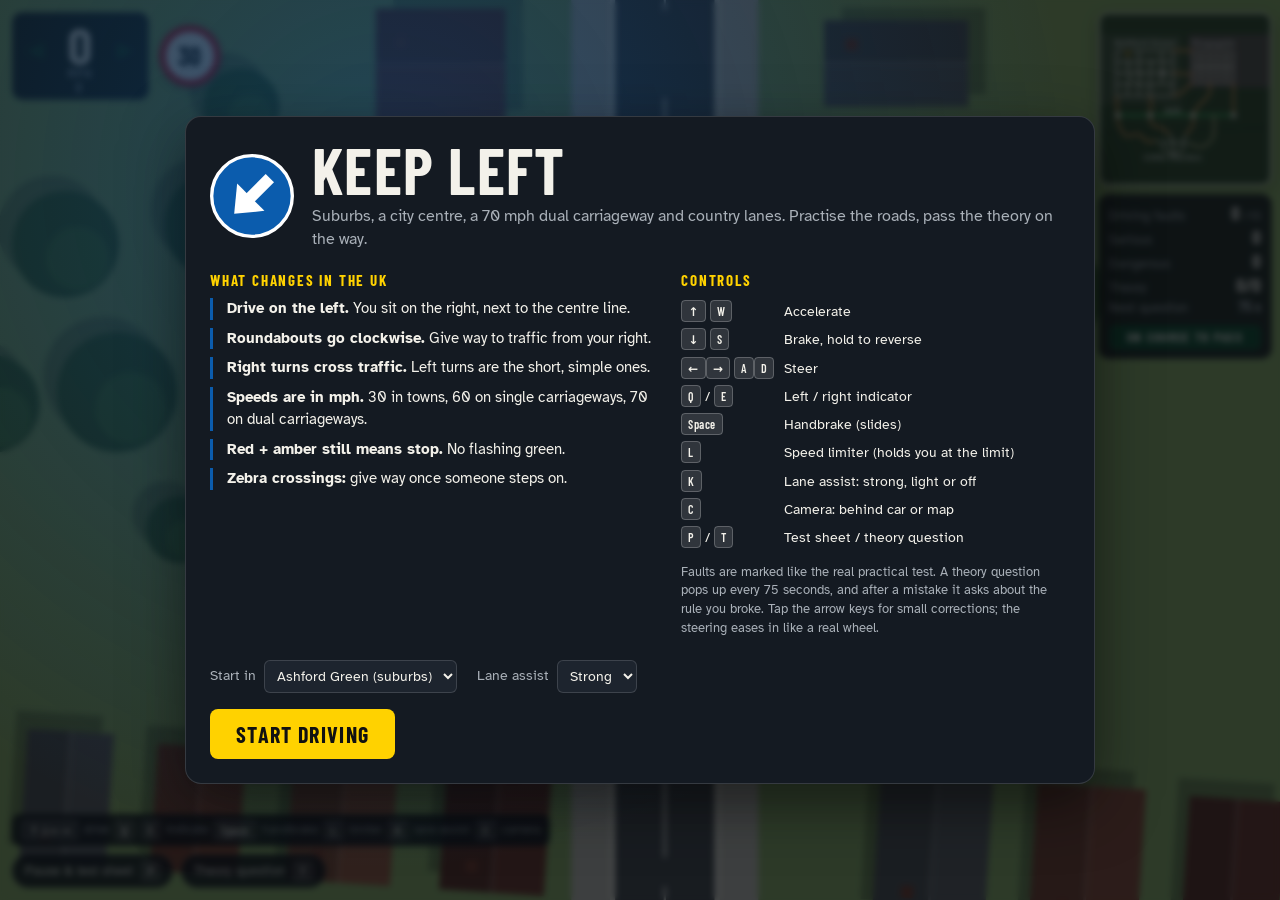
<file: index.html>
<!doctype html>
<html lang="en">
<head>
<meta charset="utf-8">
<meta name="viewport" content="width=device-width, initial-scale=1, viewport-fit=cover">
<title>Keep Left UK</title>
<meta name="claude:viewport-fit-sides" content="cover">
<link rel="preconnect" href="https://fonts.googleapis.com">
<link rel="preconnect" href="https://fonts.gstatic.com" crossorigin>
<link rel="stylesheet" href="https://fonts.googleapis.com/css2?family=Atkinson+Hyperlegible:wght@400;700&family=Barlow+Condensed:wght@500;600;700&display=swap">
<style>/* Layout: full-screen canvas, HUD pinned to the corners. Visual language borrowed from UK road signs:
   blue = information (tips), red-edged white = warnings (faults), green with yellow = theory (primary-route signs). */
:root {
  --ink: #0e1218; --panel: rgba(14, 18, 24, .86); --panel-solid: #141a22; --line: rgba(255, 255, 255, .14);
  --text: #f3f1ea; --muted: #a9b0b8;
  --sign-blue: #0b5cad; --route-green: #00703c; --route-yellow: #ffd200; --sign-red: #d4202a; --amber: #ffb000; --go: #2ee06a;
  --display: 'Barlow Condensed', 'Arial Narrow', 'Roboto Condensed', system-ui, sans-serif;
  --body: 'Atkinson Hyperlegible', system-ui, -apple-system, 'Segoe UI', sans-serif;
  color-scheme: dark;
}
html, body { height: 100%; overflow: hidden; }
body { margin: 0; background: #7da35a; color: var(--text); font: 15px/1.45 var(--body); user-select: none; -webkit-user-select: none; }
canvas#game { position: fixed; inset: 0; display: block; touch-action: none; }
button { font: inherit; color: inherit; cursor: pointer; }
button:focus-visible, select:focus-visible, input:focus-visible { outline: 3px solid var(--route-yellow); outline-offset: 2px; }
kbd { font: 600 12px/1 var(--display); letter-spacing: .04em; padding: 3px 6px; border-radius: 4px; background: rgba(255,255,255,.12); border: 1px solid rgba(255,255,255,.22); color: var(--text); }
[hidden] { display: none !important; }

.hud { position: fixed; z-index: 5; pointer-events: none; }
.hud-tl { top: calc(12px + env(safe-area-inset-top, 0px)); left: max(12px, env(safe-area-inset-left, 0px)); display: flex; gap: 10px; align-items: center; }
.speed-box { display: grid; grid-template-columns: auto auto auto; grid-template-rows: auto auto; align-items: center; gap: 0 10px;
  background: var(--panel); border: 1px solid var(--line); border-radius: 10px; padding: 8px 14px 6px; }
.speed { font-family: var(--display); font-weight: 700; font-size: 52px; line-height: .9; font-variant-numeric: tabular-nums; min-width: 2.2ch; text-align: center; }
.speed small { display: block; font-size: 13px; font-weight: 600; letter-spacing: .14em; color: var(--muted); text-transform: uppercase; }
.speed-box.over .speed { color: #ff6b5e; }
.ind { font-size: 22px; color: rgba(46,224,106,.18); transition: color .05s; }
.ind.on { color: var(--go); text-shadow: 0 0 10px rgba(46,224,106,.8); }
.gear { grid-column: 1 / -1; text-align: center; font: 600 12px/1 var(--display); letter-spacing: .2em; color: var(--muted); margin-top: 2px; }
.limit-sign { width: 62px; height: 62px; border-radius: 50%; background: #fff; box-shadow: inset 0 0 0 7px var(--sign-red), 0 2px 8px rgba(0,0,0,.35);
  display: grid; place-items: center; color: #111; font: 700 26px/1 var(--display); position: relative; overflow: hidden; }
.limit-sign[data-limit="nsl"] { box-shadow: inset 0 0 0 2px #111, 0 2px 8px rgba(0,0,0,.35); }
.limit-sign[data-limit="nsl"]::after { content: ''; position: absolute; width: 140%; height: 10px; background: #111; transform: rotate(-45deg); }

.road-label { position: fixed; z-index: 5; top: calc(118px + env(safe-area-inset-top, 0px)); left: max(12px, env(safe-area-inset-left, 0px)); pointer-events: none;
  display: grid; gap: 2px; text-shadow: 0 1px 3px rgba(0,0,0,.6); }
.road-label b { font: 700 22px/1 var(--display); letter-spacing: .02em; }
.road-label span { font: 600 12px/1 var(--display); letter-spacing: .14em; text-transform: uppercase; color: var(--route-yellow); }
.limiter { align-self: center; background: var(--sign-blue); border: 2px solid #fff; border-radius: 6px; padding: 4px 8px; font: 700 13px/1 var(--display); letter-spacing: .08em; text-transform: uppercase; }
.title-opts { display: flex; flex-wrap: wrap; gap: 12px 20px; align-items: center; margin-bottom: 16px; }
.title-opts label { display: inline-flex; gap: 8px; align-items: center; font-size: 14px; color: var(--muted); }
.title-opts select { font: inherit; padding: 6px 8px; border-radius: 6px; border: 1px solid var(--line); background: #1d242e; color: var(--text); }
.hud-tr { top: calc(12px + env(safe-area-inset-top, 0px)); right: max(12px, env(safe-area-inset-right, 0px)); width: 170px; display: grid; gap: 8px; }
#minimap { width: 170px; height: 170px; border-radius: 10px; border: 2px solid rgba(255,255,255,.7); box-shadow: 0 4px 14px rgba(0,0,0,.35); }
.tally { background: var(--panel); border: 1px solid var(--line); border-radius: 10px; padding: 8px 10px; font-size: 13px; }
.tally .row { display: flex; align-items: baseline; gap: 4px; padding: 1px 0; }
.tally .row span { flex: 1; color: var(--muted); }
.tally .row b { font: 700 18px/1.1 var(--display); font-variant-numeric: tabular-nums; }
.tally .row i { font-style: normal; color: var(--muted); font-size: 12px; }
.tally .row.small b { font-size: 14px; color: var(--muted); }
.verdict { margin-top: 6px; text-align: center; font: 700 13px/1 var(--display); letter-spacing: .1em; text-transform: uppercase; padding: 6px; border-radius: 6px; }
.verdict.pass { background: rgba(0,112,60,.55); }
.verdict.fail { background: rgba(212,32,42,.6); }

.hud-bl { bottom: calc(12px + env(safe-area-inset-bottom, 0px)); left: max(12px, env(safe-area-inset-left, 0px)); display: grid; gap: 8px; pointer-events: auto; }
.keys { background: var(--panel); border-radius: 8px; padding: 6px 10px; font-size: 12px; color: var(--muted); display: flex; flex-wrap: wrap; gap: 4px 6px; align-items: center; max-width: 60vw; }
.btns { display: flex; gap: 8px; flex-wrap: wrap; }
.chip { background: var(--panel); border: 1px solid var(--line); border-radius: 999px; padding: 6px 12px; font-size: 13px; display: inline-flex; gap: 8px; align-items: center; }
.chip:hover { border-color: rgba(255,255,255,.4); }

.faults { position: fixed; z-index: 6; top: calc(12px + env(safe-area-inset-top, 0px)); left: 50%; transform: translateX(-50%); width: min(440px, calc(100vw - 420px)); display: grid; gap: 8px; pointer-events: none; }
.fault { background: #fff; color: #111; border-radius: 8px; padding: 9px 12px 10px; box-shadow: 0 6px 20px rgba(0,0,0,.35); border-left: 8px solid var(--amber); animation: drop .25s ease-out; transition: opacity .4s, transform .4s; }
.fault.serious { border-left-color: var(--sign-red); }
.fault.dangerous { border-left-color: #111; background: #ffe9e7; }
.fault.out { opacity: 0; transform: translateY(-8px); }
.fault-sev { font: 700 12px/1 var(--display); letter-spacing: .12em; text-transform: uppercase; color: #6b6b6b; }
.fault.serious .fault-sev, .fault.dangerous .fault-sev { color: var(--sign-red); }
.fault-msg { font-weight: 700; font-size: 16px; margin: 3px 0 2px; }
.fault-tip { font-size: 13px; color: #333; }
@keyframes drop { from { opacity: 0; transform: translateY(-10px); } }

.toast { position: fixed; z-index: 7; top: 40%; left: 50%; transform: translate(-50%, -50%); background: var(--panel); padding: 8px 16px; border-radius: 8px; font-weight: 700; }
.keep-left { position: fixed; z-index: 6; left: 50%; top: 30%; transform: translate(-50%, -50%); display: grid; justify-items: center; gap: 6px; pointer-events: none; animation: pulse .6s ease-in-out infinite alternate; }
.keep-left svg { width: 96px; height: 96px; filter: drop-shadow(0 4px 12px rgba(0,0,0,.5)); }
.keep-left div { font: 700 22px/1 var(--display); letter-spacing: .14em; background: var(--sign-blue); padding: 6px 12px; border-radius: 6px; border: 2px solid #fff; }
@keyframes pulse { to { transform: translate(-50%, -50%) scale(1.07); } }

.tip { position: fixed; z-index: 6; bottom: calc(18px + env(safe-area-inset-bottom, 0px)); left: 50%; transform: translateX(-50%); width: min(560px, calc(100vw - 32px));
  background: var(--sign-blue); border: 2px solid #fff; border-radius: 8px; padding: 10px 14px; display: flex; gap: 12px; align-items: flex-start; box-shadow: 0 6px 20px rgba(0,0,0,.35); pointer-events: none; }
.tip b { flex: none; width: 24px; height: 24px; border-radius: 50%; background: #fff; color: var(--sign-blue); display: grid; place-items: center; font: 700 16px/1 Georgia, serif; font-style: italic; }
.tip.in { animation: rise .3s ease-out; }
@keyframes rise { from { opacity: 0; transform: translate(-50%, 10px); } }

.overlay { position: fixed; z-index: 20; inset: 0; display: grid; place-items: center; background: rgba(8, 12, 16, .55); backdrop-filter: blur(3px);
  padding: calc(16px + env(safe-area-inset-top, 0px)) max(16px, env(safe-area-inset-right, 0px)) calc(16px + env(safe-area-inset-bottom, 0px)) max(16px, env(safe-area-inset-left, 0px)); overflow: auto; }
.go { background: var(--route-yellow); color: #111; border: 0; border-radius: 8px; padding: 10px 18px; font: 700 17px/1 var(--display); letter-spacing: .06em; text-transform: uppercase; display: inline-flex; gap: 10px; align-items: center; }
.go kbd { background: rgba(0,0,0,.1); border-color: rgba(0,0,0,.25); color: #111; }
.go:hover { filter: brightness(1.06); }
.ghost { background: transparent; border: 1px solid var(--line); border-radius: 8px; padding: 10px 16px; }

/* Theory card: a primary-route sign. */
.q-card { width: min(640px, 100%); background: var(--route-green); border: 4px solid #fff; border-radius: 14px; padding: 18px 20px 16px; box-shadow: 0 0 0 3px var(--route-green), 0 20px 50px rgba(0,0,0,.5); }
.q-head { display: flex; gap: 10px; align-items: center; font: 600 15px/1 var(--display); letter-spacing: .06em; text-transform: uppercase; }
.route { background: var(--route-yellow); color: #111; padding: 4px 8px; border-radius: 4px; font-weight: 700; }
.q-card h2 { font: 700 24px/1.25 var(--body); margin: 14px 0 14px; text-wrap: balance; }
.answers { display: grid; gap: 8px; }
.ans { display: flex; gap: 12px; align-items: center; text-align: left; background: rgba(0,0,0,.18); border: 2px solid rgba(255,255,255,.55); border-radius: 8px; padding: 10px 12px; font-size: 16px; }
.ans b { flex: none; width: 28px; height: 28px; border-radius: 4px; background: var(--route-yellow); color: #111; display: grid; place-items: center; font: 700 17px/1 var(--display); }
.ans:hover:not(:disabled) { background: rgba(0,0,0,.3); border-color: #fff; }
.ans:disabled { cursor: default; opacity: .7; }
.ans.correct { opacity: 1; background: #fff; color: #0a3d22; border-color: #fff; }
.ans.correct b { background: var(--route-green); color: #fff; }
.ans.wrong { opacity: 1; background: var(--sign-red); border-color: #fff; }
.q-feedback { margin-top: 12px; padding: 10px 12px; border-radius: 8px; background: rgba(0,0,0,.25); font-size: 15px; }
.q-feedback.right strong { color: var(--route-yellow); }
.q-feedback.wrong strong { color: #ffb3ad; }
.q-foot { display: flex; justify-content: space-between; align-items: center; gap: 12px; margin-top: 12px; font-size: 13px; color: rgba(255,255,255,.75); flex-wrap: wrap; }

/* Test sheet. */
.sheet { width: min(760px, 100%); max-height: 100%; overflow: auto; background: #f6f4ee; color: #16191d; border-radius: 12px; padding: 18px 20px; box-shadow: 0 20px 50px rgba(0,0,0,.5); }
.sheet-head h2 { font: 700 28px/1 var(--display); letter-spacing: .04em; text-transform: uppercase; margin: 0 0 4px; }
.sheet-head span { color: #555; font-size: 14px; }
#sheetSummary { display: flex; gap: 16px; align-items: center; margin: 14px 0; flex-wrap: wrap; }
.result { font: 700 34px/1 var(--display); letter-spacing: .1em; padding: 10px 16px; border-radius: 8px; color: #fff; }
.result.pass { background: var(--route-green); } .result.fail { background: var(--sign-red); }
.sum-grid { display: flex; gap: 18px; flex-wrap: wrap; }
.sum-grid div { display: grid; }
.sum-grid b { font: 700 26px/1 var(--display); font-variant-numeric: tabular-nums; }
.sum-grid span { font-size: 12px; color: #555; }
.table-wrap { overflow-x: auto; }
.dl25 { width: 100%; border-collapse: collapse; font-size: 14px; }
.dl25 th, .dl25 td { border: 1px solid #c9c4b6; padding: 6px 8px; text-align: left; vertical-align: middle; }
.dl25 thead th { background: #e6e1d3; font: 700 13px/1 var(--display); letter-spacing: .08em; text-transform: uppercase; }
.dl25 tbody th { font-weight: 700; white-space: nowrap; }
.dl25 .tally { font: 700 18px/1 var(--display); letter-spacing: 2px; color: #1d4e89; background: none; border-radius: 0; padding: 6px 8px; }
.dl25 .box { width: 34px; text-align: center; font: 700 18px/1 var(--display); }
.dl25 .box.marked { background: #ffd9d6; color: var(--sign-red); } .dl25 .box.marked.d { background: #16191d; color: #fff; }
.dl25 .last { color: #444; font-size: 13px; }
.dl25 .empty { text-align: center; color: #555; padding: 14px; }
.review { margin-top: 12px; font-size: 14px; }
.review h3 { font: 700 16px/1 var(--display); letter-spacing: .06em; text-transform: uppercase; margin: 8px 0; }
.review p { margin: 6px 0; padding-left: 10px; border-left: 3px solid var(--route-green); }
.settings { display: flex; flex-wrap: wrap; gap: 10px 18px; margin-top: 14px; padding-top: 12px; border-top: 1px solid #d8d3c5; font-size: 14px; align-items: center; }
.settings label { display: inline-flex; gap: 8px; align-items: center; }
.settings select { font: inherit; padding: 4px 6px; border-radius: 6px; border: 1px solid #b9b3a3; background: #fff; color: #111; color-scheme: light; }
.sheet-foot { display: flex; justify-content: flex-end; gap: 10px; margin-top: 16px; }
.sheet .ghost { border-color: #b9b3a3; color: #16191d; }

/* Title. */
.title { background: radial-gradient(circle at 30% 20%, rgba(11,92,173,.35), transparent 60%), rgba(8, 12, 16, .72); }
.title-card { width: min(860px, 100%); background: var(--panel-solid); border: 1px solid var(--line); border-radius: 16px; padding: 24px; box-shadow: 0 20px 60px rgba(0,0,0,.5); }
.brand { display: flex; gap: 18px; align-items: center; }
.brand svg { width: 84px; height: 84px; flex: none; }
.brand h1 { font: 700 64px/0.9 var(--display); letter-spacing: .02em; text-transform: uppercase; margin: 0; }
.brand p { margin: 6px 0 0; color: var(--muted); font-size: 16px; }
.cols { display: grid; grid-template-columns: 1.15fr 1fr; gap: 24px; margin: 22px 0; }
.cols section { min-width: 0; }
.cols h3 { font: 700 15px/1 var(--display); letter-spacing: .12em; text-transform: uppercase; color: var(--route-yellow); margin: 0 0 10px; }
.diff { list-style: none; padding: 0; margin: 0; display: grid; gap: 8px; }
.diff li { padding-left: 14px; border-left: 3px solid var(--sign-blue); }
.ctrl { border-collapse: collapse; font-size: 14px; }
.ctrl td { padding: 4px 10px 4px 0; }
.ctrl td:first-child { white-space: nowrap; }
.note { color: var(--muted); font-size: 13px; margin: 10px 0 0; }
.go.big { font-size: 22px; padding: 14px 26px; }

/* Touch controls. */
.touch { position: fixed; z-index: 8; left: 0; right: 0; bottom: 0; display: flex; justify-content: space-between; align-items: flex-end;
  padding: 0 max(12px, env(safe-area-inset-right, 0px)) calc(12px + env(safe-area-inset-bottom, 0px)) max(12px, env(safe-area-inset-left, 0px)); pointer-events: none; }
.touch .pad { display: flex; gap: 10px; pointer-events: auto; }
.touch button { width: 70px; height: 70px; border-radius: 50%; border: 2px solid rgba(255,255,255,.6); background: rgba(14,18,24,.55); font-size: 24px; touch-action: none; }
.touch button.small { width: 50px; height: 50px; font-size: 16px; }
.touch button.down { background: rgba(255,210,0,.6); color: #111; }
.touch:not([hidden]) ~ .hud-bl .keys { display: none; }

@media (max-width: 760px) {
  .cols { grid-template-columns: 1fr; }
  .brand h1 { font-size: 44px; }
  .hud-tr { width: 120px; } #minimap { width: 120px; height: 120px; }
  .tally { font-size: 11px; } .tally .row b { font-size: 15px; }
  .faults { width: calc(100vw - 164px); left: max(12px, env(safe-area-inset-left, 0px)); transform: none; top: calc(110px + env(safe-area-inset-top, 0px)); }
  .fault-msg { font-size: 14px; } .fault-tip { font-size: 12px; }
  .speed { font-size: 38px; } .limit-sign { width: 48px; height: 48px; font-size: 20px; }
  .road-label { top: calc(96px + env(safe-area-inset-top, 0px)); } .road-label b { font-size: 17px; }
  .keys { display: none; }
  .hud-bl { bottom: calc(152px + env(safe-area-inset-bottom, 0px)); }
  .tip { bottom: calc(196px + env(safe-area-inset-bottom, 0px)); font-size: 13px; padding: 8px 10px; }
  .touch button { width: 58px; height: 58px; font-size: 20px; }
  .touch button.small { width: 40px; height: 40px; font-size: 14px; }
  .touch .pad { gap: 8px; }
  .touch .pad.mid { flex-direction: column; gap: 6px; }
  .chip { font-size: 12px; padding: 5px 10px; }
  .chip kbd { display: none; }
}
@media (prefers-reduced-motion: reduce) { .keep-left, .fault, .tip.in { animation: none; } }
</style>
</head>
<body>

<canvas id="game" aria-label="Top-down view of the town and your car"></canvas>

<div class="hud hud-tl">
  <div class="speed-box" id="speedBox">
    <div class="ind" id="indL" aria-label="Left indicator">◀</div>
    <div class="speed"><span id="speed">0</span><small>mph</small></div>
    <div class="ind" id="indR" aria-label="Right indicator">▶</div>
    <div class="gear" id="gear">D</div>
  </div>
  <div class="limit-sign" id="limitSign" data-limit="30" title="Current speed limit"><span>30</span></div>
  <div class="limiter" id="limiter" hidden>Limiter</div>
</div>
<div class="road-label" aria-live="polite"><b id="roadName"></b><span id="district"></span></div>

<div class="hud hud-tr">
  <canvas id="minimap" width="200" height="200" aria-label="Map"></canvas>
  <div class="tally">
    <div class="row"><span>Driving faults</span><b id="tMinor">0</b><i>/15</i></div>
    <div class="row"><span>Serious</span><b id="tSerious">0</b></div>
    <div class="row"><span>Dangerous</span><b id="tDanger">0</b></div>
    <div class="row"><span>Theory</span><b id="tTheory">0/0</b></div>
    <div class="row small"><span>Next question</span><b id="qNext">–</b></div>
    <div class="verdict pass" id="verdict">On course to pass</div>
  </div>
</div>

<div id="faults" class="faults" aria-live="polite"></div>
<div id="toast" class="toast" hidden></div>
<div id="keepLeft" class="keep-left" hidden>
  <svg viewBox="0 0 100 100" aria-hidden="true"><circle cx="50" cy="50" r="48" fill="#0b5cad" stroke="#fff" stroke-width="4"/><g transform="rotate(45 50 50)" fill="#fff"><rect x="43" y="20" width="14" height="36"/><path d="M27 52 H73 L50 80 Z"/></g></svg>
  <div>KEEP LEFT</div>
</div>
<div id="tip" class="tip" hidden><b>i</b><span id="tipText"></span></div>

<div class="hud hud-bl">
  <div class="keys"><kbd>↑↓←→</kbd> drive <kbd>Q</kbd><kbd>E</kbd> indicate <kbd>Space</kbd> handbrake <kbd>L</kbd> limiter <kbd>K</kbd> lane assist <kbd>C</kbd> camera</div>
  <div class="btns"><button id="pauseBtn" class="chip">Pause &amp; test sheet <kbd>P</kbd></button><button id="quizBtn" class="chip">Theory question <kbd>T</kbd></button></div>
</div>

<div id="touch" class="touch" hidden>
  <div class="pad left"><button id="tLeft" aria-label="Steer left">◀</button><button id="tRight" aria-label="Steer right">▶</button></div>
  <div class="pad mid"><button id="tIndL" class="small" aria-label="Left indicator">⇦</button><button id="tHand" class="small" aria-label="Handbrake">HB</button><button id="tIndR" class="small" aria-label="Right indicator">⇨</button></div>
  <div class="pad right"><button id="tBrake" aria-label="Brake">▼</button><button id="tGas" aria-label="Accelerate">▲</button></div>
</div>

<div id="question" class="overlay" hidden>
  <div class="q-card" role="dialog" aria-modal="true" aria-labelledby="qText">
    <div class="q-head"><span class="route">THEORY</span><span id="qTopic">Roundabouts</span></div>
    <h2 id="qText">Question</h2>
    <div id="qAnswers" class="answers"></div>
    <div id="qFeedback" class="q-feedback" hidden></div>
    <div class="q-foot"><span>Press 1–4 to answer</span><button id="qContinue" class="go" hidden>Back to driving <kbd>Enter</kbd></button></div>
  </div>
</div>

<div id="pause" class="overlay" hidden>
  <div class="sheet" role="dialog" aria-modal="true" aria-labelledby="sheetTitle">
    <div class="sheet-head"><h2 id="sheetTitle">Test sheet</h2><span>Marked the way a UK examiner would: 15 or fewer driving faults and no serious or dangerous faults is a pass.</span></div>
    <div id="sheetSummary"></div>
    <div class="table-wrap"><table class="dl25"><thead><tr><th>Category</th><th>Driving faults</th><th>S</th><th>D</th><th>Latest</th></tr></thead><tbody id="sheetRows"></tbody></table></div>
    <div id="sheetReview" class="review"></div>
    <div class="settings">
      <label for="qInterval">Theory questions
        <select id="qInterval"><option value="45">Every 45 s</option><option value="75">Every 75 s</option><option value="120">Every 2 min</option><option value="240">Every 4 min</option><option value="0">Off (press T)</option></select></label>
      <label for="assistMode">Lane assist
        <select id="assistMode"><option value="strong">Strong: keeps you centred</option><option value="light">Light: lines you up</option><option value="off">Off</option></select></label>
      <label for="camMode">Camera
        <select id="camMode"><option value="chase">Behind the car</option><option value="north">North up (map)</option></select></label>
      <label class="check" for="tipsOn"><input type="checkbox" id="tipsOn"> Coaching tips</label>
      <label class="check" for="soundOn"><input type="checkbox" id="soundOn"> Sound</label>
    </div>
    <div class="sheet-foot"><button id="restartBtn" class="ghost">New session</button><button id="resumeBtn" class="go">Resume driving <kbd>P</kbd></button></div>
  </div>
</div>

<div id="title" class="overlay title">
  <div class="title-card">
    <div class="brand">
      <svg viewBox="0 0 100 100" aria-hidden="true"><circle cx="50" cy="50" r="48" fill="#0b5cad" stroke="#fff" stroke-width="4"/><g transform="rotate(45 50 50)" fill="#fff"><rect x="43" y="20" width="14" height="36"/><path d="M27 52 H73 L50 80 Z"/></g></svg>
      <div><h1>Keep Left</h1><p>Suburbs, a city centre, a 70 mph dual carriageway and country lanes. Practise the roads, pass the theory on the way.</p></div>
    </div>
    <div class="cols">
      <section>
        <h3>What changes in the UK</h3>
        <ul class="diff">
          <li><b>Drive on the left.</b> You sit on the right, next to the centre line.</li>
          <li><b>Roundabouts go clockwise.</b> Give way to traffic from your right.</li>
          <li><b>Right turns cross traffic.</b> Left turns are the short, simple ones.</li>
          <li><b>Speeds are in mph.</b> 30 in towns, 60 on single carriageways, 70 on dual carriageways.</li>
          <li><b>Red + amber still means stop.</b> No flashing green.</li>
          <li><b>Zebra crossings:</b> give way once someone steps on.</li>
        </ul>
      </section>
      <section>
        <h3>Controls</h3>
        <table class="ctrl">
          <tr><td><kbd>↑</kbd> <kbd>W</kbd></td><td>Accelerate</td></tr>
          <tr><td><kbd>↓</kbd> <kbd>S</kbd></td><td>Brake, hold to reverse</td></tr>
          <tr><td><kbd>←</kbd><kbd>→</kbd> <kbd>A</kbd><kbd>D</kbd></td><td>Steer</td></tr>
          <tr><td><kbd>Q</kbd> / <kbd>E</kbd></td><td>Left / right indicator</td></tr>
          <tr><td><kbd>Space</kbd></td><td>Handbrake (slides)</td></tr>
          <tr><td><kbd>L</kbd></td><td>Speed limiter (holds you at the limit)</td></tr>
          <tr><td><kbd>K</kbd></td><td>Lane assist: strong, light or off</td></tr>
          <tr><td><kbd>C</kbd></td><td>Camera: behind car or map</td></tr>
          <tr><td><kbd>P</kbd> / <kbd>T</kbd></td><td>Test sheet / theory question</td></tr>
        </table>
        <p class="note">Faults are marked like the real practical test. A theory question pops up every 75 seconds, and after a mistake it asks about the rule you broke. Tap the arrow keys for small corrections; the steering eases in like a real wheel.</p>
      </section>
    </div>
    <div class="title-opts">
      <label for="startAt">Start in
        <select id="startAt"><option value="suburb">Ashford Green (suburbs)</option><option value="city">Kingsgate (city centre)</option><option value="bypass">Near the A40 bypass</option><option value="village">Little Mardon (village)</option></select></label>
      <label for="assistTitle">Lane assist
        <select id="assistTitle"><option value="strong">Strong</option><option value="light">Light</option><option value="off">Off</option></select></label>
    </div>
    <button id="startBtn" class="go big">Start driving</button>
  </div>
</div>
<script>// UK theory-test style questions. Each: t = topic, q = question, a = answers, c = index of the correct answer,
// e = explanation shown after answering (with the Highway Code rule where one applies).
// Topics match the fault categories so a question can follow a related mistake.
const QUESTIONS = [
  // ---- Speed limits & stopping distances
  { t: 'speed', q: 'What is the national speed limit for a car on a single carriageway road?',
    a: ['60 mph', '50 mph', '70 mph', '40 mph'], c: 0,
    e: 'Cars: 30 mph in built-up areas, 60 mph on single carriageways, 70 mph on dual carriageways and motorways (Rule 124).' },
  { t: 'speed', q: 'What is the national speed limit for a car on a dual carriageway?',
    a: ['70 mph', '60 mph', '50 mph', '80 mph'], c: 0,
    e: 'Dual carriageways and motorways are 70 mph for cars unless signs show a lower limit (Rule 124).' },
  { t: 'speed', q: 'You are in a built-up area with street lights and see no speed limit signs. What is the limit?',
    a: ['30 mph', '20 mph', '40 mph', '60 mph'], c: 0,
    e: 'Street lights usually mean a 30 mph limit unless signs say otherwise (Rule 124).' },
  { t: 'speed', q: 'What is the typical overall stopping distance at 30 mph on a dry road?',
    a: ['23 metres (75 feet)', '12 metres (40 feet)', '36 metres (118 feet)', '53 metres (175 feet)'], c: 0,
    e: '30 mph: 9 m thinking + 14 m braking = 23 m. That is about six car lengths (Rule 126).' },
  { t: 'speed', q: 'What is the typical overall stopping distance at 70 mph on a dry road?',
    a: ['96 metres (315 feet)', '73 metres (240 feet)', '53 metres (175 feet)', '120 metres (394 feet)'], c: 0,
    e: '70 mph: 21 m thinking + 75 m braking = 96 m, about 24 car lengths (Rule 126).' },
  { t: 'speed', q: 'What is the typical overall stopping distance at 60 mph on a dry road?',
    a: ['73 metres (240 feet)', '53 metres (175 feet)', '96 metres (315 feet)', '36 metres (118 feet)'], c: 0,
    e: '60 mph: 18 m thinking + 55 m braking = 73 m (Rule 126).' },
  { t: 'speed', q: 'UK speed limit signs and speedometers use which unit?',
    a: ['Miles per hour', 'Kilometres per hour', 'Either, depending on the road', 'Knots'], c: 0,
    e: 'UK limits are in mph. 30 mph ≈ 48 km/h, 60 mph ≈ 97 km/h, 70 mph ≈ 113 km/h. Distances on signs are in miles and yards.' },
  { t: 'speed', q: 'A sign shows a white circle with a black diagonal stripe. What does it mean?',
    a: ['National speed limit applies', 'End of all restrictions, no limit', 'No overtaking', 'Motorway ends'], c: 0,
    e: 'It means the national limit for that type of road and vehicle: 60 mph single carriageway, 70 mph dual carriageway for cars.' },

  // ---- Following distance & safety
  { t: 'safety', q: 'In good, dry conditions, what gap should you leave to the vehicle in front?',
    a: ['At least a two-second gap', 'At least one second', 'One car length', 'At least five seconds'], c: 0,
    e: 'Leave at least two seconds in dry conditions, at least double in the wet, and up to ten times on icy roads (Rule 126).' },
  { t: 'safety', q: 'How should your following gap change on a wet road?',
    a: ['At least double it', 'Keep it the same', 'Halve it, as tyres grip less', 'Ten times it'], c: 0,
    e: 'On wet roads the gap should be at least doubled (Rule 126). Icy roads can need up to ten times the dry gap.' },
  { t: 'safety', q: 'You are overtaking a cyclist at 30 mph. What is the minimum space you should leave?',
    a: ['At least 1.5 metres', 'At least 0.5 metres', 'One car width is never needed', 'At least 5 metres'], c: 0,
    e: 'Since 2022 the Highway Code says leave at least 1.5 m when overtaking cyclists at up to 30 mph, and more at higher speeds (Rule 163).' },
  { t: 'safety', q: 'How long should you drive before taking a break on a long journey?',
    a: ['A break of at least 15 minutes every two hours', 'Every four hours', 'Only when you feel tired', 'Every 30 minutes'], c: 0,
    e: 'Rule 91 recommends at least a 15-minute break after every two hours of driving.' },
  { t: 'safety', q: 'What is the "Dutch Reach"?',
    a: ['Opening the car door with the hand furthest from it, so you look back for cyclists', 'Reaching for the handbrake with your left hand', 'Checking the left mirror before turning left', 'A Dutch-style roundabout'], c: 0,
    e: 'Using the far hand turns your body so you see cyclists and pedestrians before opening the door (Rule 239).' },
  { t: 'safety', q: 'When may you use front or rear fog lights?',
    a: ['When visibility is seriously reduced, generally under 100 metres', 'Whenever it is dark', 'When it is raining lightly', 'On any motorway at night'], c: 0,
    e: 'Use fog lights when visibility is seriously reduced, generally under 100 m, and switch them off when it improves (Rule 226).' },

  // ---- Roundabouts
  { t: 'roundabout', q: 'Which way do you travel round a roundabout in the UK?',
    a: ['Clockwise (turn left onto it)', 'Anticlockwise (turn right onto it)', 'Either way if it is clear', 'Depends on the size'], c: 0,
    e: 'UK roundabouts go clockwise. You turn left onto them and give way to traffic coming from your right (Rule 185).' },
  { t: 'roundabout', q: 'At a roundabout, who normally has priority?',
    a: ['Traffic already on the roundabout, coming from your right', 'Traffic coming from your left', 'Whoever arrives first', 'The larger vehicle'], c: 0,
    e: 'Give priority to traffic approaching from your right unless signs or road markings say otherwise (Rule 185).' },
  { t: 'roundabout', q: 'You want the first exit (turning left) at a roundabout. What should you normally do?',
    a: ['Signal left, approach in the left lane and keep left', 'Signal right and use the right lane', 'Give no signal and use any lane', 'Signal left only once on the roundabout'], c: 0,
    e: 'For the first exit: signal left, approach in the left lane, keep to the left on the roundabout (Rule 186).' },
  { t: 'roundabout', q: 'You will leave a roundabout by an exit past "12 o\'clock" (turning right). What should you normally do?',
    a: ['Signal right, approach in the right lane, then signal left after the exit before yours', 'Signal left all the way round', 'Use the left lane with no signal', 'Signal right until you leave'], c: 0,
    e: 'Signal right and use the right-hand lane, keep to the right on the roundabout, then change to a left signal after passing the exit before the one you want (Rule 186).' },
  { t: 'roundabout', q: 'Going straight ahead at a roundabout, when should you signal?',
    a: ['Normally no signal on approach; signal left after passing the exit before yours', 'Signal right on approach', 'Signal left on approach', 'Use hazard lights'], c: 0,
    e: 'Going ahead: no signal on approach unless markings say otherwise, then signal left after passing the exit before the one you want (Rule 186).' },
  { t: 'roundabout', q: 'At a mini-roundabout, what should you do with the white central circle?',
    a: ['Pass around it; do not drive over it unless your vehicle is too large', 'Drive straight over it', 'Stop on it to give way', 'Use it to turn right sharply'], c: 0,
    e: 'Treat mini-roundabouts like normal ones: give way to the right and pass around the central marking (Rule 188).' },

  // ---- Traffic lights
  { t: 'lights', q: 'What does a steady amber light mean?',
    a: ['Stop, unless you have crossed the stop line or are so close that stopping may cause a collision', 'Speed up to get through', 'Go if the way is clear', 'Prepare to go'], c: 0,
    e: 'Amber means STOP at the stop line. Only continue if you have crossed it or are so close that pulling up might cause a crash (Rule 175).' },
  { t: 'lights', q: 'The lights show red and amber together. What does this mean?',
    a: ['Stop. Do not go until green shows', 'Go if the way is clear', 'The lights are broken', 'Proceed with caution'], c: 0,
    e: 'Red and amber together still means STOP. Wait for green. UK sequence: red, red + amber, green, amber, red (Rule 175).' },
  { t: 'lights', q: 'What is the order of UK traffic lights after green?',
    a: ['Amber, then red', 'Red, then amber', 'Flashing green, then red', 'Red and amber, then red'], c: 0,
    e: 'Green → amber → red → red + amber → green. Unlike some countries, there is no flashing green.' },
  { t: 'lights', q: 'The light is green. You are turning left and pedestrians are crossing the road you are turning into. What do you do?',
    a: ['Give way to the pedestrians', 'Go, as green gives you priority', 'Sound the horn and go', 'Flash your lights at them'], c: 0,
    e: 'Green means go only if the way is clear. Give way to pedestrians crossing the road you turn into (Rules 170, 176, H2).' },
  { t: 'lights', q: 'Where must you stop at a red light?',
    a: ['Behind the white stop line', 'Level with the traffic light post', 'Anywhere before the junction box', 'In the cyclist advanced stop area'], c: 0,
    e: 'You MUST stop behind the white stop line on your side of the road (Rule 176).' },
  { t: 'lights', q: 'A green filter arrow shows while the main light is red. What does it mean?',
    a: ['You may go in the direction of the arrow if it is clear', 'All traffic may go', 'Only buses may go', 'Stop and wait'], c: 0,
    e: 'A green arrow lets you go in that direction even if other lights are showing (Rule 177).' },

  // ---- Crossings
  { t: 'crossing', q: 'When MUST you give way at a zebra crossing?',
    a: ['When a pedestrian has moved onto the crossing', 'Only when the beacons flash faster', 'Only when a pedestrian waves you on', 'Only at night'], c: 0,
    e: 'You MUST give way once someone has moved onto a zebra crossing, and should be ready to stop for people waiting (Rule 195).' },
  { t: 'crossing', q: 'How do you recognise a zebra crossing?',
    a: ['Black and white stripes with flashing amber beacons on poles', 'Red lights and a push button', 'Yellow stripes with no beacons', 'Green man signal'], c: 0,
    e: 'Zebra crossings have black-and-white stripes, Belisha beacons (flashing amber globes) and zigzag lines.' },
  { t: 'crossing', q: 'What do white zigzag lines either side of a crossing mean?',
    a: ['No parking and no overtaking the moving vehicle nearest the crossing', 'Slow to 10 mph', 'Bus stop', 'You may park for 5 minutes'], c: 0,
    e: 'You MUST NOT park on the zigzags, and must not overtake the moving vehicle nearest the crossing (Rules 191, 240).' },
  { t: 'crossing', q: 'At a pelican crossing the amber light is flashing. What should you do?',
    a: ['Give way to pedestrians still on the crossing, then go if clear', 'Stop and wait for green', 'Go immediately', 'Sound the horn'], c: 0,
    e: 'Flashing amber at a pelican crossing: give way to anyone still crossing, then continue if clear (Rule 196).' },
  { t: 'crossing', q: 'Who can use a toucan crossing?',
    a: ['Pedestrians and cyclists', 'Only pedestrians', 'Horse riders only', 'Buses and taxis'], c: 0,
    e: '"Two can" cross: pedestrians and cyclists. Equestrian (Pegasus) crossings are for horse riders (Rules 199, 25).' },
  { t: 'crossing', q: 'A school crossing patrol shows a "STOP – children" sign. What must you do?',
    a: ['Stop', 'Slow down and go if clear', 'Sound your horn', 'Go round them'], c: 0,
    e: 'You MUST stop when a school crossing patrol shows the stop sign (Rule 210).' },
];

QUESTIONS.push(
  // ---- Junctions
  { t: 'junction', q: 'Under the 2022 Highway Code, you are turning left into a side road and a pedestrian is waiting to cross it. What should you do?',
    a: ['Give way to the pedestrian', 'Carry on, you have priority', 'Sound the horn to warn them', 'Wave them across from the car'], c: 0,
    e: 'At a junction, give way to pedestrians crossing or waiting to cross a road you are turning into or out of (Rule H2).' },
  { t: 'junction', q: 'You are turning right from a main road into a side road. Where should you position your car?',
    a: ['Just left of the centre line', 'Close to the left kerb', 'On the right side of the road', 'In the middle of the junction'], c: 0,
    e: 'Position just left of the centre line and wait for a safe gap in oncoming traffic (Rule 179). In the UK the right turn is the "big" turn across traffic.' },
  { t: 'junction', q: 'After turning right into a new road, which side of that road should you be on?',
    a: ['The left side', 'The right side', 'The middle until you pass the junction', 'Whichever is clearer'], c: 0,
    e: 'Always finish your turn in the left lane of the new road. This is the most common mistake for drivers from right-hand traffic countries (Rule 160).' },
  { t: 'junction', q: 'Two cars facing each other at a crossroads both want to turn right. What is generally the safest method?',
    a: ['Pass offside to offside (behind each other)', 'Pass nearside to nearside (in front of each other)', 'The first to flash headlights goes', 'Both wait for a gap'], c: 0,
    e: 'Turning offside to offside (driver side to driver side, passing behind each other) is generally safest because you can see oncoming traffic (Rule 181).' },
  { t: 'junction', q: 'When may you enter a yellow box junction?',
    a: ['When your exit is clear, or when turning right and only blocked by oncoming traffic', 'Whenever the light is green', 'Never', 'When the traffic ahead is moving'], c: 0,
    e: 'You MUST NOT enter the box unless your exit is clear, except when turning right and held only by oncoming traffic (Rule 174).' },
  { t: 'junction', q: 'What must you do at a red octagonal STOP sign?',
    a: ['Stop completely at the line, even if the road is clear', 'Slow down and go if clear', 'Stop only if traffic is coming', 'Give way to the left'], c: 0,
    e: 'At a STOP sign you MUST stop at the solid white line, then go when safe (Rule 171).' },
  { t: 'junction', q: 'What does a double broken white line across your lane at a junction mean?',
    a: ['Give way to traffic on the major road', 'Stop and wait 3 seconds', 'You have priority', 'No entry'], c: 0,
    e: 'Double broken lines (often with an inverted triangle sign) mean give way to traffic on the major road (Rule 172).' },
  { t: 'junction', q: 'Who has priority at an unmarked crossroads?',
    a: ['Nobody. Treat it with great care', 'Traffic from the right', 'Traffic from the left', 'The wider road'], c: 0,
    e: 'At an unmarked crossroads no one has priority. Look carefully and be ready to stop (Rule 146).' },

  // ---- Keeping left & lane discipline
  { t: 'keepleft', q: 'Where should you normally drive on a two-way road?',
    a: ['Keep to the left, unless signs or markings say otherwise', 'In the centre of the road', 'Keep to the right', 'In whichever lane is smoothest'], c: 0,
    e: 'Keep to the left unless road signs or markings indicate otherwise (Rule 160). The driver sits on the right, near the centre line.' },
  { t: 'keepleft', q: 'On which side should you normally overtake?',
    a: ['On the right', 'On the left', 'Either side', 'On the left on dual carriageways'], c: 0,
    e: 'Overtake on the right. Only pass on the left in limited cases, such as when the vehicle ahead is turning right (Rules 163, 167).' },
  { t: 'keepleft', q: 'On a three-lane motorway with light traffic, which lane should you use?',
    a: ['The left lane, using others only to overtake', 'The middle lane', 'The right lane', 'Any lane'], c: 0,
    e: 'Drive in the left lane and return to it after overtaking. Hogging the middle lane can bring a careless driving fine (Rule 264).' },
  { t: 'keepleft', q: 'When may you pass on the left (undertake) on a motorway?',
    a: ['In slow queues of traffic, when the lane on your right is moving more slowly', 'Whenever the left lane is free', 'Never', 'When a driver is hogging the middle lane'], c: 0,
    e: 'Do not overtake on the left except in congested, queuing traffic where the lane to your right is moving more slowly (Rule 268).' },
  { t: 'keepleft', q: 'You come out of a car park onto an empty road at night. What is the main risk for a driver used to right-hand traffic?',
    a: ['Instinctively driving on the right side', 'Driving too slowly', 'Forgetting headlights are needed', 'Missing a speed camera'], c: 0,
    e: 'Empty roads with no other traffic to follow are where people drift to the right. Say "keep left" out loud after every turn and stop.' },

  // ---- Signals
  { t: 'signals', q: 'What is the routine to use before changing speed or direction?',
    a: ['Mirrors – Signal – Manoeuvre', 'Signal – Manoeuvre – Mirrors', 'Brake – Signal – Turn', 'Manoeuvre – Mirrors – Signal'], c: 0,
    e: 'Mirrors, Signal, Manoeuvre (MSM). The manoeuvre part is Position, Speed, Look (PSL).' },
  { t: 'signals', q: 'What is the only official meaning of flashing your headlights?',
    a: ['To let other road users know you are there', '"After you, please go"', '"Thank you"', '"Danger ahead, slow down"'], c: 0,
    e: 'Only flash headlights to let others know you are there. Never assume a flash from someone else means it is safe to go (Rule 110).' },
  { t: 'signals', q: 'When must you not use your horn in a built-up area while moving?',
    a: ['Between 11.30 pm and 7.00 am', 'Between 10 pm and 6 am', 'On Sundays', 'Between midnight and 5 am'], c: 0,
    e: 'Do not sound the horn when stationary, or between 11.30 pm and 7.00 am in a built-up area, unless another road user poses a danger (Rule 112).' },
  { t: 'signals', q: 'When may you use hazard warning lights while driving?',
    a: ['On a motorway or unrestricted dual carriageway, briefly, to warn of a hazard ahead', 'When parking on double yellow lines', 'To say thank you', 'When driving slowly in town'], c: 0,
    e: 'Use them when stationary and obstructing, or briefly on motorways/unrestricted dual carriageways to warn traffic behind of a hazard ahead (Rule 116).' },
  { t: 'signals', q: 'You signalled to turn, then changed your mind. What should you do?',
    a: ['Cancel the signal straight away', 'Leave it on until the next junction', 'Turn anyway', 'Switch on hazard lights'], c: 0,
    e: 'Signals must be correct and cancelled after use so they do not mislead others (Rule 103).' },

  // ---- Signs & markings
  { t: 'signs', q: 'What do road signs in a red circle usually do?',
    a: ['Give orders, mostly prohibitions', 'Give warnings', 'Give information', 'Show tourist sites'], c: 0,
    e: 'Circles give orders (red ring = prohibition, blue = mandatory), triangles warn, rectangles inform.' },
  { t: 'signs', q: 'What do blue circular signs usually show?',
    a: ['A positive instruction you must follow', 'A warning', 'A prohibition', 'Motorway information'], c: 0,
    e: 'Blue circles give mandatory instructions, such as "turn left" or "keep left".' },
  { t: 'signs', q: 'Double white lines: the line nearest you is solid. What does this mean?',
    a: ['You must not cross or straddle it, except in limited cases', 'You may overtake if clear', 'Parking allowed', 'Bus lane ahead'], c: 0,
    e: 'You MUST NOT cross a solid line on your side except to enter premises/side roads, pass a stationary vehicle, or overtake a cyclist, horse or works vehicle at 10 mph or less (Rule 129).' },
  { t: 'signs', q: 'What do green direction signs with yellow numbers indicate?',
    a: ['Primary routes (main A-roads)', 'Motorways', 'Local roads', 'Tourist attractions'], c: 0,
    e: 'Green = primary routes, blue = motorways, white = local routes, brown = tourist signs.' },
  { t: 'signs', q: 'What do double yellow lines along the edge of the road mean?',
    a: ['No waiting at any time', 'No waiting during the day only', 'Loading only', 'Bus lane'], c: 0,
    e: 'Double yellow lines: no waiting at any time, unless signs show seasonal restrictions (Rule 238).' },
  { t: 'signs', q: 'On a motorway, what colour are the reflective studs between the hard shoulder and the left lane?',
    a: ['Red', 'Amber', 'Green', 'White'], c: 0,
    e: 'Red on the left edge, amber by the central reservation, white between lanes, green at slip roads and lay-bys (Rule 132).' },

  // ---- Motorways
  { t: 'motorway', q: 'A red X shows above your motorway lane. What must you do?',
    a: ['Do not drive in that lane; move out of it safely', 'Slow to 40 mph and continue', 'Use the hard shoulder', 'Stop immediately'], c: 0,
    e: 'A red X means the lane is closed. You MUST NOT drive in it (Rule 258). Cameras enforce this.' },
  { t: 'motorway', q: 'Can learner drivers drive on motorways in Great Britain?',
    a: ['Yes, with an approved driving instructor in a dual-control car', 'No, never', 'Yes, with any adult over 21', 'Only at night'], c: 0,
    e: 'Since June 2018 learners can drive on motorways with an approved driving instructor in a car with dual controls.' },
  { t: 'motorway', q: 'When may you use the hard shoulder on a motorway?',
    a: ['In an emergency, or when signs tell you to', 'To overtake slow traffic', 'To take a phone call', 'To rest when tired'], c: 0,
    e: 'Only in an emergency or when directed by signs (Rule 270). If tired, leave at the next exit or services.' },

  // ---- Law & licences
  { t: 'law', q: 'What is the drink-drive limit in England, Wales and Northern Ireland?',
    a: ['80 mg alcohol per 100 ml of blood', '50 mg per 100 ml of blood', '20 mg per 100 ml of blood', 'Zero'], c: 0,
    e: '80 mg/100 ml blood (35 µg/100 ml breath). Scotland is lower: 50 mg/100 ml blood. The safest choice is none at all.' },
  { t: 'law', q: 'What is the penalty for using a hand-held mobile phone while driving?',
    a: ['6 penalty points and a £200 fine', '3 points and £100', 'A warning only', '2 points and £60'], c: 0,
    e: 'It is illegal to hold a phone while driving, even stopped in traffic: 6 points and £200. New drivers can lose their licence.' },
  { t: 'law', q: 'Within two years of passing your test, how many penalty points lead to losing your licence?',
    a: ['6', '12', '3', '9'], c: 0,
    e: 'New drivers who get 6 or more points within 2 years of passing have their licence revoked.' },
  { t: 'law', q: 'What is the minimum legal tyre tread depth for a car?',
    a: ['1.6 mm across the central three-quarters', '1 mm across the whole tyre', '2 mm in the centre', '3 mm'], c: 0,
    e: '1.6 mm across the central three-quarters of the tread, around the whole circumference.' },
  { t: 'law', q: 'When does a car first need an MOT test in Great Britain?',
    a: ['When it is 3 years old', 'At 1 year old', 'At 5 years old', 'Every year from new'], c: 0,
    e: 'Cars need an MOT on the third anniversary of registration, then every year. (Northern Ireland: 4 years.)' },
  { t: 'law', q: 'Who is legally responsible for a child under 14 wearing a seat belt?',
    a: ['The driver', 'The child', 'The parent, even if not in the car', 'Nobody'], c: 0,
    e: 'The driver is responsible for passengers under 14 wearing a seat belt or the correct child restraint (Rule 100).' },
  { t: 'law', q: 'The eyesight test: from how far must you be able to read a car number plate?',
    a: ['20 metres', '10 metres', '40 metres', '5 metres'], c: 0,
    e: 'You must read a modern number plate from 20 metres in good daylight, with glasses or lenses if you need them.' },
  { t: 'law', q: 'You move to Great Britain with a full licence from another country. How long can you usually drive on it?',
    a: ['Up to 12 months from becoming resident', 'Forever', '3 months', 'Not at all'], c: 0,
    e: 'You can usually drive small vehicles for 12 months. Some countries\' licences can be exchanged; others need a GB test. Check GOV.UK for your country.' },
  { t: 'law', q: 'You park at night on a road with a 40 mph limit. What must you do?',
    a: ['Leave parking lights on', 'Nothing special', 'Leave hazard lights on', 'Leave dipped headlights on'], c: 0,
    e: 'On roads over 30 mph you MUST display parking lights when parked at night (Rule 249).' },
  { t: 'law', q: 'How close to a junction may you park?',
    a: ['Not within 10 metres, unless in a marked bay', 'Not within 2 metres', 'Anywhere if no lines', 'Not within 50 metres'], c: 0,
    e: 'Do not park opposite or within 10 m (32 ft) of a junction except in an authorised space (Rule 243).' },

  // ---- General
  { t: 'general', q: 'An ambulance with blue lights is behind you at a red light. What should you do?',
    a: ['Stay put unless you can move without breaking the law or causing danger', 'Drive through the red light', 'Mount the pavement', 'Brake hard immediately'], c: 0,
    e: 'Help them pass when safe, but do not break the law (red lights, bus lanes) or endanger others (Rule 219).' },
  { t: 'general', q: 'At a level crossing the red lights keep flashing after a train has passed. What do you do?',
    a: ['Keep waiting: another train is coming', 'Go, the train has gone', 'Zigzag round the barrier', 'Reverse away'], c: 0,
    e: 'Continue to wait if the lights keep flashing; another train may be coming (Rule 293).' },
  { t: 'general', q: 'In a UK car, where are the driver and gear stick?',
    a: ['Driver on the right, gear stick to the driver\'s left', 'Driver on the left, gear stick to the right', 'Driver on the right, gear stick to the right', 'It varies by car'], c: 0,
    e: 'UK cars are right-hand drive. You change gear with your left hand, and the pedals are in the same order (clutch, brake, accelerator).' },
  { t: 'general', q: 'The practical driving test: how many minor (driving) faults are allowed to pass?',
    a: ['Up to 15, with no serious or dangerous faults', 'Up to 5', 'None', 'Up to 25'], c: 0,
    e: 'You pass with 15 or fewer driving faults and no serious or dangerous faults. This game scores you the same way.' },
);

// Questions for the features added with the bigger map: city streets, bypass, country lanes, level crossings.
QUESTIONS.push(
  { t: 'signs', q: 'When may you drive in a bus lane?',
    a: ['Outside the hours shown on its blue sign', 'Whenever no bus is in sight', 'Never', 'Only at weekends'], c: 0,
    e: 'Check the times on the blue sign. If no times are shown, it operates 24 hours (Rule 141). Cameras issue fines.' },
  { t: 'junction', q: 'You will turn right from a one-way street with two lanes. Which lane should you use?',
    a: ['The right-hand lane', 'The left-hand lane', 'Either, it does not matter', 'Straddle both'], c: 0,
    e: 'In one-way streets use the right-hand lane to go right and the left-hand lane to go left (Rule 143).' },
  { t: 'keepleft', q: 'In a one-way street, on which side may other traffic pass you?',
    a: ['Either side', 'Only the right', 'Only the left', 'Neither'], c: 0,
    e: 'In one-way streets vehicles may pass on either side, so check both mirrors (Rule 143).' },
  { t: 'lights', q: 'The light is red and there is an advanced stop line (a cyclists\' box). Where do you stop?',
    a: ['At the first white line, behind the box', 'At the second line, inside the box', 'Anywhere in the box', 'Level with the lights'], c: 0,
    e: 'You MUST stop at the first white line when the light is amber or red. The box is for cyclists (Rule 178).' },
  { t: 'general', q: 'At a level crossing, the amber light comes on, then twin red lights flash. What do you do?',
    a: ['Stop, and keep waiting while the red lights flash', 'Speed up to cross before the barrier', 'Cross if you cannot see a train', 'Zigzag round the barriers'], c: 0,
    e: 'Amber then flashing red means a train is coming. Stop at the white line. Keep waiting if they keep flashing (Rule 293).' },
  { t: 'general', q: 'Your car breaks down on a level crossing. What should you do first?',
    a: ['Get everyone out and clear of the crossing', 'Try to restart the engine', 'Push the car off', 'Wait inside with hazard lights on'], c: 0,
    e: 'Get everyone out and well clear, then use the railway telephone to tell the signal operator (Rule 299).' },
  { t: 'keepleft', q: 'On a single-track road a car comes the other way. What should you do?',
    a: ['Pull into a passing place on your left, or wait opposite one on your right', 'Reverse to the nearest junction', 'Drive onto the verge', 'Flash your lights and keep going'], c: 0,
    e: 'Pull into a passing place on your left, or wait opposite one on your right, to let them pass (Rule 155).' },
  { t: 'law', q: 'May you park in a passing place on a single-track road?',
    a: ['No', 'Yes, for up to 10 minutes', 'Yes, at night', 'Only to take photos'], c: 0,
    e: 'Do not park in passing places. Other drivers need them (Rule 155).' },
  { t: 'junction', q: 'You want to turn right across a dual carriageway, but the central gap is too small for your car. What do you do?',
    a: ['Wait until you can cross both carriageways in one go', 'Wait in the gap with your back end sticking out', 'Turn left and U-turn later in the road', 'Cross the first half and stop'], c: 0,
    e: 'If the central reservation is too narrow for your vehicle, wait until it is safe to cross both carriageways in one go (Rule 173).' },
  { t: 'keepleft', q: 'On a dual carriageway with two lanes, which lane should you normally use?',
    a: ['The left lane; the right lane is for overtaking or turning right', 'The right lane at 70 mph', 'Either lane', 'The lane with less traffic'], c: 0,
    e: 'Use the left lane. The right lane is for overtaking or turning right (Rule 137).' },
  { t: 'roundabout', q: 'There are lane arrows painted on the approach to a big roundabout. What should you do?',
    a: ['Get into the lane for your exit early and follow the markings round', 'Ignore them and pick the shortest line', 'Use the right lane for all exits', 'Change lanes on the roundabout when needed'], c: 0,
    e: 'Choose your lane early from the signs and markings, and stay in it on the roundabout (Rule 186).' },
  { t: 'roundabout', q: 'At double mini-roundabouts, what should you do?',
    a: ['Treat each one separately and give way to traffic from the right at each', 'Treat them as one big roundabout', 'Drive straight across both', 'Give way only at the first'], c: 0,
    e: 'Treat each roundabout separately and give way to traffic from the right (Rule 189).' },
  { t: 'speed', q: 'You drive through a road with speed humps. What should you do?',
    a: ['Keep your speed down and do not overtake', 'Speed up between humps', 'Drive on the pavement to avoid them', 'Straddle the centre line'], c: 0,
    e: 'Traffic-calming features are there to slow you down. Keep to a reduced speed and do not overtake moving vehicles (Rule 153).' },
  { t: 'junction', q: 'Cars are parked on your side of the road and a car is coming the other way. Who should go first?',
    a: ['The oncoming car, because the obstruction is on your side', 'You, because you were there first', 'Whoever is faster', 'The bigger vehicle'], c: 0,
    e: 'Give way to oncoming vehicles before passing parked cars or other obstructions on your side of the road (Rule 163).' },
  { t: 'signs', q: 'A blue square sign shows a large white arrow up and a small red arrow down. What does it mean?',
    a: ['You have priority over vehicles coming the other way', 'Give way to oncoming vehicles', 'Two-way traffic ahead', 'One-way street'], c: 0,
    e: 'Blue square = you have priority through the narrow section. The red-ringed version means you must give way to oncoming traffic.' },
  { t: 'signs', q: 'A red-ringed circle shows a red arrow up and a black arrow down. What does it mean?',
    a: ['Give way to vehicles coming the other way', 'You have priority', 'No U-turns', 'Two-way traffic crosses a one-way road'], c: 0,
    e: 'Circles give orders: this one means give priority to oncoming traffic, usually at a pinch point or narrow bridge.' },
  { t: 'safety', q: 'You are stuck behind a slow tractor on a winding country road. What should you do?',
    a: ['Hang back and overtake only when you can see enough clear road ahead', 'Overtake on the next bend', 'Sound your horn until it pulls over', 'Follow closely so you can pass quickly'], c: 0,
    e: 'Be patient. Only overtake when you can see far enough ahead to do it safely, never on bends or near junctions (Rules 162-167).' },
  { t: 'general', q: 'What does a flashing amber beacon on a vehicle mean?',
    a: ['It is a slow-moving vehicle', 'It is an emergency vehicle', 'It is about to turn', 'It has broken down'], c: 0,
    e: 'Flashing amber beacons warn of slow-moving vehicles such as tractors and road gritters (Rule 225).' },
  { t: 'crossing', q: 'How does a puffin crossing differ from a pelican crossing?',
    a: ['No flashing amber: sensors hold the red while people cross, then it goes red-amber-green', 'It has no lights', 'It is only for cyclists', 'It always shows flashing amber'], c: 0,
    e: 'Puffin crossings use the normal light sequence; sensors keep cars on red until people have crossed (Rule 199).' },
  { t: 'speed', q: 'What is the default speed limit on most restricted roads in Wales since 2023?',
    a: ['20 mph', '30 mph', '25 mph', '40 mph'], c: 0,
    e: 'Since September 2023 the default limit on most roads with street lights in Wales is 20 mph. England and Scotland mostly use 30 mph.' },
);

// Road network core. Roads are polylines with lanes; junctions are nodes where roads meet.
// Units are metres. Screen axes: +x east, +y south. Angles: 0 = east, increasing clockwise on screen
// (the way UK roundabouts flow). `lat` on a road is the sideways offset, positive = left of the a→b direction.
const MPH = 2.23694;
const LANE_W = 3.4, PAVE = 3;
const TAU = Math.PI * 2;
const world = { nodes: [], edges: [], buildings: [], trees: [], parked: [], crossings: [], levelX: [], fields: [],
  signs: [], obstacles: [], rail: null, trains: [], W: 2100, H: 1600 };

function rng(seed) {
  return function () {
    seed |= 0; seed = seed + 0x6D2B79F5 | 0;
    let t = Math.imul(seed ^ seed >>> 15, 1 | seed);
    t = t + Math.imul(t ^ t >>> 7, 61 | t) ^ t;
    return ((t ^ t >>> 14) >>> 0) / 4294967296;
  };
}
const leftOf = (d) => [d[1], -d[0]];
const clamp = (v, a, b) => v < a ? a : v > b ? b : v;
function angDiff(a, b) { let d = (a - b) % TAU; if (d > Math.PI) d -= TAU; if (d < -Math.PI) d += TAU; return d; }

function addNode(x, y, type = 'give', o = {}) {
  const n = { id: world.nodes.length, x, y, type, arms: [], r: 0, phase: 0, pave: true, ...o };
  world.nodes.push(n);
  return n;
}

// Catmull-Rom through the control points, sampled every `step` metres.
function sampleCurve(ctrl, step) {
  const out = [ctrl[0].slice()];
  for (let i = 0; i < ctrl.length - 1; i++) {
    const p0 = ctrl[Math.max(0, i - 1)], p1 = ctrl[i], p2 = ctrl[i + 1], p3 = ctrl[Math.min(ctrl.length - 1, i + 2)];
    const n = Math.max(2, Math.ceil(Math.hypot(p2[0] - p1[0], p2[1] - p1[1]) / step));
    for (let k = 1; k <= n; k++) {
      const t = k / n, t2 = t * t, t3 = t2 * t;
      const f = (a, b, c, d) => 0.5 * ((2 * b) + (-a + c) * t + (2 * a - 5 * b + 4 * c - d) * t2 + (-a + 3 * b - 3 * c + d) * t3);
      out.push([f(p0[0], p1[0], p2[0], p3[0]), f(p0[1], p1[1], p2[1], p3[1])]);
    }
  }
  return out;
}

function addRoad(a, b, o = {}) {
  const e = { id: world.edges.length, a, b, lanesF: 1, lanesB: 1, laneW: LANE_W, median: 0, limit: 30, kind: 'town',
    rank: 1, pave: true, busF: false, busB: false, name: '', humps: [], bays: [], ...o };
  if (e.oneway) e.lanesB = 0;
  e.W = (e.lanesF + e.lanesB) * e.laneW + e.median;
  e.div = (e.lanesB - e.lanesF) * e.laneW / 2;          // lat of the line between the two directions
  const ctrl = [[a.x, a.y], ...(o.via || []), [b.x, b.y]];
  e.pts = ctrl.length > 2 ? sampleCurve(ctrl, 4) : ctrl.map(p => p.slice());
  e.cum = [0];
  for (let k = 1; k < e.pts.length; k++) e.cum.push(e.cum[k - 1] + Math.hypot(e.pts[k][0] - e.pts[k - 1][0], e.pts[k][1] - e.pts[k - 1][1]));
  e.len = e.cum[e.cum.length - 1];
  const p = e.pts, m = p.length - 1;
  a.arms.push({ e, end: 'a', node: a, ang: Math.atan2(p[1][1] - p[0][1], p[1][0] - p[0][0]) });
  b.arms.push({ e, end: 'b', node: b, ang: Math.atan2(p[m - 1][1] - p[m][1], p[m - 1][0] - p[m][0]) });
  world.edges.push(e);
  return e;
}

const lanesOf = (e, dir) => dir > 0 ? e.lanesF : e.lanesB;
const laneLat = (e, dir, i) => dir > 0 ? e.W / 2 - (i + 0.5) * e.laneW : -e.W / 2 + (i + 0.5) * e.laneW;
const isBusLane = (e, dir, i) => i === 0 && (dir > 0 ? e.busF : e.busB);
// Arm helpers. Arriving at a node along an arm means driving towards that end.
const dirIn = (arm) => arm.end === 'a' ? -1 : 1;
const sFrom = (arm, d) => arm.end === 'a' ? d : arm.e.len - d;
const canEnter = (arm) => lanesOf(arm.e, dirIn(arm)) > 0;     // traffic can arrive at the node on this arm
const canExit = (arm) => lanesOf(arm.e, -dirIn(arm)) > 0;     // traffic can leave the node on this arm

function segIndex(e, s) {
  let lo = 0, hi = e.cum.length - 2;
  while (lo < hi) { const mid = (lo + hi + 1) >> 1; if (e.cum[mid] <= s) lo = mid; else hi = mid - 1; }
  return lo;
}
function pointAt(e, s, lat = 0) {
  s = clamp(s, 0, e.len);
  const k = segIndex(e, s), a = e.pts[k], b = e.pts[k + 1];
  const L = (e.cum[k + 1] - e.cum[k]) || 1, t = (s - e.cum[k]) / L;
  const tx = (b[0] - a[0]) / L, ty = (b[1] - a[1]) / L;
  return { x: a[0] + (b[0] - a[0]) * t + ty * lat, y: a[1] + (b[1] - a[1]) * t - tx * lat, ang: Math.atan2(ty, tx) };
}

function finalizeNodes() {
  for (const n of world.nodes) {
    n.arms.sort((p, q) => p.ang - q.ang);
    const maxW = Math.max(...n.arms.map(a => a.e.W / 2));
    if (n.type === 'rb') { n.r = n.ringR + 0.6; n.islandR = n.ringR - n.ringLanes * LANE_W - 0.4; }
    else if (n.type === 'mini') { n.ringR = maxW + 2.6; n.r = n.ringR; n.islandR = 1.6; n.ringLanes = 1; }
    else if (n.arms.length <= 2) { n.r = 0.5; if (n.type !== 'gateway') n.type = 'bend'; }
    else {
      n.r = maxW + 1.2;
      for (let i = 0; i < n.arms.length; i++) {
        const g = Math.abs(angDiff(n.arms[(i + 1) % n.arms.length].ang, n.arms[i].ang));
        if (g < 1.3) n.r = Math.max(n.r, (maxW + 1) / Math.tan(g / 2));
      }
    }
    // Priority: arms on the highest-ranked roads are the major road.
    const top = Math.max(...n.arms.map(a => a.e.rank));
    for (const a of n.arms) a.major = n.type === 'unmarked' ? false : a.e.rank === top && n.arms.filter(b => b.e.rank === top).length <= 2;
    // Traffic-light groups: opposite arms share a phase.
    if (n.type === 'lights' || n.signals) {
      let g = 0;
      for (const a of n.arms) a.group = undefined;
      for (const a of n.arms) {
        if (a.group !== undefined) continue;
        a.group = g;
        for (const b of n.arms) if (b.group === undefined && Math.abs(angDiff(b.ang, a.ang + Math.PI)) < 0.75) b.group = g;
        g++;
      }
      n.groups = g;
    }
  }
}

// ---- Signals. UK sequence: red → red+amber → green → amber → red.
const PHASE = 15.5;
function lightState(n, arm, t) {
  const T = n.groups * PHASE, tt = ((t + n.phase) % T + T) % T, idx = Math.floor(tt / PHASE), local = tt - idx * PHASE;
  if (idx !== arm.group) return 'R';
  return local < 2 ? 'RA' : local < 11 ? 'G' : local < 14 ? 'A' : 'R';
}
function puffinState(c, t) {           // signal for traffic at a puffin crossing
  const tt = ((t + c.phase) % 29 + 29) % 29;
  return tt < 14 ? 'G' : tt < 17 ? 'A' : tt < 27 ? 'R' : 'RA';
}

// ---- Spatial index
const CELL = 24, grid = new Map();
const gkey = (i, j) => i * 8192 + j;
function gadd(x0, y0, x1, y1, item) {
  for (let i = Math.floor(x0 / CELL); i <= Math.floor(x1 / CELL); i++)
    for (let j = Math.floor(y0 / CELL); j <= Math.floor(y1 / CELL); j++) {
      const k = gkey(i, j); let l = grid.get(k); if (!l) grid.set(k, l = []); l.push(item);
    }
}
const gget = (x, y) => grid.get(gkey(Math.floor(x / CELL), Math.floor(y / CELL))) || [];
function buildIndex() {
  grid.clear();
  for (const e of world.edges) for (let k = 0; k < e.pts.length - 1; k++) {
    const a = e.pts[k], b = e.pts[k + 1], m = e.W / 2 + PAVE + 2;
    gadd(Math.min(a[0], b[0]) - m, Math.min(a[1], b[1]) - m, Math.max(a[0], b[0]) + m, Math.max(a[1], b[1]) + m, { t: 'e', e, k });
  }
  for (const n of world.nodes) gadd(n.x - n.r - PAVE, n.y - n.r - PAVE, n.x + n.r + PAVE, n.y + n.r + PAVE, { t: 'n', n });
  for (const h of world.buildings) { const m = Math.hypot(h.w, h.h) / 2; gadd(h.x - m, h.y - m, h.x + m, h.y + m, { t: 'b', h }); }
}

// Nearest road under a point: { e, s, lat, ang, dist } (dist = |lat|), or null if none near.
function roadAt(x, y) {
  let best = null;
  for (const it of gget(x, y)) {
    if (it.t !== 'e') continue;
    const e = it.e, a = e.pts[it.k], b = e.pts[it.k + 1];
    const dx = b[0] - a[0], dy = b[1] - a[1], L2 = dx * dx + dy * dy || 1;
    const u = ((x - a[0]) * dx + (y - a[1]) * dy) / L2;
    if (u < -0.02 || u > 1.02) continue;
    const L = Math.sqrt(L2), tx = dx / L, ty = dy / L;
    const lat = (x - a[0]) * ty - (y - a[1]) * tx;
    const dist = Math.abs(lat);
    if (dist > e.W / 2 + PAVE + 1.5) continue;
    if (!best || dist - e.W / 2 < best.dist - best.e.W / 2) best = { e, s: e.cum[it.k] + clamp(u, 0, 1) * L, lat, ang: Math.atan2(ty, tx), dist };
  }
  return best;
}
function nodeAt(x, y, pad = 0) {
  for (const it of gget(x, y)) if (it.t === 'n') { const n = it.n; if ((x - n.x) ** 2 + (y - n.y) ** 2 < (n.r + pad) ** 2) return n; }
  return null;
}
function buildingAt(x, y, pad = 0) {
  for (const it of gget(x, y)) {
    if (it.t !== 'b') continue;
    const h = it.h, c = Math.cos(h.ang), s = Math.sin(h.ang), dx = x - h.x, dy = y - h.y;
    const u = dx * c + dy * s, v = -dx * s + dy * c;
    if (Math.abs(u) < h.w / 2 + pad && Math.abs(v) < h.h / 2 + pad) return h;
  }
  return null;
}
function surfaceAt(x, y) {
  if (x < 2 || y < 2 || x > world.W - 2 || y > world.H - 2) return 'wall';
  const n = nodeAt(x, y);
  if (n) {
    const d = Math.hypot(x - n.x, y - n.y);
    if (n.type === 'rb' && d < n.islandR) return 'island';
    if (n.type === 'mini' && d < n.islandR) return 'mini';
    return 'road';
  }
  const q = roadAt(x, y);
  if (q) {
    const e = q.e;
    if (q.dist <= e.W / 2) return e.median && Math.abs(q.lat - e.div) < e.median / 2 ? 'median' : 'road';
    for (const bay of e.bays) if (Math.abs(q.s - bay.s) < 12 && Math.sign(q.lat) === bay.side && q.dist <= e.W / 2 + 2.6) return 'road';
    if (e.pave && q.dist <= e.W / 2 + PAVE) return 'pavement';
  }
  const n2 = nodeAt(x, y, PAVE);
  if (n2 && n2.pave && n2.arms.some(a => a.e.pave)) return 'pavement';
  return 'grass';
}
const districtAt = (x, y) => (x > 1090 && y < 660) ? 'city' : (x < 1010 && y < 870) ? 'suburb' : (Math.hypot(x - 900, y - 1390) < 240) ? 'village' : 'rural';

// ---- Railway and level crossings
function updateRail(dt, time) {
  const r = world.rail; if (!r) return;
  for (const tr of world.trains) {
    if (tr.wait > 0) { tr.wait -= dt; if (tr.wait <= 0) { tr.dir = -tr.dir; tr.s = tr.dir > 0 ? -150 : r.len + 150; } continue; }
    tr.s += tr.dir * tr.v * dt;
    if (tr.s < -200 || tr.s > r.len + 200) tr.wait = 40 + Math.random() * 30;
  }
  for (const lx of world.levelX) {
    const danger = world.trains.some(tr => {
      if (tr.wait > 0) return false;
      const head = tr.s, tail = tr.s - tr.dir * tr.len;
      if ((lx.sr - head) * (lx.sr - tail) <= 0 || Math.abs(lx.sr - tail) < 20) return true;   // train on the crossing
      const ahead = (lx.sr - head) * tr.dir;
      return ahead > 0 && ahead / tr.v < 15;
    });
    if (danger && lx.state === 'open') { lx.state = 'amber'; lx.t0 = time; }
    if (lx.state === 'amber' && time - lx.t0 > 3) { lx.state = 'red'; lx.t0 = time; }
    if (!danger && lx.state === 'red' && time - lx.t0 > 6) { lx.state = 'open'; }
    const down = lx.state === 'red' && time - lx.t0 > 3.5;
    lx.barrier = clamp(lx.barrier + (down ? dt : -dt) * 0.5, 0, 1);
  }
}
function railPoint(s) {
  const r = world.rail; s = clamp(s, 0, r.len);
  let k = 0; while (k < r.cum.length - 2 && r.cum[k + 1] < s) k++;
  const a = r.pts[k], b = r.pts[k + 1], L = (r.cum[k + 1] - r.cum[k]) || 1, t = (s - r.cum[k]) / L;
  return { x: a[0] + (b[0] - a[0]) * t, y: a[1] + (b[1] - a[1]) * t, ang: Math.atan2(b[1] - a[1], b[0] - a[0]) };
}

// The map: Ashford Green (suburbs), Kingsgate (city centre), the A40 dual-carriageway bypass,
// countryside with a railway, and the village of Little Mardon.
// Features were chosen from what UK drivers and examiners find hardest: multi-lane and signalised roundabouts,
// mini and double-mini roundabouts, one-way streets and a gyratory loop, bus lanes, box junctions,
// advanced stop lines, staggered and unmarked crossroads, STOP junctions, right turns across a dual
// carriageway, level crossings, single-track lanes, parked cars and pinch points.
function buildMap() {
  const R = rng(1185);
  const SUB = { x0: 200, y0: 200, step: 140, nx: 6, ny: 5 };
  const S = {}, C = {};
  const sKey = (i, j) => i + ',' + j;
  const subRows = ['Church Lane', 'Victoria Road', 'Albert Street', 'Park Avenue', 'Mill Road'];
  const subCols = ['Station Road', 'Elm Grove', 'Queens Road', 'Oak Street', 'Manor Way', 'Green Lane'];
  const subType = { '2,1': 'give', '1,1': 'unmarked', '3,1': 'mini', '4,2': 'rb', '1,3': 'stop', '3,3': 'lights', '2,3': 'give' };

  // ---- Ashford Green: a slightly irregular grid of residential streets.
  for (let j = 0; j < SUB.ny; j++) for (let i = 0; i < SUB.nx; i++) {
    const edge = i === 0 || j === 0 || i === SUB.nx - 1 || j === SUB.ny - 1;
    const jx = edge ? 0 : (R() - 0.5) * 22, jy = edge ? 0 : (R() - 0.5) * 22;
    const type = subType[sKey(i, j)] || 'give';
    const n = addNode(SUB.x0 + i * SUB.step + jx, SUB.y0 + j * SUB.step + jy, type, { district: 'suburb' });
    if (type === 'rb') { n.ringR = 13; n.ringLanes = 1; }
    S[sKey(i, j)] = n;
  }
  // Double mini-roundabout replaces the crossing of the two main roads.
  const dm = S['2,2'];
  const miniL = addNode(dm.x - 17, dm.y, 'mini', { district: 'suburb' });
  const miniR = addNode(dm.x + 17, dm.y + 2, 'mini', { district: 'suburb' });
  dm.dead = true;
  // Staggered crossroads: Elm Grove continues south 34 m east of where it arrives from the north.
  const stag = addNode(S['1,2'].x + 34, S['1,2'].y + 1, 'give', { district: 'suburb' });

  const subRoad = (a, b, o) => addRoad(a, b, { kind: 'town', district: 'suburb', ...o });
  const skipH = new Set([]), skipV = new Set(['3,0', '4,3']);
  for (let j = 0; j < SUB.ny; j++) for (let i = 0; i < SUB.nx - 1; i++) {
    let a = S[sKey(i, j)], b = S[sKey(i + 1, j)];
    if (skipH.has(sKey(i, j))) continue;
    const o = { name: subRows[j], rank: j === 2 ? 2 : 1, limit: (j === 1 && (i === 2)) ? 20 : 30 };
    if (j === 2 && i === 1) { subRoad(a, stag, o); subRoad(stag, miniL, o); continue; }
    if (j === 2 && i === 2) { subRoad(miniR, b, o); continue; }
    subRoad(a, b, o);
  }
  subRoad(miniL, miniR, { name: subRows[2], rank: 2 });
  for (let i = 0; i < SUB.nx; i++) for (let j = 0; j < SUB.ny - 1; j++) {
    if (skipV.has(sKey(i, j))) continue;
    let a = S[sKey(i, j)], b = S[sKey(i, j + 1)];
    const o = { name: subCols[i], rank: i === 2 ? 2 : 1, limit: (i === 3 && j === 1) ? 20 : 30 };
    if (i === 1 && j === 2) a = stag;
    if (i === 2 && j === 1) b = miniL;
    if (i === 2 && j === 2) a = miniR;
    subRoad(a, b, o);
  }

  // ---- Kingsgate city centre: one-way streets, a clockwise one-way loop, a bus-lane avenue.
  const cityRows = ['Castle Street', 'King Street', 'Kingsway', 'Queen Street', 'Bridge Street'];
  const cityCols = ['West Street', 'Market Street', 'Broad Street', 'Cross Street', 'High Street', 'East Street'];
  for (let j = 0; j < 5; j++) for (let i = 0; i < 6; i++) {
    const n = addNode(1150 + i * 100, 200 + j * 100, 'give', { district: 'city' });
    C[sKey(i, j)] = n;
  }
  const cRoad = (a, b, o) => addRoad(a, b, { kind: 'city', district: 'city', ...o });
  const rowCfg = [
    { rank: 1, limit: 30 },
    { rank: 2, limit: 20, oneway: true, lanesF: 2 },                  // King Street: one-way east
    { rank: 3, limit: 30, lanesF: 2, lanesB: 2, busF: true, busB: true }, // Kingsway: bus lanes both ways
    { rank: 2, limit: 20, oneway: true, lanesF: 2, rev: true },       // Queen Street: one-way west
    { rank: 1, limit: 30 },
  ];
  const colCfg = [
    { rank: 1, limit: 30 }, { rank: 1, limit: 20, oneway: true, rev: true },    // Market Street: one-way north
    { rank: 1, limit: 20 }, { rank: 2, limit: 20, oneway: true, lanesF: 2 }, // Cross Street: one-way south
    { rank: 1, limit: 20 }, { rank: 1, limit: 30 },
  ];
  for (let j = 0; j < 5; j++) for (let i = 0; i < 5; i++) {
    const c = rowCfg[j], a = C[sKey(i, j)], b = C[sKey(i + 1, j)];
    cRoad(c.rev ? b : a, c.rev ? a : b, { ...c, name: cityRows[j] });
  }
  for (let i = 0; i < 6; i++) for (let j = 0; j < 4; j++) {
    const c = colCfg[i], a = C[sKey(i, j)], b = C[sKey(i, j + 1)];
    cRoad(c.rev ? b : a, c.rev ? a : b, { ...c, name: cityCols[i] });
  }
  for (const k in C) {
    const n = C[k], [i, j] = k.split(',').map(Number);
    const inner = i > 0 && i < 5 && j > 0 && j < 4;
    if (inner || (j === 2 && (i === 0 || i === 5))) n.type = 'lights';
    if (j === 2 && inner) { n.box = true; n.asl = true; }
    if (j === 0 && i === 3) n.type = 'stop';
  }

  // ---- Links between districts.
  const link = (a, b, o) => addRoad(a, b, { kind: 'link', limit: 30, rank: 2, ...o });
  link(S['5,0'], C['0,0'], { name: 'Station Road' });
  link(S['5,2'], C['0,3'], { name: 'London Road', via: [[1020, 488]] });
  link(S['5,4'], C['0,4'], { name: 'Mill Road', via: [[1010, 720], [1090, 640]] });

  // ---- A40 bypass: a 70 mph dual carriageway between large roundabouts.
  const rb1 = addNode(220, 1000, 'rb', { ringR: 16, ringLanes: 1, district: 'rural' });
  const rb2 = addNode(620, 1000, 'rb', { ringR: 24, ringLanes: 2, district: 'rural', spiral: true });
  const rb3 = addNode(1150, 1000, 'rb', { ringR: 27, ringLanes: 2, district: 'rural', signals: true });
  const gap = addNode(1400, 1000, 'give', { district: 'rural', gap: true });
  const rb4 = addNode(1650, 1000, 'rb', { ringR: 21, ringLanes: 2, district: 'rural' });
  const dual = { kind: 'dual', lanesF: 2, lanesB: 2, median: 3.2, limit: 70, rank: 4, pave: false, name: 'A40 Bypass' };
  addRoad(rb1, rb2, dual); addRoad(rb2, rb3, dual); addRoad(rb3, gap, dual); addRoad(gap, rb4, dual);
  const a40 = { kind: 'link', limit: 40, rank: 2, pave: false };
  link(S['0,4'], rb1, { ...a40, name: 'Station Road' });
  link(S['3,4'], rb2, { ...a40, name: 'Oak Street', via: [[628, 880]] });
  link(C['2,4'], rb3, { ...a40, name: 'Broad Street', via: [[1350, 740], [1220, 880]] });
  link(C['5,4'], rb4, { ...a40, name: 'East Street' });

  // ---- Countryside and Little Mardon.
  const rural = { kind: 'rural', limit: 60, rank: 2, pave: false, hedge: true };
  const village = { kind: 'village', limit: 30, rank: 2, district: 'village' };
  const v1 = addNode(780, 1340, 'give', { district: 'village' });
  const v2 = addNode(900, 1340, 'mini', { district: 'village' });
  const v3 = addNode(1020, 1340, 'give', { district: 'village' });
  const v4 = addNode(900, 1462, 'give', { district: 'village' });
  const gwA = addNode(690, 1318, 'gateway', { pave: false }), gwB = addNode(866, 1236, 'gateway', { pave: false });
  const gwC = addNode(1058, 1246, 'gateway', { pave: false }), gwD = addNode(1112, 1352, 'gateway', { pave: false });
  addRoad(rb1, gwA, { ...rural, name: 'Mardon Lane', via: [[232, 1120], [318, 1252], [470, 1236], [585, 1322]] });
  addRoad(gwA, v1, { ...village, name: 'Mardon Lane' });
  addRoad(rb2, gwB, { ...rural, name: 'Ferry Road', via: [[640, 1110], [760, 1160]] });
  addRoad(gwB, v2, { ...village, name: 'Ferry Road' });
  addRoad(rb3, gwC, { ...rural, name: 'Kings Hill', via: [[1150, 1110], [1100, 1190]] });
  addRoad(gwC, v3, { ...village, name: 'Kings Hill' });
  addRoad(v1, v2, { ...village, name: 'High Street', rank: 3 });
  addRoad(v2, v3, { ...village, name: 'High Street', rank: 3 });
  addRoad(v1, v4, { ...village, name: 'Back Lane', rank: 1, via: [[792, 1440]] });
  addRoad(v2, v4, { ...village, name: 'Church Walk', rank: 1 });
  addRoad(v4, v3, { ...village, name: 'Back Lane', rank: 1, via: [[1012, 1450]] });
  addRoad(v3, gwD, { ...village, name: 'Wold Lane', rank: 1 });
  addRoad(gwD, gap, { kind: 'single', laneW: 2.3, limit: 60, rank: 1, pave: false, hedge: true, name: 'Wold Lane (single track)',
    via: [[1250, 1392], [1382, 1300], [1412, 1120]] });
  for (const n of [v1, v2, v3, v4]) n.district = 'village';

  world.nodes = world.nodes.filter(n => !n.dead);
  world.nodes.forEach((n, i) => n.id = i);
  for (const e of world.edges) e.district = e.district || (e.kind === 'village' ? 'village' : e.kind === 'city' ? 'city' : e.kind === 'town' ? 'suburb' : 'rural');
  finalizeNodes();

  // ---- Railway with level crossings found where it meets roads.
  const railPts = sampleCurve([[0, 1218], [600, 1196], [1300, 1176], [2100, 1150]], 6);
  const rail = { pts: railPts, cum: [0] };
  for (let k = 1; k < railPts.length; k++) rail.cum.push(rail.cum[k - 1] + Math.hypot(railPts[k][0] - railPts[k - 1][0], railPts[k][1] - railPts[k - 1][1]));
  rail.len = rail.cum[rail.cum.length - 1];
  world.rail = rail;
  for (const e of world.edges) for (let k = 0; k < e.pts.length - 1; k++) for (let m = 0; m < railPts.length - 1; m++) {
    const hit = segX(e.pts[k], e.pts[k + 1], railPts[m], railPts[m + 1]);
    if (!hit) continue;
    const s = e.cum[k] + hit.t * (e.cum[k + 1] - e.cum[k]), sr = rail.cum[m] + hit.u * (rail.cum[m + 1] - rail.cum[m]);
    const p = pointAt(e, s);
    world.levelX.push({ e, s, sr, x: p.x, y: p.y, ang: p.ang, state: 'open', t0: 0, barrier: 0, id: world.levelX.length });
  }
  world.trains.push({ s: -150, dir: 1, v: 33, len: 92, wait: 8 });

  // ---- Street furniture on roads: crossings, humps, passing places, parked cars, a pinch point.
  const findEdge = (a, b) => world.edges.find(e => (e.a === a && e.b === b) || (e.a === b && e.b === a));
  const addCrossing = (e, kind, t = 0.5) => { if (!e) return; const s = e.len * t, p = pointAt(e, s);
    world.crossings.push({ e, s, kind, x: p.x, y: p.y, ang: p.ang, phase: R() * 26, id: world.crossings.length }); };
  addCrossing(findEdge(S['0,2'], S['1,2']), 'zebra', 0.55);
  addCrossing(findEdge(S['2,0'], S['2,1']), 'zebra');
  addCrossing(findEdge(S['2,4'], S['3,4']), 'zebra', 0.4);
  addCrossing(findEdge(S['4,1'], S['4,2']), 'zebra');
  addCrossing(findEdge(S['2,1'], S['3,1']), 'zebra', 0.35);
  addCrossing(findEdge(C['1,2'], C['2,2']), 'puffin');
  addCrossing(findEdge(C['3,2'], C['4,2']), 'puffin');
  addCrossing(findEdge(C['2,1'], C['3,1']), 'puffin');
  addCrossing(findEdge(C['3,2'], C['3,3']), 'puffin');
  addCrossing(findEdge(C['2,0'], C['2,1']), 'zebra');
  addCrossing(findEdge(C['3,4'], C['4,4']), 'zebra');
  addCrossing(findEdge(v2, v3), 'zebra', 0.45);
  for (const e of [findEdge(S['2,1'], S['3,1']), findEdge(S['3,1'], S['3,2'])]) if (e) e.humps = [0.22, 0.62, 0.85].map(t => e.len * t);
  const single = world.edges.find(e => e.kind === 'single');
  for (let s = 60, side = 1; s < single.len - 40; s += 110, side = -side) single.bays.push({ s, side });
  for (const e of world.edges) {
    if (!['town', 'city', 'village'].includes(e.kind) || e.rank > 2 || e.limit === 20 || e.lanesB === 0 || e.len < 70) continue;
    if (R() < 0.45) continue;
    const side = R() < 0.5 ? 1 : -1, dir = side > 0 ? 1 : -1;     // parked in the kerb lane on that side
    for (let s = e.a.r + 22; s < e.len - e.b.r - 22; s += 6 + R() * 10) {
      if (world.crossings.some(c => c.e === e && Math.abs(c.s - s) < 20)) continue;
      if (R() < 0.35) { s += 14; continue; }
      world.parked.push({ e, s, dir, lat: laneLat(e, dir, 0) + side * 0.75, color: CAR_COLORS[(R() * CAR_COLORS.length) | 0], len: 4.3, wid: 1.8, parked: true });
    }
  }
  const pinch = findEdge(S['0,3'], S['1,3']);
  if (pinch) { world.parked = world.parked.filter(p => p.e !== pinch); world.obstacles.push({ e: pinch, s: pinch.len / 2, side: 1, len: 7 }); }
  // Parked cars and build-outs both block a lane; record them as obstructions for give-way logic.
  for (const p of world.parked) { const q = pointAt(p.e, p.s, p.lat); p.x = q.x; p.y = q.y; p.heading = p.dir > 0 ? q.ang : q.ang + Math.PI; }
}

function segX(p1, p2, p3, p4) {
  const d = (p2[0] - p1[0]) * (p4[1] - p3[1]) - (p2[1] - p1[1]) * (p4[0] - p3[0]);
  if (Math.abs(d) < 1e-9) return null;
  const t = ((p3[0] - p1[0]) * (p4[1] - p3[1]) - (p3[1] - p1[1]) * (p4[0] - p3[0])) / d;
  const u = ((p3[0] - p1[0]) * (p2[1] - p1[1]) - (p3[1] - p1[1]) * (p2[0] - p1[0])) / d;
  return t >= 0 && t <= 1 && u >= 0 && u <= 1 ? { t, u } : null;
}

// Buildings, trees, fields and road signs, placed along the roads in the style of each district.
const STYLE = {
  city: { w: [16, 28], d: [18, 30], setback: 0.4, gap: [0, 1.5], roofs: ['#5d6670', '#6f7780', '#4b545e', '#7d8590', '#3e4a59', '#56738f', '#8a7f72'], kind: 'flat' },
  suburb: { w: [5.8, 8], d: [8.5, 10], setback: 4.5, gap: [0, 0.4], roofs: ['#7d3b2f', '#8c4a36', '#6e3428', '#5d5f63', '#9a5a40', '#6b4a3a'], kind: 'pitched', breakP: 0.1 },
  village: { w: [8, 12], d: [7.5, 9.5], setback: 2.5, gap: [3, 7], roofs: ['#b89b5e', '#5d5f63', '#a58f6e', '#7d3b2f', '#c2a56b'], kind: 'pitched' },
};
const PARK = { x0: 760, y0: 630, x1: 900, y1: 760 };
const railYAt = (x) => { const p = world.rail.pts; for (let k = 0; k < p.length - 1; k++) if (x <= p[k + 1][0]) { const t = (x - p[k][0]) / (p[k + 1][0] - p[k][0]); return p[k][1] + (p[k + 1][1] - p[k][1]) * t; } return p[p.length - 1][1]; };

function buildingFits(h, district) {
  const c = Math.cos(h.ang), s = Math.sin(h.ang);
  for (const u of [-0.5, 0, 0.5]) for (const v of [-0.5, 0, 0.5]) {
    const lx = u * (h.w + 1.5), ly = v * (h.h + 1.5);
    const x = h.x + lx * c - ly * s, y = h.y + lx * s + ly * c;
    if (surfaceAt(x, y) !== 'grass' || nodeAt(x, y, PAVE + 2) || buildingAt(x, y, 0.5)) return false;
    if (districtAt(x, y) !== district) return false;
    if (x > PARK.x0 && x < PARK.x1 && y > PARK.y0 && y < PARK.y1) return false;
    if (Math.abs(y - railYAt(x)) < 14) return false;
  }
  return true;
}
function placeBuilding(h) {
  world.buildings.push(h);
  const m = Math.hypot(h.w, h.h) / 2;
  gadd(h.x - m, h.y - m, h.x + m, h.y + m, { t: 'b', h });
}

function buildScenery() {
  const R = rng(4242);
  const pick = (arr) => arr[(R() * arr.length) | 0];
  const range = (r) => r[0] + R() * (r[1] - r[0]);
  // Landmarks first so the terraces fit round them.
  const landmark = (x, y, ang, w, h, roof, label, kind = 'pitched') => placeBuilding({ x, y, ang, w, h, roof, label, kind, district: districtAt(x, y) });
  landmark(560, 300, 0, 46, 22, '#8a8f99', 'SCHOOL', 'flat');
  landmark(958, 1402, 0, 28, 12, '#6d6a63', '✝ CHURCH');
  landmark(840, 1306, 0, 16, 10, '#5b4a3a', 'RED LION');
  landmark(1300, 455, 0, 34, 30, '#3e4a59', 'STATION', 'flat');

  // Fields fill the countryside; hedges run between them.
  const greens = ['#7fa457', '#8bb060', '#9bb86a', '#c9b56a', '#86a95a', '#a7b866'];
  for (let x = 0; x < world.W; x += 95) for (let y = 860; y < world.H; y += 85) {
    const cx = x + 47, cy = y + 42;
    if (districtAt(cx, cy) !== 'rural') continue;
    world.fields.push({ x0: x + 2, y0: y + 2, x1: x + 93, y1: y + 83, color: pick(greens), rows: R() < 0.4, ang: R() < 0.5 });
  }

  // Frontages along every town street.
  for (const e of world.edges) {
    for (const side of [1, -1]) {
      let s = 6;
      while (s < e.len - 6) {
        const mid = pointAt(e, s, side * (e.W / 2 + PAVE + 6));
        const d = districtAt(mid.x, mid.y), st = STYLE[d];
        if (!st || !e.pave) { s += 8; continue; }
        const w = range(st.w), depth = range(st.d);
        const p = pointAt(e, s + w / 2, side * (e.W / 2 + PAVE + st.setback + depth / 2));
        const h = { x: p.x, y: p.y, ang: p.ang, w, h: depth, roof: pick(st.roofs), kind: st.kind, district: d, side };
        if (st.kind === 'flat') h.height = 6 + R() * 10;
        if (buildingFits(h, d)) { placeBuilding(h); s += w + range(st.gap) + (st.breakP && R() < st.breakP ? 5 : 0); }
        else s += 3;
      }
    }
    // Farms along country roads.
    if (e.kind === 'rural') for (let s = 120; s < e.len - 80; s += 260) {
      if (R() < 0.45) continue;
      const side = R() < 0.5 ? 1 : -1;
      const p = pointAt(e, s, side * (e.W / 2 + 26));
      const house = { x: p.x, y: p.y, ang: p.ang, w: 12, h: 9, roof: '#6b4a3a', kind: 'pitched', district: 'rural' };
      const q = pointAt(e, s + 22, side * (e.W / 2 + 32));
      const barn = { x: q.x, y: q.y, ang: p.ang, w: 22, h: 14, roof: pick(['#8a3b2c', '#6b6f72', '#4f6b55']), kind: 'flat', height: 4, district: 'rural' };
      for (const b of [house, barn]) if (buildingFits(b, 'rural')) placeBuilding(b);
    }
  }

  // Trees: gardens, a park, hedgerows, street trees on Kingsway, and a wood.
  const tryTree = (x, y, r) => { if (surfaceAt(x, y) === 'grass' && !buildingAt(x, y, r * 0.6) && !nodeAt(x, y, PAVE + 3) && Math.abs(y - railYAt(x)) > 8) world.trees.push({ x, y, r }); };
  for (let k = 0; k < 900; k++) { const x = 160 + R() * 780, y = 160 + R() * 640; tryTree(x, y, 2 + R() * 2.4); }
  for (let k = 0; k < 60; k++) tryTree(PARK.x0 + 6 + R() * (PARK.x1 - PARK.x0 - 12), PARK.y0 + 6 + R() * (PARK.y1 - PARK.y0 - 12), 3 + R() * 2.5);
  for (let k = 0; k < 140; k++) { const a = R() * TAU, d = Math.sqrt(R()) * 230; tryTree(900 + Math.cos(a) * d, 1390 + Math.sin(a) * d, 2.5 + R() * 2.5); }
  for (let k = 0; k < 420; k++) tryTree(1560 + R() * 520, 1230 + R() * 350, 3 + R() * 3);
  for (let k = 0; k < 180; k++) tryTree(R() * 160, 840 + R() * 740, 3 + R() * 3);
  for (const e of world.edges) {
    if (e.hedge) for (let s = 20; s < e.len - 20; s += 28) if (R() < 0.4) { const p = pointAt(e, s, (R() < 0.5 ? 1 : -1) * (e.W / 2 + 4)); tryTree(p.x, p.y, 2.5 + R() * 2.5); }
    if (e.busF) for (let s = 20; s < e.len - 20; s += 24) for (const side of [1, -1]) { const p = pointAt(e, s, side * (e.W / 2 + PAVE - 0.8)); world.trees.push({ x: p.x, y: p.y, r: 1.8, street: true }); }
  }
  buildSigns();
}

function buildSigns() {
  const add = (kind, x, y, o = {}) => world.signs.push({ kind, x, y, ...o });
  const kerbSign = (e, s, dir, kind, o = {}, off = 1.5) => { const p = pointAt(e, s, dir * (e.W / 2 + off)); add(kind, p.x, p.y, o); };
  for (const e of world.edges) for (const dir of [1, -1]) {
    if (!lanesOf(e, dir)) continue;
    const from = dir > 0 ? e.a : e.b, s0 = dir > 0 ? from.r + 10 : e.len - from.r - 10;
    const otherLimits = from.arms.filter(a => a.e !== e).map(a => a.e.limit);
    const nsl = e.limit >= 60;
    if (e.len > 70 && (from.type === 'gateway' || otherLimits.some(l => l !== e.limit) || e.limit === 20))
      kerbSign(e, s0, dir, 'limit', { limit: e.limit, nsl });
    if (from.type === 'gateway' && e.limit === 30) kerbSign(e, s0 + dir * 4, dir, 'village', { text: 'LITTLE MARDON' }, 2.8);
    if (e.lanesB === 0) kerbSign(e, s0 + dir * 6, dir, 'oneway', {}, 1.5);
    if ((dir > 0 ? e.busF : e.busB)) kerbSign(e, s0 + dir * 14, dir, 'bus', {}, 1.5);
    if (e.kind === 'single') kerbSign(e, s0 + dir * 14, dir, 'single', {}, 1.5);
    if (e.humps.length) kerbSign(e, s0 + dir * 18, dir, 'hump', {}, 1.5);
    if (e.limit === 20 && e.district === 'suburb') kerbSign(e, s0 + dir * 24, dir, 'school', {}, 1.5);
    // Warnings before the junction this road leads to.
    const to = dir > 0 ? e.b : e.a, sEnd = dir > 0 ? e.len - to.r : to.r;
    if (to.type === 'rb' && e.len > 150) kerbSign(e, sEnd - dir * 70, dir, 'rbwarn', {}, 1.5);
  }
  // One-way streets: No Entry at the far end, facing anyone who would enter the wrong way.
  for (const e of world.edges) if (e.lanesB === 0) for (const side of [1, -1]) {
    const p = pointAt(e, e.len - e.b.r - 2, side * (e.W / 2 + 1.3)); add('noentry', p.x, p.y);
  }
  for (const n of world.nodes) for (const arm of n.arms) {
    if (!canEnter(arm)) continue;
    const d = dirIn(arm), s = sFrom(arm, n.r + 3);
    const minor = (n.type === 'give' && !arm.major) || n.type === 'stop' || n.type === 'rb' || n.type === 'mini';
    if (minor) kerbSign(arm.e, s, d, n.type === 'stop' && !arm.major ? 'stop' : n.type === 'mini' ? 'mini' : 'giveway', {}, 1.6);
  }
  for (const lx of world.levelX) for (const dir of [1, -1]) kerbSign(lx.e, lx.s - dir * 60, dir, 'lxwarn', {}, 1.5);
  for (const e of world.edges) for (const bay of e.bays) { const p = pointAt(e, bay.s, bay.side * (e.W / 2 + 3.4)); add('passing', p.x, p.y); }
  for (const o of world.obstacles) {
    kerbSign(o.e, o.s - 22, 1, 'yieldOncoming', {}, 1.5);
    kerbSign(o.e, o.s + 22, -1, 'priority', {}, 1.5);
  }
  // Chevrons on the outside of sharp country bends.
  for (const e of world.edges) {
    if (e.kind !== 'rural' && e.kind !== 'single') continue;
    for (let s = 40; s < e.len - 40; s += 15) {
      const t = angDiff(pointAt(e, s + 15).ang, pointAt(e, s - 15).ang);
      if (Math.abs(t) > 0.42) { kerbSign(e, s, t > 0 ? 1 : -1, 'chevron', { ang: pointAt(e, s).ang, right: t > 0 }, 2.5); s += 25; }
    }
  }
}

// AI traffic, part 1: route planning. Each car follows a polyline of lane points with "gates"
// (stop lines, crossings, obstructions) where it may have to wait.
const CAR_COLORS = ['#c8102e', '#1d4e89', '#f2f2ee', '#2b2b2b', '#6b7b8c', '#2f6b3a', '#d9a400', '#8a8f98', '#5a2d82', '#b5651d', '#0f7b8a', '#e8e1cf'];
const traffic = { cars: [], peds: [] };

// Turn from arriving on `arm` to leaving on `ex`: >0 right, <0 left (radians).
const turnOf = (arm, ex) => angDiff(ex.ang, arm.ang + Math.PI);
const rbSweep = (arm, ex) => { let sw = ((ex.ang - arm.ang) % TAU + TAU) % TAU; if (sw < 0.3) sw += TAU; return sw; };
const stopS = (n, arm) => sFrom(arm, n.r + 0.8);
const oppositeArm = (n, arm) => n.arms.reduce((b, a) => a !== arm && (!b || Math.abs(angDiff(a.ang, arm.ang + Math.PI)) < Math.abs(angDiff(b.ang, arm.ang + Math.PI))) ? a : b, null);

// Lane obstructions (parked cars, build-outs) per road and direction, merged into intervals.
function buildObstructions() {
  for (const e of world.edges) e.obst = { 1: [], '-1': [] };
  const byKey = new Map();
  for (const p of world.parked) { const k = p.e.id + ':' + p.dir; if (!byKey.has(k)) byKey.set(k, []); byKey.get(k).push(p.s); }
  for (const [k, list] of byKey) {
    const [id, dir] = k.split(':'), e = world.edges[+id];
    list.sort((a, b) => a - b);
    let lo = list[0], hi = list[0];
    for (const s of list.slice(1)) { if (s - hi < 14) hi = s; else { e.obst[dir].push([lo - 3, hi + 3]); lo = hi = s; } }
    e.obst[dir].push([lo - 3, hi + 3]);
  }
  for (const o of world.obstacles) o.e.obst[o.side > 0 ? 1 : -1].push([o.s - o.len / 2, o.s + o.len / 2]);
}
function bulgeAt(e, dir, lane, s) {
  if (lane !== 0) return 0;
  let w = 0;
  for (const [lo, hi] of e.obst[dir] || []) {
    const d = s < lo ? lo - s : s > hi ? s - hi : 0;
    w = Math.max(w, clamp(1 - d / 10, 0, 1));
  }
  if (!w) return 0;
  const toward = Math.sign(e.div - laneLat(e, dir, 0)) || -dir;
  return toward * w * e.laneW * (lanesOf(e, dir) > 1 ? 1 : 0.92);
}

function pushPt(car, x, y) {
  const last = car.pts[car.pts.length - 1];
  const d = last ? Math.hypot(x - last[0], y - last[1]) : 0;
  if (last && d < 0.05) return;
  car.pts.push([x, y]);
  car.cum.push((car.cum.length ? car.cum[car.cum.length - 1] : 0) + d);
}
const pathEnd = (car) => car.cum[car.cum.length - 1];

function chooseExit(car, n, arm) {
  let opts = n.arms.filter(a => a !== arm && canExit(a));
  if (!opts.length) opts = [arm];
  const ws = opts.map(a => {
    let w = 1 + a.e.rank * 0.6;
    if (Math.abs(turnOf(arm, a)) < 0.5) w += 1.6;
    if (a.e.kind === 'single') w *= car.kind === 'tractor' ? 3 : 0.25;
    if (car.kind === 'tractor' && (a.e.kind === 'city' || a.e.kind === 'town')) w *= 0.1;
    if (car.kind === 'bus' && (a.e.busF || a.e.busB)) w *= 3;
    if ((car.kind === 'taxi' || car.kind === 'bus') && a.e.district !== 'city') w *= 0.3;
    return w;
  });
  let r = Math.random() * ws.reduce((a, b) => a + b, 0);
  for (let i = 0; i < opts.length; i++) if ((r -= ws[i]) <= 0) return opts[i];
  return opts[0];
}

function laneFor(car, e, dir, n, arm, ex) {
  const L = lanesOf(e, dir);
  if (L <= 1) return 0;
  const bus = isBusLane(e, dir, 0);
  if (bus && car.kind === 'bus') return 0;
  const right = n.type === 'rb' || n.type === 'mini' ? rbSweep(arm, ex) > 3.7 : turnOf(arm, ex) > 0.5;
  if (right) return L - 1;
  return bus ? 1 : (Math.random() < 0.25 ? Math.min(1, L - 1) : 0);
}

function gateType(n, arm, ex) {
  if (n.type === 'lights') return 'lights';
  if (n.type === 'rb' || n.type === 'mini') return 'rb';
  if (n.type === 'unmarked') return 'unmarked';
  if ((n.type === 'give' || n.type === 'stop') && !arm.major) return n.type;
  if ((n.type === 'give' || n.type === 'stop') && turnOf(arm, ex) > 0.5) return 'right';
  return null;
}

// Queue the drive along road `e` (direction `dir`) from edge position s0 up to the stop line at node `to`.
function queueEdge(car, e, dir, s0, lane, to, arm, ex) {
  const s1 = stopS(to, arm);
  const marks = [];
  for (const c of world.crossings) if (c.e === e && (c.s - s0) * dir > 4 && (s1 - c.s) * dir > 0) marks.push({ s: c.s - dir * 4.5, g: { type: c.kind, c } });
  for (const lx of world.levelX) if (lx.e === e && (lx.s - s0) * dir > 8 && (s1 - lx.s) * dir > 0) marks.push({ s: lx.s - dir * 9, g: { type: 'lx', lx } });
  for (const h of e.humps) if ((h - s0) * dir > 2 && (s1 - h) * dir > 0) marks.push({ s: h - dir * 8, g: { type: 'hump', s: h } });
  if (lane === 0 && lanesOf(e, dir) === 1 && lanesOf(e, -dir) > 0)
    for (const [lo, hi] of e.obst[dir] || []) {
      const start = dir > 0 ? lo : hi, end = dir > 0 ? hi : lo;
      if ((start - s0) * dir > 14 && (s1 - end) * dir > 0) {
        const a = pointAt(e, start), b = pointAt(e, end);
        marks.push({ s: start - dir * 12, g: { type: 'obst', ax: a.x, ay: a.y, bx: b.x, by: b.y, e, dir } });
      }
    }
  const ss = [];
  for (let s = s0; (s1 - s) * dir > 0; s += dir * 5) ss.push(s);
  ss.push(s1);
  for (const m of marks) ss.push(m.s);
  ss.sort((p, q) => (p - q) * dir);
  for (const s of ss) {
    const p = pointAt(e, s, laneLat(e, dir, lane) + bulgeAt(e, dir, lane, s));
    pushPt(car, p.x, p.y);
    for (const m of marks) if (m.s === s && !m.done) { m.done = true; car.gates.push({ ...m.g, s: pathEnd(car) }); }
  }
  const t = gateType(to, arm, ex);
  if (t) car.gates.push({ type: t, s: pathEnd(car), node: to, arm, ex, lane });
  car.next = { node: to, arm, ex, lane, e, dir };
}

function junctionPath(car, n, armIn, laneIn, armOut, laneOut) {
  const eI = armIn.e, dI = dirIn(armIn), eO = armOut.e, dO = -dirIn(armOut);
  const pin = pointAt(eI, stopS(n, armIn), laneLat(eI, dI, laneIn));
  const pout = pointAt(eO, stopS(n, armOut), laneLat(eO, dO, laneOut));
  if (n.type === 'rb' || n.type === 'mini') {
    const inner = n.ringLanes > 1 && lanesOf(eI, dI) > 1 && laneIn === lanesOf(eI, dI) - 1;
    const Ro = n.type === 'mini' ? Math.max(3.4, n.ringR * 0.62) : n.ringR - LANE_W * 0.55;
    const Ri = inner ? n.ringR - LANE_W * 1.5 : Ro;
    const a0 = Math.atan2(pin.y - n.y, pin.x - n.x);
    let a1 = Math.atan2(pout.y - n.y, pout.x - n.x);
    while (a1 < a0 + 0.3) a1 += TAU;
    const steps = Math.max(4, Math.ceil((a1 - a0) / 0.1));
    for (let k = 1; k < steps; k++) {
      const t = k / steps, a = a0 + (a1 - a0) * t;
      const r = Ri + (Ro - Ri) * clamp((t - 0.7) / 0.3, 0, 1);
      const ein = clamp(1 - k / 2, 0, 1), eout = clamp(1 - (steps - k) / 2, 0, 1);   // blend from the entry and into the exit
      let x = n.x + Math.cos(a) * r, y = n.y + Math.sin(a) * r;
      x += (pin.x - x) * ein * 0.4 + (pout.x - x) * eout * 0.4; y += (pin.y - y) * ein * 0.4 + (pout.y - y) * eout * 0.4;
      pushPt(car, x, y);
    }
    pushPt(car, pout.x, pout.y);
    return;
  }
  const hIn = dI > 0 ? pin.ang : pin.ang + Math.PI, hOut = dO > 0 ? pout.ang : pout.ang + Math.PI;
  const d = Math.hypot(pout.x - pin.x, pout.y - pin.y), k = d * 0.42;
  const c1 = [pin.x + Math.cos(hIn) * k, pin.y + Math.sin(hIn) * k], c2 = [pout.x - Math.cos(hOut) * k, pout.y - Math.sin(hOut) * k];
  const N = Math.max(2, Math.ceil(d / 2.5));
  for (let i = 1; i <= N; i++) {
    const t = i / N, u = 1 - t;
    pushPt(car, u * u * u * pin.x + 3 * u * u * t * c1[0] + 3 * u * t * t * c2[0] + t * t * t * pout.x,
      u * u * u * pin.y + 3 * u * u * t * c1[1] + 3 * u * t * t * c2[1] + t * t * t * pout.y);
  }
}

function planNext(car) {
  const { node: n, arm, ex, lane } = car.next;
  const e2 = ex.e, dir2 = -dirIn(ex);
  const to2 = dir2 > 0 ? e2.b : e2.a;
  const arm2 = to2.arms.find(a => a.e === e2 && a.end === (dir2 > 0 ? 'b' : 'a'));
  const ex2 = chooseExit(car, to2, arm2);
  const lane2 = laneFor(car, e2, dir2, to2, arm2, ex2);
  junctionPath(car, n, arm, lane, ex, lane2);
  queueEdge(car, e2, dir2, stopS(n, ex), lane2, to2, arm2, ex2);
  let cut = 0;                                   // drop path already driven
  while (cut < car.cum.length - 3 && car.cum[cut + 2] < car.s - 2) cut++;
  if (cut > 0) {
    const off = car.cum[cut];
    car.pts.splice(0, cut); car.cum.splice(0, cut);
    for (let k = 0; k < car.cum.length; k++) car.cum[k] -= off;
    car.s -= off;
    for (const g of car.gates) g.s -= off;
    car.gates = car.gates.filter(g => g.s > car.s - 3);
  }
}

function spawnCar(e, dir, s, kind, R) {
  const to = dir > 0 ? e.b : e.a, arm = to.arms.find(a => a.e === e && a.end === (dir > 0 ? 'b' : 'a'));
  const car = { pts: [], cum: [], gates: [], s: 0, speed: 0, wait: 0, stunned: 0, ai: true, ind: 0, kind,
    len: 4.3, wid: 1.8, color: CAR_COLORS[(R() * CAR_COLORS.length) | 0], eager: 0.88 + R() * 0.16, x: 0, y: 0, heading: 0 };
  if (kind === 'bus') { car.len = 10.5; car.wid = 2.55; car.color = '#c8102e'; car.eager = 0.8; car.maxV = 13; }
  if (kind === 'van') { car.len = 5.3; car.wid = 2; car.color = R() < 0.5 ? '#f2f2ee' : '#2d4f86'; }
  if (kind === 'taxi') { car.color = '#151515'; car.len = 4.6; }
  if (kind === 'tractor') { car.len = 4.8; car.wid = 2.3; car.color = '#3f7d2c'; car.maxV = 7; }
  const ex = chooseExit(car, to, arm), lane = laneFor(car, e, dir, to, arm, ex);
  queueEdge(car, e, dir, s, lane, to, arm, ex);
  car.x = car.pts[0][0]; car.y = car.pts[0][1];
  car.heading = car.pts[1] ? Math.atan2(car.pts[1][1] - car.pts[0][1], car.pts[1][0] - car.pts[0][0]) : 0;
  traffic.cars.push(car);
  return car;
}

function spawnTraffic(R, avoid) {
  traffic.cars.length = 0;
  const weighted = world.edges.map(e => ({ e, w: e.len * (e.lanesF + e.lanesB) * (e.district === 'city' ? 1.7 : e.kind === 'single' ? 0.3 : 1) }));
  const total = weighted.reduce((a, b) => a + b.w, 0);
  const pickEdge = () => { let r = R() * total; for (const x of weighted) if ((r -= x.w) <= 0) return x.e; return weighted[0].e; };
  let tries = 0;
  const add = (kind, filter) => {
    while (tries++ < 6000) {
      const e = pickEdge();
      if (filter && !filter(e)) continue;
      const dirs = [1, -1].filter(d => lanesOf(e, d));
      const dir = dirs[(R() * dirs.length) | 0];
      if (e.len - e.a.r - e.b.r < 40) continue;
      const s = e.a.r + 15 + R() * (e.len - e.a.r - e.b.r - 30);
      const p = pointAt(e, s);
      if (avoid && Math.hypot(p.x - avoid.x, p.y - avoid.y) < 45) continue;
      if (traffic.cars.some(c => Math.hypot(c.x - p.x, c.y - p.y) < 12)) continue;
      if (world.levelX.some(l => Math.hypot(l.x - p.x, l.y - p.y) < 20)) continue;
      spawnCar(e, dir, s, kind, R);
      return;
    }
  };
  for (let k = 0; k < 7; k++) add('bus', e => e.district === 'city');
  for (let k = 0; k < 14; k++) add('taxi', e => e.district === 'city');
  for (let k = 0; k < 3; k++) add('tractor', e => e.kind === 'rural' || e.kind === 'single');
  for (let k = 0; k < 12; k++) add('van');
  for (let k = 0; k < 95; k++) add('car');
}

// AI traffic, part 2: driving along the planned path, waiting at gates, and pedestrians.
const speedOf = (o) => o.ai ? o.speed : Math.hypot(o.vx, o.vy);
const inBox = (o, n, pad = 1) => (o.x - n.x) ** 2 + (o.y - n.y) ** 2 < (n.r + pad) ** 2;
// Is vehicle `o` driving towards node `n` (optionally along arm `arm`) and within maxD?
function approaching(o, n, maxD, arm) {
  const dx = n.x - o.x, dy = n.y - o.y, d = Math.hypot(dx, dy);
  if (d > maxD || d < n.r * 0.6 || speedOf(o) < 1.5) return false;
  if ((Math.cos(o.heading) * dx + Math.sin(o.heading) * dy) / d < 0.75) return false;
  return !arm || Math.abs(angDiff(Math.atan2(o.y - n.y, o.x - n.x), arm.ang)) < 0.5;
}
const crossingBusy = (c) => traffic.peds.some(p => p.c === c && p.onRoad);
const redish = (st, dist) => st === 'R' || st === 'RA' || (st === 'A' && dist > 10);

function posAt(car, s) {
  let lo = 0, hi = car.cum.length - 2;
  while (lo < hi) { const m = (lo + hi + 1) >> 1; if (car.cum[m] <= s) lo = m; else hi = m - 1; }
  const a = car.pts[lo], b = car.pts[lo + 1] || a;
  const seg = (car.cum[lo + 1] - car.cum[lo]) || 1, t = clamp((s - car.cum[lo]) / seg, 0, 1);
  return [a[0] + (b[0] - a[0]) * t, a[1] + (b[1] - a[1]) * t, Math.atan2(b[1] - a[1], b[0] - a[0])];
}

function gateBlocks(car, g, dist, time, near) {
  const n = g.node;
  switch (g.type) {
    case 'zebra': return crossingBusy(g.c);
    case 'puffin': return redish(puffinState(g.c, time), dist) || crossingBusy(g.c);
    case 'lx': return g.lx.state !== 'open' || g.lx.barrier > 0.05;
    case 'obst': {
      if (dist > 14) return false;
      const hx = Math.cos(car.heading), hy = Math.sin(car.heading);
      return near.some(o => {
        if (o === car || Math.cos(o.heading) * hx + Math.sin(o.heading) * hy > -0.5) return false;
        const ax = o.x - g.ax, ay = o.y - g.ay, along = ax * hx + ay * hy, lat = -ax * hy + ay * hx;
        return along > -4 && along < 60 && Math.abs(lat) < 8;
      });
    }
    case 'lights': {
      if (redish(lightState(n, g.arm, time), dist)) return true;
      if (dist > 1 && near.some(o => o !== car && inBox(o, n, 0) && speedOf(o) < 1)) return true;   // exit not clear
      if (dist < 6 && turnOf(g.arm, g.ex) > 0.5) { const opp = oppositeArm(n, g.arm); if (opp && near.some(o => o !== car && approaching(o, n, 40, opp))) return true; }
      return false;
    }
    case 'rb': {
      if (n.signals && redish(lightState(n, g.arm, time), dist)) return true;
      if (dist > 10) return false;
      const entry = Math.atan2(car.y - n.y, car.x - n.x);
      return near.some(o => {
        if (o === car) return false;
        const dx = o.x - n.x, dy = o.y - n.y;
        if (Math.hypot(dx, dy) > n.r + 0.5) return false;
        if (n.type === 'mini') return speedOf(o) > 0.5;
        if (speedOf(o) < 0.8) return false;
        const rel = angDiff(entry, Math.atan2(dy, dx));     // >0: upstream, coming from our right
        return rel > -0.25 && rel < 1.7;
      });
    }
    case 'give': case 'stop': case 'unmarked': {
      if (g.type === 'stop' && !g.stopped) { if (dist < 2.5 && car.speed < 0.3) g.stopped = true; else return true; }
      if (dist > 10) return false;
      return near.some(o => {
        if (o === car) return false;
        if (inBox(o, n, 0.5) && speedOf(o) > 0.5) return true;
        return n.arms.some(a => a !== g.arm && (g.type === 'unmarked' || a.major) && approaching(o, n, g.type === 'unmarked' ? 22 : 38, a));
      });
    }
    case 'right': {
      if (dist > 8) return false;
      const opp = oppositeArm(n, g.arm);
      return near.some(o => o !== car && opp && approaching(o, n, 42, opp));
    }
  }
  return false;
}

function updateCars(dt, time, player) {
  const all = traffic.cars.concat(player ? [player] : []);
  const B = 50, bucket = new Map();
  for (const o of all) { const k = Math.floor(o.x / B) * 4096 + Math.floor(o.y / B); let l = bucket.get(k); if (!l) bucket.set(k, l = []); l.push(o); }
  for (const car of traffic.cars) {
    if (car.stunned > 0) { car.stunned -= dt; car.speed = 0; continue; }
    if (pathEnd(car) - car.s < 70) planNext(car);
    const near = [];
    const ci = Math.floor(car.x / B), cj = Math.floor(car.y / B);
    for (let i = ci - 1; i <= ci + 1; i++) for (let j = cj - 1; j <= cj + 1; j++) { const l = bucket.get(i * 4096 + j); if (l) near.push(...l); }
    const rq = roadAt(car.x, car.y);
    let want = (rq ? rq.e.limit : 30) / MPH * car.eager;
    if (car.maxV) want = Math.min(want, car.maxV);
    if (rq && rq.e.kind === 'single' && near.some(o => o !== car && Math.cos(o.heading - car.heading) < -0.5 && Math.hypot(o.x - car.x, o.y - car.y) < 70)) want = Math.min(want, 6);
    // Slow for bends ahead.
    const h1 = posAt(car, car.s + 4)[2], h2 = posAt(car, car.s + 16)[2];
    const bend = Math.abs(angDiff(h2, h1));
    if (bend > 0.2) want = Math.min(want, bend > 0.6 ? 6.5 : 9);
    let waiting = false;
    car.why = null;
    for (const g of car.gates) {
      const dist = g.s - car.s;
      if (dist < -0.5 || dist > 50 || g.go) continue;
      if (g.type === 'hump') { if (dist < 12) want = Math.min(want, 6.5); continue; }
      if (dist < 0.6 && car.speed > 2) { g.go = true; continue; }
      const patient = g.type === 'lights' || g.type === 'zebra' || g.type === 'puffin' || g.type === 'lx' || (g.type === 'rb' && g.node.signals);
      if (gateBlocks(car, g, dist, time, near) && (patient || car.wait < 9)) {
        want = Math.min(want, Math.sqrt(Math.max(0, 2 * 3.5 * (dist - 1))));
        waiting = dist < 3; car.why = g.type; break;
      } else if (dist < 1) g.go = true;
      if (['rb', 'give', 'stop', 'unmarked', 'right'].includes(g.type)) want = Math.min(want, 4.5 + dist * 0.5);
    }
    // Following: anything ahead in our lane.
    const ch = Math.cos(car.heading), sh = Math.sin(car.heading);
    for (const o of near) {
      if (o === car) continue;
      const dx = o.x - car.x, dy = o.y - car.y, f = dx * ch + dy * sh;
      if (f <= 0 || f > 35) continue;
      const lat = -dx * sh + dy * ch;
      if (Math.abs(lat) > (car.wid + o.wid) / 2 + 0.4) continue;
      const hd = Math.abs(angDiff(o.heading, car.heading));
      if (o.ai && ((hd > 1.0 && f > 8) || (hd > 0.5 && car.wait > 1.5))) continue;
      const gap = f - (car.len + o.len) / 2 - 2;
      want = Math.min(want, Math.sqrt(Math.max(0, 2 * 4.5 * gap)) + speedOf(o) * 0.5 * (hd < 0.5 ? 1 : 0));
      if (gap < 1.5) { want = Math.min(want, 0); waiting = true; car.why = o; }
    }
    for (const p of traffic.peds) {
      if (!p.onRoad || Math.abs(p.x - car.x) > 16 || Math.abs(p.y - car.y) > 16) continue;
      const dx = p.x - car.x, dy = p.y - car.y, f = dx * ch + dy * sh;
      if (f > 0 && f < 14 && Math.abs(-dx * sh + dy * ch) < 2.6) want = Math.min(want, Math.max(0, (f - 4) * 0.8));
    }
    car.wait = (car.speed < 0.3 && waiting) ? car.wait + dt : car.speed > 1.5 ? 0 : car.wait;
    car.braking = want < car.speed - 0.4 || (car.speed < 0.3 && waiting);
    car.speed = want > car.speed ? Math.min(want, car.speed + (car.kind === 'bus' || car.kind === 'tractor' ? 1.4 : 2.4) * dt) : Math.max(want, car.speed - 7 * dt);
    car.speed = Math.max(0, car.speed);
    car.s += car.speed * dt;
    const [x, y, h] = posAt(car, car.s);
    car.x = x; car.y = y;
    car.heading += angDiff(h, car.heading) * Math.min(1, dt * 10);
    // Indicators for the next turn, so you can practise reading other drivers' signals.
    const ng = car.gates.find(g => g.node && g.ex && g.s - car.s > -8 && g.s - car.s < 40);
    car.ind = 0;
    if (ng) {
      if (ng.node.type === 'rb' || ng.node.type === 'mini') { const sw = rbSweep(ng.arm, ng.ex); car.ind = sw < 2.2 ? -1 : sw > 3.7 ? 1 : 0; }
      else { const t = turnOf(ng.arm, ng.ex); car.ind = t > 0.5 ? 1 : t < -0.5 ? -1 : 0; }
    }
  }
}

// ---- Pedestrians: walkers along pavements, and people using the crossings.
const PED_COLORS = ['#e4572e', '#2e86ab', '#f3a712', '#a23b72', '#3b1f2b', '#5d737e', '#7cb518', '#f0f0f0', '#1f3a5f', '#c44536'];
function spawnPeds(R) {
  traffic.peds.length = 0;
  const pav = world.edges.filter(e => e.pave && e.len - e.a.r - e.b.r > 30);
  const w = pav.map(e => e.len * (e.district === 'city' ? 3 : e.district === 'village' ? 1.6 : e.district === 'suburb' ? 1.1 : 0.3));
  const tot = w.reduce((a, b) => a + b, 0);
  for (let k = 0; k < 260; k++) {
    let r = R() * tot, i = 0; while ((r -= w[i]) > 0) i++;
    const e = pav[Math.min(i, pav.length - 1)];
    traffic.peds.push({ kind: 'walk', e, side: R() < 0.5 ? 1 : -1, s: e.a.r + 6 + R() * (e.len - e.a.r - e.b.r - 12), dir: R() < 0.5 ? 1 : -1,
      v: 1.1 + R() * 0.5, color: PED_COLORS[(R() * PED_COLORS.length) | 0], x: 0, y: 0, hit: 0, onRoad: false });
  }
  for (const c of world.crossings) for (let k = 0; k < (c.kind === 'puffin' ? 4 : 2); k++) {
    const side = k % 2 ? 1 : -1;
    traffic.peds.push({ kind: 'cross', c, side, lat: side * (c.e.W / 2 + 1.4), off: (R() - 0.5) * 2.2, state: 'wait', timer: 2 + R() * 8,
      v: 1.2 + R() * 0.3, color: PED_COLORS[(R() * PED_COLORS.length) | 0], x: 0, y: 0, hit: 0, onRoad: false });
  }
}

function updatePeds(dt, player, time) {
  for (const p of traffic.peds) {
    if (p.hit > 0) { p.hit -= dt; continue; }
    if (p.kind === 'walk') {
      const e = p.e, lo = e.a.r + PAVE + 2, hi = e.len - e.b.r - PAVE - 2;
      p.s += p.dir * p.v * dt;
      if (p.s < lo) { p.s = lo; p.dir = 1; } if (p.s > hi) { p.s = hi; p.dir = -1; }
      const q = pointAt(e, p.s, p.side * (e.W / 2 + PAVE * 0.5));
      p.x = q.x; p.y = q.y; p.heading = p.dir > 0 ? q.ang : q.ang + Math.PI;
      continue;
    }
    const c = p.c, half = c.e.W / 2 + 1.4;
    if (p.state === 'wait') {
      p.timer -= dt;
      if (p.timer <= 0) {
        let go;
        if (c.kind === 'puffin') go = puffinState(c, time) === 'R';
        else go = !traffic.cars.concat(player ? [player] : []).some(v => {
          const sp = speedOf(v), d = Math.hypot(v.x - c.x, v.y - c.y);
          return d < 8 || (d < 9 + sp * 2.2 && sp > 2);
        });
        if (go) { p.state = 'cross'; p.target = -p.side * half; } else p.timer = 0.5;
      }
    } else {
      const step = Math.sign(p.target - p.lat) * p.v * dt;
      if (Math.abs(p.target - p.lat) <= Math.abs(step)) { p.lat = p.target; p.side = -p.side; p.state = 'wait'; p.timer = 5 + Math.random() * 12; }
      else p.lat += step;
    }
    p.onRoad = p.state === 'cross' && Math.abs(p.lat) < c.e.W / 2 + 0.3;
    const q = pointAt(c.e, c.s + p.off, p.lat);
    p.x = q.x; p.y = q.y;
  }
}

// The player's car. Handling follows the usual recipe for keyboard driving games:
// pedals and steering ramp in and out instead of snapping (keys are all-or-nothing), steering lock
// shrinks with speed, yaw comes from a bicycle model (wheelbase + steering angle), a grip limit makes
// the car run wide if you overcook a bend, and the rear only lets go with the handbrake.
// Optional lane assist aligns the car with the lane when you are not steering.
const WHEELBASE = 2.6;
function makePlayer(x, y, heading) {
  return { x, y, heading, vx: 0, vy: 0, steer: 0, thr: 0, brk: 0, len: 4.4, wid: 1.85, ind: 0, indHeading: 0,
    color: '#f7d117', ai: false, speed: 0, brakeLight: false, reversing: false, limiter: false, limit: 30,
    wrongSide: 0, wrongSideFault: false, overLimit: 0, node: null, nodeEntry: null, lastEdge: null, lastQ: null,
    lastIndDir: 0, lastIndT: -99, rbTurned: 0, rbAngle: 0, cool: {}, busT: 0, hogT: 0, boxT: 0, approachMin: 99 };
}
const approach = (v, t, step) => v < t ? Math.min(t, v + step) : Math.max(t, v - step);

function bodyCircles(c) {
  const ch = Math.cos(c.heading), sh = Math.sin(c.heading), q = c.len / 2 - c.wid / 2;
  if (c.kind === 'bus') return [-4, -2, 0, 2, 4].map(o => [c.x + ch * o, c.y + sh * o]);
  return [[c.x + ch * q, c.y + sh * q], [c.x, c.y], [c.x - ch * q, c.y - sh * q]];
}

function updatePlayerPhysics(p, inp, dt) {
  const ch = Math.cos(p.heading), sh = Math.sin(p.heading);
  let vF = p.vx * ch + p.vy * sh, vR = -p.vx * sh + p.vy * ch;
  const surf = surfaceAt(p.x, p.y);
  // Pedals: press gradually, release quickly.
  p.thr = approach(p.thr, inp.up ? 1 : 0, dt * (inp.up ? 1.6 : 6));
  p.brk = approach(p.brk, inp.down ? 1 : 0, dt * (inp.down ? 4 : 8));
  let thr = p.thr;
  if (p.limiter) thr *= clamp(((p.limit || 30) / MPH - 0.2 - vF) / 1.5, 0, 1);
  // Engine: about 4 s to 30 mph, 11 s to 60 mph, tops out near 100 mph.
  if (vF > -0.5) vF += thr * 3.4 * Math.max(0, 1 - (vF / 46) ** 2) * dt;
  else if (thr > 0) vF = Math.min(0, vF + 8 * thr * dt);
  p.brakeLight = false;
  if (p.brk > 0.02) {
    if (vF > 0.3) { vF = Math.max(0, vF - 9 * p.brk * dt); p.brakeLight = true; }
    else if (inp.down && !inp.up) vF = Math.max(-5, vF - 2.5 * dt);   // stopped: holding brake reverses
  }
  p.reversing = vF < -0.3;
  // Drag, rolling resistance, engine braking, surface.
  const surfDrag = surf === 'grass' ? 1.3 : surf === 'pavement' ? 0.4 : 0;
  vF -= (0.0007 * vF * Math.abs(vF) + (0.02 + surfDrag) * vF) * dt;
  if (thr < 0.05 && p.brk < 0.05) vF = approach(vF, 0, 0.45 * dt);
  if (inp.hand) vF = approach(vF, 0, 4.5 * dt);
  // Steering wheel: turn in at a steady rate, self-centre faster.
  const target = (inp.right ? 1 : 0) - (inp.left ? 1 : 0);
  const rate = target === 0 ? 4.5 : (p.steer * target < 0 ? 6 : 2.2);
  p.steer = approach(p.steer, target, rate * dt);
  const v = Math.abs(vF);
  const maxSteer = 0.62 / (1 + Math.pow(v / 8, 1.3));          // speed-sensitive steering
  let yaw = vF * Math.tan(p.steer * maxSteer) / WHEELBASE;
  const aMax = surf === 'grass' ? 3.5 : 7.8;                    // grip limit: run wide instead of turning tighter
  if (Math.abs(yaw * vF) > aMax) yaw = Math.sign(yaw) * aMax / Math.max(1, v);
  if (inp.hand && v > 4) yaw *= 1.7;
  // Lane assist while you are not steering.
  const assist = game.settings.assist;
  if (target === 0 && assist !== 'off' && vF > 2.5 && !inp.hand) {
    const q = roadAt(p.x, p.y);
    if (q && q.dist < q.e.W / 2 + 0.5 && !nodeAt(p.x, p.y)) {
      const dir = Math.cos(p.heading - q.ang) > 0 ? 1 : -1;
      const laneH = dir > 0 ? q.ang : q.ang + Math.PI;
      let want = laneH;
      if (assist === 'strong' && lanesOf(q.e, dir) > 0) {
        let best = null;
        for (let i = 0; i < lanesOf(q.e, dir); i++) { const l = laneLat(q.e, dir, i); if (best === null || Math.abs(q.lat - l) < Math.abs(q.lat - best)) best = l; }
        const err = (q.lat - best) * dir;                         // >0: left of the lane centre
        want = laneH + clamp(err * 0.06, -0.1, 0.1);
      }
      const d = angDiff(want, p.heading);
      if (Math.abs(angDiff(laneH, p.heading)) < 0.45) yaw += d * (assist === 'strong' ? 2.2 : 1.4);
    }
  }
  p.heading += yaw * dt;
  // Sideways slip dies away quickly unless the handbrake is on.
  vR *= Math.exp(-(inp.hand ? 1.2 : surf === 'grass' ? 5 : 16) * dt);
  const nch = Math.cos(p.heading), nsh = Math.sin(p.heading);
  p.vx = nch * vF - nsh * vR; p.vy = nsh * vF + nch * vR;
  const ox = p.x, oy = p.y;
  p.x += p.vx * dt; p.y += p.vy * dt;
  p.speed = vF;
  return { ox, oy };
}

function solidAt(x, y) {
  const s = surfaceAt(x, y);
  if (s === 'wall' || s === 'island' || s === 'median') return s;
  if (buildingAt(x, y)) return 'building';
  for (const t of world.trees) if (Math.abs(t.x - x) < 1 && Math.abs(t.y - y) < 1 && Math.hypot(t.x - x, t.y - y) < 0.8) return 'tree';
  for (const o of world.obstacles) { const q = pointAt(o.e, o.s, o.side * (o.e.W / 2 - o.e.laneW * 0.45)); if (Math.abs(q.x - x) < 4 && Math.abs(q.y - y) < 4 && Math.hypot(q.x - x, q.y - y) < 2.2) return 'kerb build-out'; }
  for (const lx of world.levelX) if (lx.barrier > 0.6 && Math.hypot(lx.x - x, lx.y - y) < lx.e.W / 2 + 0.5) {
    const along = (x - lx.x) * Math.cos(lx.ang) + (y - lx.y) * Math.sin(lx.ang);
    if (Math.abs(Math.abs(along) - 7) < 0.6) return 'barrier';
  }
  return null;
}

function collidePlayer(p, prev) {
  const ch = Math.cos(p.heading), sh = Math.sin(p.heading), hl = p.len / 2, hw = p.wid / 2;
  let hit = null;
  for (const [a, b] of [[hl, hw], [hl, -hw], [-hl, hw], [-hl, -hw], [hl, 0], [-hl, 0]]) {
    const s = solidAt(p.x + ch * a - sh * b, p.y + sh * a + ch * b);
    if (s) { hit = s; break; }
  }
  if (hit) {
    const sp = Math.hypot(p.vx, p.vy);
    p.x = prev.ox; p.y = prev.oy;
    p.vx *= -0.25; p.vy *= -0.25;
    if (sp > 3) {
      game.bump(sp);
      const what = { wall: 'the edge of the map', building: 'a building', island: 'the roundabout island', tree: 'a tree', median: 'the central reservation barrier', barrier: 'a level-crossing barrier' }[hit] || hit;
      fault('crash', 'serious', 'Control', `Hit ${what}`, 'Keep your speed down so you can stop or steer in the distance you can see.', 'safety', 3);
    }
  }
  const mine = bodyCircles(p);
  const vehicles = traffic.cars.concat(world.parked);
  for (const c of vehicles) {
    if (Math.abs(c.x - p.x) > 14 || Math.abs(c.y - p.y) > 14) continue;
    const rr = (p.wid + c.wid) / 2 * 0.95;
    for (const m of mine) for (const t of bodyCircles(c)) {
      const dx = m[0] - t[0], dy = m[1] - t[1], d = Math.hypot(dx, dy);
      if (d >= rr || d < 0.001) continue;
      const nx = dx / d, ny = dy / d;
      p.x += nx * (rr - d); p.y += ny * (rr - d);
      const vn = p.vx * nx + p.vy * ny;
      const rel = Math.abs(vn - (c.ai ? (Math.cos(c.heading) * nx + Math.sin(c.heading) * ny) * c.speed : 0));
      if (vn < 0) { p.vx -= 1.4 * vn * nx; p.vy -= 1.4 * vn * ny; }
      if (c.ai) { c.stunned = 2.5; c.speed = 0; }
      if (rel > 1.5) {
        game.bump(rel);
        fault('crash', rel > 8 ? 'dangerous' : 'serious', 'Control', c.parked ? 'Hit a parked car' : 'Collided with another vehicle',
          'Keep a two-second gap and check all around before you change position.', 'safety', 3);
      }
      break;
    }
  }
  // Trains.
  for (const tr of world.trains) {
    if (tr.wait > 0) continue;
    for (let o = 0; o < tr.len; o += 3) {
      const q = railPoint(tr.s - tr.dir * o);
      if (Math.hypot(q.x - p.x, q.y - p.y) < 2.6) {
        game.bump(20); p.vx = Math.cos(q.ang) * tr.dir * 8; p.vy = Math.sin(q.ang) * tr.dir * 8;
        fault('train', 'dangerous', 'Level crossings', 'Hit by a train', 'Never enter a level crossing when the lights show or the barriers are down (Rule 293).', 'general', 5);
        break;
      }
    }
  }
  const sp = Math.hypot(p.vx, p.vy);
  for (const ped of traffic.peds) {
    if (ped.hit > 0 || Math.abs(ped.x - p.x) > 5 || Math.abs(ped.y - p.y) > 5) continue;
    for (const m of mine) {
      const dx = ped.x - m[0], dy = ped.y - m[1], d = Math.hypot(dx, dy);
      if (d < p.wid / 2 + 0.4) {
        ped.hit = 2.5;
        p.vx *= 0.3; p.vy *= 0.3;
        if (sp > 0.8) fault('ped', 'dangerous', 'Pedestrians', 'Hit a pedestrian',
          'Pedestrians are the most vulnerable road users. Since 2022 drivers carry the greatest responsibility (Rule H1).', 'crossing', 3);
        break;
      }
    }
  }
}

function fault(key, sev, cat, msg, tip, topic, cool = 8) {
  const p = game.player, t = game.time;
  if (p.cool[key] !== undefined && t - p.cool[key] < cool) return;
  p.cool[key] = t;
  game.addFault({ sev, cat, msg, tip, topic, t });
}

// UK rule checks for the player, marked like the practical test (driving / serious / dangerous faults).
const SIG_TIP = 'Mirrors, Signal, Manoeuvre. Signal in good time (Rule 103).';

function laneIndex(e, dir, lat) {
  const idx = dir > 0 ? Math.floor((e.W / 2 - lat) / e.laneW) : Math.floor((lat + e.W / 2) / e.laneW);
  return clamp(idx, 0, Math.max(0, lanesOf(e, dir) - 1));
}
// Is the player passing something on its left (parked car, slow vehicle, build-out)? Then crossing the centre line is fine.
function passingSomething(p, q, dir) {
  if ((q.e.obst[dir] || []).some(([lo, hi]) => q.s > lo - 16 && q.s < hi + 16)) return true;
  const hx = Math.cos(p.heading), hy = Math.sin(p.heading);
  return traffic.cars.some(c => {
    const dx = c.x - p.x, dy = c.y - p.y;
    if (Math.abs(dx) > 30 || Math.abs(dy) > 30) return false;
    const f = dx * hx + dy * hy, lat = -dx * hy + dy * hx;
    return Math.cos(c.heading - p.heading) > 0.7 && f > -12 && f < 25 && lat < -1.2;
  });
}

function checkRules(p, dt) {
  const t = game.time;
  const mph = Math.max(0, p.speed) * MPH;
  const ch = Math.cos(p.heading), sh = Math.sin(p.heading);
  if (p.ind) { p.lastIndDir = p.ind; p.lastIndT = t; }
  if (p.ind && Math.abs(angDiff(p.heading, p.indHeading)) > 1.0 && Math.abs(p.steer) < 0.15) p.ind = 0;   // self-cancel

  const node = nodeAt(p.x + ch * 2, p.y + sh * 2) || nodeAt(p.x, p.y);
  const q = node ? null : roadAt(p.x, p.y);
  if (q && q.dist <= q.e.W / 2 + 0.5) onRoad(p, q, dt, mph);
  else { p.wrongSide = Math.max(0, p.wrongSide - dt * 2); p.lastQ = null; }

  // Speed.
  const limit = p.limit || 30;
  if (mph > limit + 3) p.overLimit += dt; else p.overLimit = 0;
  if (mph > limit + 10 && p.overLimit > 1) fault('speed2', 'serious', 'Speed', `${Math.round(mph)} mph in a ${limit} mph limit`,
    `Speed limits are maximums. ${limit >= 60 ? 'National limit for cars: 60 mph on single carriageways, 70 mph on dual carriageways.' : limit === 20 ? '20 mph zones are common near schools and in city centres.' : 'In towns 30 mph is the norm.'} (Rule 124)`, 'speed', 15);
  else if (p.overLimit > 2.5) fault('speed', 'minor', 'Speed', `Exceeded the ${limit} mph limit`, 'Check your speedometer: it reads in mph. Press L for the speed limiter.', 'speed', 12);

  const surf = surfaceAt(p.x, p.y);
  if (surf === 'pavement' && Math.abs(p.speed) > 1) fault('kerb', 'serious', 'Control', 'Drove on the pavement', 'Pavements are for pedestrians. Mounting the kerb is a serious fault.', 'safety', 6);
  if (surf === 'grass' && Math.abs(p.speed) > 2) fault('grass', 'minor', 'Control', 'Left the road', 'Keep to your lane and steer smoothly.', 'keepleft', 8);

  // Junctions.
  if (node && node !== p.node) enterNode(p, node, t);
  if (!node && p.node) exitNode(p, p.node);
  if (node) inNode(p, node, dt);
  p.node = node;
}

function onRoad(p, q, dt, mph) {
  const e = q.e, along = Math.cos(p.heading - q.ang);
  const dir = along > 0 ? 1 : -1;
  if (e !== p.lastEdge) {
    if (p.lastEdge && p.lastEdge.limit !== e.limit)
      game.tip(e.limit >= 60 ? `National speed limit: ${e.kind === 'dual' ? '70 mph on this dual carriageway' : '60 mph on this single carriageway'}` : `Speed limit now ${e.limit} mph`, 'limit', 0);
    p.limit = e.limit;
    if (lanesOf(e, dir) && (dir > 0 ? e.busF : e.busB)) game.tip('Bus lane on the left (red surface). Stay out of it during its hours of operation (Rule 141).', 'bus' + e.id, 60);
    if (e.lanesB === 0 && lanesOf(e, dir)) game.tip('One-way street. You may use either lane; pick the right-hand lane early if you will turn right.', 'oneway' + e.id, 90);
    if (e.kind === 'single') game.tip('Single-track road: no centre line. Slow down for bends and pull into a passing place on your LEFT, or wait opposite one on your right (Rule 155).', 'single', 120);
    if (e.kind === 'dual') game.tip('Dual carriageway, 70 mph. Keep to the left lane; use the right lane only to overtake (Rule 137).', 'dual', 120);
    p.lastEdge = e;
  }
  game.where = { road: e.name, district: e.district, kind: e.kind };
  if (Math.abs(along) < 0.6 || p.speed < 1.5) { p.wrongSide = Math.max(0, p.wrongSide - dt * 2); p.lastQ = { e, s: q.s }; return; }

  if (lanesOf(e, dir) === 0) fault('oneway', 'dangerous', 'Response to signs', 'Drove the wrong way along a one-way street',
    'Look for the blue one-way arrows and the red-and-white No Entry signs.', 'signs', 15);

  // Keep left.
  const side = (q.lat - e.div) * dir;
  const tol = e.kind === 'single' ? -1.0 : -0.4;
  if (lanesOf(e, dir) && lanesOf(e, -dir) && side < tol && !passingSomething(p, q, dir)) p.wrongSide += dt;
  else p.wrongSide = Math.max(0, p.wrongSide - dt * 2);
  if (p.wrongSide > 3 && !p.wrongSideFault) {
    p.wrongSideFault = true;
    fault('side', 'serious', 'Positioning', 'Drove on the right-hand side of the road', 'In the UK keep LEFT. The centre line should be on your right, next to you as the driver (Rule 160).', 'keepleft', 1);
  }
  if (p.wrongSide === 0) p.wrongSideFault = false;

  const lane = laneIndex(e, dir, q.lat);
  // Dual carriageway: don't sit in the overtaking lane.
  if (e.kind === 'dual' && lane >= 1 && !passingSomething(p, q, dir)) p.hogT += dt; else p.hogT = Math.max(0, p.hogT - dt);
  if (p.hogT > 15) fault('hog', 'minor', 'Positioning', 'Stayed in the overtaking lane', 'On dual carriageways keep to the left lane unless overtaking (Rules 137, 264).', 'keepleft', 30);
  // Bus lane.
  const endDist = dir > 0 ? e.len - e.b.r - q.s : q.s - e.a.r;
  if (isBusLane(e, dir, lane) && lanesOf(e, dir) > 1 && endDist > 25) p.busT += dt; else p.busT = 0;
  if (p.busT > 2.5) fault('bus', 'minor', 'Road markings', 'Drove in a bus lane', 'Bus lanes are marked with a solid white line and BUS LANE on a red surface. Check the times on the blue sign (Rule 141).', 'signs', 20);
  // Passing an obstruction on your side: oncoming traffic has priority.
  for (const [lo, hi] of e.obst[dir] || []) {
    const inZone = dir > 0 ? q.s > lo - 6 && q.s < hi : q.s < hi + 6 && q.s > lo;
    if (!inZone || side > e.laneW * 0.55) continue;
    const oncoming = traffic.cars.some(c => Math.cos(c.heading - p.heading) < -0.5 && c.speed > 1.5 && Math.hypot(c.x - p.x, c.y - p.y) < 30 &&
      (c.x - p.x) * Math.cos(p.heading) + (c.y - p.y) * Math.sin(p.heading) > 0);
    if (oncoming) fault('obst', 'serious', 'Meeting traffic', 'Did not give way to oncoming traffic at an obstruction',
      'If the obstruction (parked cars, a pinch point) is on your side, oncoming traffic goes first (Rule 163).', 'junction', 10);
  }
  // Speed humps.
  for (const h of e.humps) if (Math.abs(q.s - h) < 1.2 && mph > 18) {
    game.shake = Math.max(game.shake, 0.5);
    fault('hump', 'minor', 'Speed', 'Too fast over a speed hump', 'Slow to about 15 mph for humps. They are there because children and pedestrians are about.', 'speed', 4);
  }
  // Crossings and level crossings: detect crossing the stop point since the last frame.
  const prev = p.lastQ && p.lastQ.e === e ? p.lastQ.s : null;
  const crossed = (s) => prev !== null && (prev - s) * dir < 0 && (q.s - s) * dir >= 0;
  for (const c of world.crossings) {
    if (c.e !== e) continue;
    const ahead = (c.s - q.s) * dir;
    if (ahead > 15 && ahead < 55 && mph > 5) game.tip(c.kind === 'zebra' ? 'Zebra crossing ahead: give way once someone steps on (Rule 195).' : 'Pedestrian crossing with lights ahead. Red means stop, even if nobody is crossing yet (Rule 196).', 'cx' + c.id, 60);
    if (c.kind === 'puffin' && crossed(c.s - dir * 3.5)) { const st = puffinState(c, game.time); if (st === 'R' || st === 'RA') fault('puffin', 'serious', 'Pedestrian crossings', 'Went through a red light at a pedestrian crossing', 'Stop at the white line when the light is red (Rules 176, 196).', 'crossing', 6); }
    if (crossingBusy(c) && Math.abs(q.s - c.s) < 2.4 + p.len / 2) fault('zebra', 'serious', 'Pedestrian crossings', `Did not give way to a pedestrian on a ${c.kind === 'zebra' ? 'zebra' : 'pedestrian'} crossing`,
      'You MUST give way once someone has moved onto a crossing (Rule 195).', 'crossing', 6);
  }
  for (const lx of world.levelX) {
    if (lx.e !== e) continue;
    const ahead = (lx.s - q.s) * dir;
    if (ahead > 20 && ahead < 90 && mph > 5) game.tip('Level crossing ahead. Amber then flashing red lights mean STOP, and keep waiting while they flash (Rule 293).', 'lx' + lx.id, 60);
    if (crossed(lx.s - dir * 7) && lx.state !== 'open') fault('lx', 'dangerous', 'Level crossings', 'Crossed a level crossing while the lights were showing',
      'Amber then flashing red means a train is coming. Stop at the white line (Rule 293).', 'general', 10);
  }
  // Coaching for the junction ahead.
  const to = dir > 0 ? e.b : e.a;
  const dist = Math.hypot(to.x - p.x, to.y - p.y) - to.r;
  if (dist < 55 && dist > 18 && mph > 6) junctionTip(to, e);
  if (to.asl && dist < 6 && dist > 0.5 && Math.abs(p.speed) < 0.2) {
    const arm = to.arms.find(a => a.e === e);
    if (arm && lightState(to, arm, game.time) !== 'G') fault('asl', 'minor', 'Response to signals', 'Stopped in the cyclists\' box', 'At red, stop at the FIRST white line. The box beyond it is for cyclists (Rule 178).', 'lights', 30);
  }
  if (dist < 25) p.approachMin = Math.min(p.approachMin, Math.abs(p.speed)); else p.approachMin = 99;
  p.lastLane = lane; p.lastLaneCount = lanesOf(e, dir);
  p.lastQ = { e, s: q.s };
}

function junctionTip(n, e) {
  const k = 'j' + n.id;
  const arm = n.arms.find(a => a.e === e);
  if (n.type === 'rb' && n.signals) game.tip('Traffic lights on the roundabout entry. Go on green, then give way on the roundabout as normal.', k);
  else if (n.type === 'rb' && n.ringLanes > 1) game.tip('Two-lane roundabout: LEFT lane for the first exit or straight on, RIGHT lane for exits past 12 o\'clock. Follow the lane arrows (Rule 186).', k);
  else if (n.type === 'rb') game.tip('Roundabout: give way to traffic from the RIGHT, then go clockwise. Signal left for the first exit, right for exits past 12 o\'clock.', k);
  else if (n.type === 'mini') game.tip(n.arms.some(a => (a.e.a.type === 'mini' && a.e.a !== n) || (a.e.b.type === 'mini' && a.e.b !== n)) ? 'Double mini-roundabout: treat each one separately and give way to the right at both (Rule 189).' : 'Mini-roundabout: give way to the right and go round the white circle, not over it (Rule 188).', k);
  else if (n.type === 'lights' && n.box) game.tip('Box junction (yellow criss-cross): do not enter unless your exit is clear (Rule 174).', k);
  else if (n.type === 'lights') game.tip('Traffic lights ahead. Turning right? Give way to oncoming traffic even on green (Rule 176).', k);
  else if (n.type === 'stop' && arm && !arm.major) game.tip('STOP sign: you must stop completely at the line, even if the road is clear (Rule 171).', k);
  else if (n.type === 'unmarked') game.tip('Unmarked crossroads: nobody has priority. Slow down and look both ways (Rule 146).', k);
  else if (n.gap && arm && !arm.major) game.tip('Crossing a dual carriageway: treat each half separately. Only wait in the gap if your car fits in it (Rule 173).', k);
  else if (n.type === 'give' && arm && !arm.major) game.tip('Give way: traffic on the main road has priority. Look RIGHT, LEFT, then RIGHT again before you pull out.', k);
  else if (n.type === 'give' && arm && arm.major) game.tip('Junction ahead. Turning right? Wait just left of the centre line for a gap in oncoming traffic.', k, 120);
}

function armFromPoint(n, x, y) {
  const a = Math.atan2(y - n.y, x - n.x);
  return n.arms.reduce((b, arm) => !b || Math.abs(angDiff(a, arm.ang)) < Math.abs(angDiff(a, b.ang)) ? arm : b, null);
}
const sinceInd = (p, t) => p.ind || (t - p.lastIndT < 2.5 ? p.lastIndDir : 0);

function enterNode(p, n, t) {
  const arm = armFromPoint(n, p.x - Math.cos(p.heading) * 3, p.y - Math.sin(p.heading) * 3);
  const opp = oppositeArm(n, arm);
  const oncoming = !!opp && traffic.cars.some(c => approaching(c, n, 35, opp) && c.speed > 4);
  p.nodeEntry = { node: n, arm, heading: p.heading, ind: sinceInd(p, t), t, lane: p.lastLane || 0, lanes: p.lastLaneCount || 1, oncoming };
  p.rbAngle = Math.atan2(p.y - n.y, p.x - n.x); p.rbTurned = 0; p.boxT = 0;
  if (p.speed < 1) return;
  if ((n.type === 'lights' || n.signals) && arm) {
    const st = lightState(n, arm, t);
    if (st === 'R' || st === 'RA') fault('red', 'serious', 'Response to signals', 'Drove through a red light', 'You MUST stop behind the white line unless the light is green. Red + amber still means stop (Rule 176).', 'lights', 5);
  }
  if (n.type === 'rb') {
    const entry = Math.atan2(p.y - n.y, p.x - n.x);
    const conflict = traffic.cars.some(c => {
      const r = Math.hypot(c.x - n.x, c.y - n.y);
      if (r > n.r || c.speed < 2 || Math.hypot(c.x - p.x, c.y - p.y) > 16) return false;
      const rel = angDiff(entry, Math.atan2(c.y - n.y, c.x - n.x));
      return rel > 0 && rel < 1.3;
    });
    if (conflict) fault('rbgive', 'serious', 'Junctions', 'Did not give way to traffic from the right at a roundabout', 'At roundabouts give priority to traffic coming from your RIGHT (Rule 185).', 'roundabout', 6);
  }
  if (n.type === 'mini' && traffic.cars.some(c => c.speed > 2 && inBox(c, n, 0) && Math.hypot(c.x - p.x, c.y - p.y) < 10))
    fault('minigive', 'serious', 'Junctions', 'Did not give way at a mini-roundabout', 'Mini-roundabouts work like big ones: give way to traffic from the right (Rule 188).', 'roundabout', 6);
  if ((n.type === 'give' || n.type === 'stop') && arm && !arm.major) {
    if (n.type === 'stop' && p.approachMin > 0.4) fault('stop', 'serious', 'Response to signs', 'Did not stop at a STOP sign', 'At a STOP sign you must stop completely at the solid white line (Rule 171).', 'junction', 6);
    const conflict = n.arms.some(a => a.major && traffic.cars.some(c => approaching(c, n, 32, a) && c.speed > 3));
    if (conflict) fault('give', 'serious', 'Junctions', 'Pulled out without giving way to traffic on the main road', 'Observation at junctions is the top reason for failing the test. Look right, left, right (Rule 172).', 'junction', 6);
  }
  if (n.type === 'unmarked' && traffic.cars.some(c => c.speed > 3 && n.arms.some(a => a !== arm && approaching(c, n, 18, a))))
    fault('unmarked', 'minor', 'Junctions', 'Went into an unmarked crossroads as another car arrived', 'Nobody has priority at an unmarked crossroads. Slow down and be ready to stop (Rule 146).', 'junction', 8);
}

function inNode(p, n, dt) {
  if (n.type === 'rb' || n.type === 'mini') {
    const a = Math.atan2(p.y - n.y, p.x - n.x);
    p.rbTurned += angDiff(a, p.rbAngle); p.rbAngle = a;
    if (p.rbTurned < -0.6) fault('rbwrong', 'dangerous', 'Roundabouts', 'Went the wrong way round a roundabout', 'UK roundabouts go CLOCKWISE: turn left onto them (Rule 185).', 'roundabout', 10);
    if (n.type === 'mini' && Math.hypot(p.x - n.x, p.y - n.y) < n.islandR && Math.abs(p.speed) > 1)
      fault('minicentre', 'minor', 'Roundabouts', 'Drove over the mini-roundabout marking', 'Go round the white circle. Only large vehicles that cannot avoid it may drive over it (Rule 188).', 'roundabout', 10);
  }
  if (n.box && Math.abs(p.speed) < 0.3) { p.boxT += dt; if (p.boxT > 1.5) fault('box', 'minor', 'Junctions', 'Stopped in a yellow box junction', 'Do not enter the box unless your exit is clear (Rule 174).', 'junction', 20); }
}

function exitNode(p, n) {
  const en = p.nodeEntry;
  p.nodeEntry = null;
  if (!en || en.node !== n || !en.arm) return;
  const exArm = armFromPoint(n, p.x, p.y);
  if (n.type === 'rb' || n.type === 'mini') {
    if (p.rbTurned < 0.3 || !exArm) return;
    const sw = rbSweep(en.arm, exArm);
    if (sw < 2.2 && en.ind !== -1) fault('sig', 'minor', 'Signals', 'No left signal for the first exit at a roundabout', 'Taking the first exit: signal left on approach and keep left (Rule 186).', 'roundabout', 4);
    if (sw > 3.7 && en.ind !== 1) fault('sig', 'minor', 'Signals', 'No right signal when turning right at a roundabout', 'Going right: signal right on approach, then left after the exit before yours (Rule 186).', 'roundabout', 4);
    if (en.lanes > 1 && en.lane >= 1 && sw < 2.2) fault('rblane', 'minor', 'Roundabouts', 'Used the right-hand lane to take the first exit', 'For the first exit, approach in the LEFT lane (Rule 186).', 'roundabout', 6);
    if (en.lanes > 1 && en.lane === 0 && sw > 3.9) fault('rblane', 'minor', 'Roundabouts', 'Used the left lane to turn right at a roundabout', 'For exits past 12 o\'clock, approach in the RIGHT lane (Rule 186).', 'roundabout', 6);
    return;
  }
  if (n.type === 'bend' || n.type === 'gateway') return;
  const d = angDiff(p.heading, en.heading);
  const turn = d > 0.9 ? 1 : d < -0.9 ? -1 : 0;
  if (turn === 1 && en.ind !== 1) fault('sig', 'minor', 'Signals', 'Turned right without signalling', SIG_TIP, 'signals', 4);
  if (turn === -1 && en.ind !== -1) fault('sig', 'minor', 'Signals', 'Turned left without signalling', SIG_TIP, 'signals', 4);
  if (turn === 0 && en.ind !== 0 && p.ind) fault('sigm', 'minor', 'Signals', 'Misleading signal: indicated but went straight on', 'Cancel signals you no longer need (Rule 103).', 'signals', 4);
  if (turn === 1 && en.oncoming && (en.arm.major || n.type === 'lights'))
    fault('rightturn', 'serious', 'Junctions', 'Turned right across oncoming traffic', 'Turning right is where most test fails happen. Wait for a safe gap in oncoming traffic (Rule 180).', 'junction', 6);
  if (turn === 1) game.tip('Big right turn done. Make sure you are in the LEFT lane of the new road.', 'afterright', 30);
}

// Renderer, part 1: the static world. Geometry is turned into Path2D objects once, then stroked each frame.
const COL = {
  grass: '#7da35a', lawn: '#8fb46a', city: '#b3afa5', village: '#88ad62', pave: '#c9c6bd', kerb: '#e9e6dc',
  road: '#45484d', rural: '#4f5257', dual: '#4a4d52', line: '#f4f4ef', yellow: '#f2c230', hedge: '#4d6e33',
  water: '#5d8fb5', island: '#6f9a4f', bus: '#9c3b34', asl: '#3f8f4f',
};
const skids = [];
const R2D = { edges: [], nodes: [] };

function roundRect(ctx, x, y, w, h, r) {
  ctx.beginPath(); ctx.moveTo(x + r, y); ctx.arcTo(x + w, y, x + w, y + h, r); ctx.arcTo(x + w, y + h, x, y + h, r);
  ctx.arcTo(x, y + h, x, y, r); ctx.arcTo(x, y, x + w, y, r); ctx.closePath();
}
function offsetPath(e, lat, s0, s1, step = 4) {
  const p = new Path2D();
  if (s1 <= s0) return p;
  let first = true;
  for (let s = s0; ; s = Math.min(s1, s + step)) {
    const q = pointAt(e, s, typeof lat === 'function' ? lat(s) : lat);
    first ? p.moveTo(q.x, q.y) : p.lineTo(q.x, q.y); first = false;
    if (s >= s1) break;
  }
  return p;
}
function zigzag(e, lat, s0, s1) {
  const p = new Path2D();
  let k = 0;
  for (let s = s0; s <= s1; s += 1, k++) { const q = pointAt(e, s, lat + (k % 2 ? 0.3 : -0.3)); k ? p.lineTo(q.x, q.y) : p.moveTo(q.x, q.y); }
  return p;
}

function prepareRender() {
  for (const e of world.edges) {
    const r = { e, marks: [], texts: [], arrows: [] };
    let x0 = 1e9, y0 = 1e9, x1 = -1e9, y1 = -1e9;
    for (const [x, y] of e.pts) { x0 = Math.min(x0, x); y0 = Math.min(y0, y); x1 = Math.max(x1, x); y1 = Math.max(y1, y); }
    const m = e.W / 2 + PAVE + 6;
    r.bbox = [x0 - m, y0 - m, x1 + m, y1 + m];
    r.centre = offsetPath(e, 0, 0, e.len);
    const s0 = e.a.r + 1.5, s1 = e.len - e.b.r - 1.5;
    const cxs = world.crossings.filter(c => c.e === e);
    const gaps = cxs.map(c => [c.s - 3, c.s + 3]).concat(world.levelX.filter(l => l.e === e).map(l => [l.s - 8, l.s + 8]));
    const segs = (a, b) => {                       // [a,b] minus crossings
      let out = [[a, b]];
      for (const [g0, g1] of gaps) out = out.flatMap(([u, v]) => g1 < u || g0 > v ? [[u, v]] : [[u, g0], [g1, v]].filter(([p, q]) => q - p > 1));
      return out;
    };
    const add = (lat, dash, width = 0.15, color = COL.line, a = s0, b = s1) => { for (const [u, v] of segs(a, b)) r.marks.push({ p: offsetPath(e, lat, u, v), dash, width, color }); };
    if (e.kind !== 'single') {
      if (e.median) { add(e.div + e.median / 2 + 0.2, null); add(e.div - e.median / 2 - 0.2, null); }
      else if (e.lanesF && e.lanesB) {
        // Centre line: long "hazard" dashes near junctions, short dashes elsewhere.
        const near = 30, hz = [6, 2], norm = e.kind === 'rural' ? [4, 8] : [3, 6];
        add(e.div, hz, 0.16, COL.line, s0, Math.min(s1, s0 + near));
        if (s1 - s0 > 2 * near) add(e.div, norm, 0.15, COL.line, s0 + near, s1 - near);
        add(e.div, hz, 0.16, COL.line, Math.max(s0, s1 - near), s1);
      }
      for (const dir of [1, -1]) for (let i = 0; i < lanesOf(e, dir) - 1; i++) {
        const lat = (laneLat(e, dir, i) + laneLat(e, dir, i + 1)) / 2;
        add(lat, isBusLane(e, dir, i) ? null : [3, 6], isBusLane(e, dir, i) ? 0.3 : 0.15);
      }
      if (e.kind === 'rural' || e.kind === 'dual' || e.kind === 'link') { add(e.W / 2 - 0.35, null, 0.12); add(-e.W / 2 + 0.35, null, 0.12); }
    }
    // Bus lanes: red surface and words.
    for (const dir of [1, -1]) if (lanesOf(e, dir) > 1 && isBusLane(e, dir, 0)) {
      r.bus = r.bus || [];
      r.bus.push(offsetPath(e, laneLat(e, dir, 0), s0 + 6, s1 - 18));
      for (let s = s0 + 20; s < s1 - 30; s += 55) { const q = pointAt(e, dir > 0 ? s : e.len - s, laneLat(e, dir, 0)); r.texts.push({ x: q.x, y: q.y, ang: (dir > 0 ? q.ang : q.ang + Math.PI) + Math.PI / 2, text: 'BUS LANE' }); }
    }
    // Zigzags and give-way dashes at crossings.
    for (const c of cxs) {
      for (const sg of [-1, 1]) {
        for (const lat of [-e.W / 2 + 0.5, e.div, e.W / 2 - 0.5]) r.marks.push({ p: zigzag(e, lat, Math.min(c.s + sg * 3.6, c.s + sg * 14), Math.max(c.s + sg * 3.6, c.s + sg * 14)), dash: null, width: 0.15, color: COL.line });
        const a = pointAt(e, c.s + sg * 2.6, -e.W / 2), b = pointAt(e, c.s + sg * 2.6, e.W / 2);
        const p = new Path2D(); p.moveTo(a.x, a.y); p.lineTo(b.x, b.y);
        r.marks.push({ p, dash: c.kind === 'zebra' ? [0.6, 0.4] : null, width: c.kind === 'zebra' ? 0.2 : 0.3, color: COL.line });
      }
    }
    // Lane arrows before multi-lane junctions.
    for (const dir of [1, -1]) {
      const L = lanesOf(e, dir), to = dir > 0 ? e.b : e.a;
      if (L < 2 || to.type === 'bend' || to.type === 'gateway') continue;
      const s = dir > 0 ? e.len - to.r - 14 : to.r + 14;
      if ((dir > 0 ? s - e.a.r : e.len - e.b.r - s) < 20) continue;
      for (let i = 0; i < L; i++) {
        if (isBusLane(e, dir, i)) continue;
        const q = pointAt(e, s, laneLat(e, dir, i));
        const kind = i === 0 ? 'leftAhead' : i === L - 1 ? (to.type === 'rb' ? 'right' : 'aheadRight') : 'ahead';
        r.arrows.push({ x: q.x, y: q.y, ang: dir > 0 ? q.ang : q.ang + Math.PI, kind });
      }
    }
    if (e.hedge) r.hedge = [offsetPath(e, e.W / 2 + 1.6, 0, e.len, 6), offsetPath(e, -e.W / 2 - 1.6, 0, e.len, 6)];
    r.humps = e.humps.map(s => ({ s, q: pointAt(e, s) }));
    R2D.edges.push(r);
  }
  for (const n of world.nodes) R2D.nodes.push({ n, marks: nodeMarks(n) });
  const rp = new Path2D(); world.rail.pts.forEach(([x, y], i) => i ? rp.lineTo(x, y) : rp.moveTo(x, y));
  R2D.rail = rp;
  R2D.railL = new Path2D(); R2D.railR = new Path2D();
  for (let k = 0; k < world.rail.pts.length; k++) {
    const q = railPoint(world.rail.cum[k]), nx = Math.sin(q.ang) * 0.72, ny = -Math.cos(q.ang) * 0.72;
    k ? (R2D.railL.lineTo(q.x + nx, q.y + ny), R2D.railR.lineTo(q.x - nx, q.y - ny)) : (R2D.railL.moveTo(q.x + nx, q.y + ny), R2D.railR.moveTo(q.x - nx, q.y - ny));
  }
}

// Stop lines, give-way lines, box junctions and cyclist boxes at a junction.
function nodeMarks(n) {
  const out = [];
  const across = (arm, d, width, dash, color = COL.line) => {
    const e = arm.e, dir = dirIn(arm), s = sFrom(arm, d);
    const lo = dir > 0 ? e.div : -e.W / 2, hi = dir > 0 ? e.W / 2 : e.div;
    const a = pointAt(e, s, lo + (dir > 0 && e.median ? e.median / 2 : 0)), b = pointAt(e, s, hi - (dir < 0 && e.median ? e.median / 2 : 0));
    const p = new Path2D(); p.moveTo(a.x, a.y); p.lineTo(b.x, b.y);
    out.push({ p, width, dash, color });
  };
  for (const arm of n.arms) {
    if (!canEnter(arm)) continue;
    if (n.type === 'lights' || (n.type === 'rb' && n.signals)) {
      across(arm, n.r + 0.8, 0.35, null);
      if (n.asl) { across(arm, n.r + 5.8, 0.35, null); out.push({ asl: true, arm, n }); }
    }
    if (n.type === 'rb' || n.type === 'mini' || (n.type === 'give' && !arm.major)) { across(arm, n.r + 0.4, 0.22, [0.6, 0.45]); across(arm, n.r + 1.0, 0.22, [0.6, 0.45]); }
    if (n.type === 'stop' && !arm.major) { across(arm, n.r + 0.6, 0.45, null); out.push({ stopText: true, arm, n }); }
  }
  return out;
}

function drawWorld(ctx, time, view) {
  const vis = (b) => b[2] > view.x0 && b[0] < view.x1 && b[3] > view.y0 && b[1] < view.y1;
  // Ground by district.
  ctx.fillStyle = COL.lawn; ctx.fillRect(0, 0, 1010, 870);
  ctx.fillStyle = COL.city; ctx.fillRect(1090, 0, world.W - 1090, 660);
  ctx.fillStyle = COL.village; ctx.beginPath(); ctx.arc(900, 1390, 240, 0, TAU); ctx.fill();
  for (const f of world.fields) {
    if (!vis([f.x0, f.y0, f.x1, f.y1])) continue;
    ctx.fillStyle = COL.hedge; ctx.fillRect(f.x0 - 2, f.y0 - 2, f.x1 - f.x0 + 4, f.y1 - f.y0 + 4);
    ctx.fillStyle = f.color; ctx.fillRect(f.x0, f.y0, f.x1 - f.x0, f.y1 - f.y0);
    if (f.rows) { ctx.strokeStyle = 'rgba(60,70,20,.16)'; ctx.lineWidth = 0.8; ctx.beginPath();
      if (f.ang) for (let x = f.x0 + 3; x < f.x1; x += 4) { ctx.moveTo(x, f.y0); ctx.lineTo(x, f.y1); } else for (let y = f.y0 + 3; y < f.y1; y += 4) { ctx.moveTo(f.x0, y); ctx.lineTo(f.x1, y); }
      ctx.stroke(); }
  }
  ctx.fillStyle = '#86b35e'; ctx.fillRect(PARK.x0, PARK.y0, PARK.x1 - PARK.x0, PARK.y1 - PARK.y0);
  ctx.fillStyle = COL.water; ctx.beginPath(); ctx.ellipse((PARK.x0 + PARK.x1) / 2, (PARK.y0 + PARK.y1) / 2, 30, 18, 0.3, 0, TAU); ctx.fill();
  // Railway.
  ctx.lineCap = 'butt'; ctx.lineJoin = 'round';
  ctx.strokeStyle = '#8d8173'; ctx.lineWidth = 4.2; ctx.stroke(R2D.rail);
  ctx.strokeStyle = '#5a4636'; ctx.lineWidth = 2.6; ctx.setLineDash([0.35, 0.65]); ctx.stroke(R2D.rail); ctx.setLineDash([]);
  ctx.strokeStyle = '#a7adb3'; ctx.lineWidth = 0.18; ctx.stroke(R2D.railL); ctx.stroke(R2D.railR);
  // Hedges, pavements, kerbs, carriageways.
  const E = R2D.edges.filter(r => vis(r.bbox));
  ctx.lineCap = 'round';
  ctx.strokeStyle = COL.hedge;
  for (const r of E) if (r.hedge) { ctx.lineWidth = 1.8; ctx.stroke(r.hedge[0]); ctx.stroke(r.hedge[1]); }
  const N = R2D.nodes.filter(x => x.n.x > view.x0 - 40 && x.n.x < view.x1 + 40 && x.n.y > view.y0 - 40 && x.n.y < view.y1 + 40);
  ctx.strokeStyle = COL.pave; ctx.fillStyle = COL.pave;
  for (const r of E) if (r.e.pave) { ctx.lineWidth = r.e.W + 2 * PAVE; ctx.stroke(r.centre); }
  for (const { n } of N) if (n.pave && n.arms.some(a => a.e.pave)) { ctx.beginPath(); ctx.arc(n.x, n.y, (n.type === 'rb' ? n.ringR : n.r) + PAVE, 0, TAU); ctx.fill(); }
  ctx.strokeStyle = COL.kerb; ctx.fillStyle = COL.kerb;
  for (const r of E) if (r.e.pave) { ctx.lineWidth = r.e.W + 0.7; ctx.stroke(r.centre); }
  for (const r of E) for (const bay of r.e.bays) { const q = pointAt(r.e, bay.s, bay.side * (r.e.W / 2 + 1)); ctx.fillStyle = COL.rural; ctx.beginPath(); ctx.ellipse(q.x, q.y, 12, 2.6, q.ang, 0, TAU); ctx.fill(); }
  for (const r of E) { ctx.strokeStyle = r.e.kind === 'rural' || r.e.kind === 'single' ? COL.rural : r.e.kind === 'dual' ? COL.dual : COL.road; ctx.lineWidth = r.e.W; ctx.stroke(r.centre); }
  for (const { n } of N) {
    if (n.type === 'bend' || n.type === 'gateway') continue;
    ctx.fillStyle = COL.kerb; ctx.beginPath(); ctx.arc(n.x, n.y, (n.type === 'rb' ? n.ringR : n.r) + 0.35, 0, TAU); if (n.pave && (n.type === 'rb' || n.arms.some(a => a.e.pave))) ctx.fill();
    ctx.fillStyle = COL.road; ctx.beginPath(); ctx.arc(n.x, n.y, n.type === 'rb' ? n.ringR : n.r, 0, TAU); ctx.fill();
  }
  // Repaint arm mouths over the kerb ring so roads run into junctions cleanly.
  ctx.lineCap = 'butt';
  for (const { n } of N) for (const arm of n.arms) {
    if (n.type === 'bend' || n.type === 'gateway') continue;
    const R0 = (n.type === 'rb' ? n.ringR : n.r) - 2, a = pointAt(arm.e, sFrom(arm, Math.max(0, R0))), b = pointAt(arm.e, sFrom(arm, R0 + 5));
    ctx.strokeStyle = arm.e.kind === 'rural' || arm.e.kind === 'single' ? COL.rural : arm.e.kind === 'dual' ? COL.dual : COL.road;
    ctx.lineWidth = arm.e.W; ctx.beginPath(); ctx.moveTo(a.x, a.y); ctx.lineTo(b.x, b.y); ctx.stroke();
  }
  // Central reservations.
  for (const r of E) if (r.e.median) {
    const e = r.e, s0 = e.a.r + 2, s1 = e.len - e.b.r - 2;
    const med = offsetPath(e, e.div, s0, s1, 6);
    ctx.strokeStyle = COL.kerb; ctx.lineWidth = e.median; ctx.stroke(med);
    ctx.strokeStyle = '#6f9a4f'; ctx.lineWidth = e.median - 0.6; ctx.stroke(med);
    ctx.strokeStyle = '#9aa0a6'; ctx.lineWidth = 0.25; ctx.stroke(med);
  }
  // Surfaces and markings.
  ctx.lineCap = 'butt';
  for (const r of E) if (r.bus) { ctx.strokeStyle = COL.bus; ctx.lineWidth = r.e.laneW - 0.3; for (const p of r.bus) ctx.stroke(p); }
  for (const r of E) for (const m of r.marks) { ctx.strokeStyle = m.color; ctx.lineWidth = m.width; ctx.setLineDash(m.dash || []); ctx.stroke(m.p); }
  ctx.setLineDash([]);
  for (const r of E) {
    for (const c of world.crossings) if (c.e === r.e) drawCrossingStripes(ctx, c);
    for (const h of r.humps) { ctx.save(); ctx.translate(h.q.x, h.q.y); ctx.rotate(h.q.ang); ctx.fillStyle = 'rgba(255,255,255,.8)';
      for (let l = -r.e.W / 2 + 0.6; l < r.e.W / 2 - 0.6; l += 1.6) { ctx.beginPath(); ctx.moveTo(-0.9, l); ctx.lineTo(0.9, l + 0.5); ctx.lineTo(-0.9, l + 1); ctx.fill(); }
      ctx.restore(); }
    for (const a of r.arrows) drawArrow(ctx, a);
    ctx.fillStyle = 'rgba(244,244,239,.9)'; ctx.font = '700 1.1px system-ui'; ctx.textAlign = 'center'; ctx.textBaseline = 'middle';
    for (const t of r.texts) { ctx.save(); ctx.translate(t.x, t.y); ctx.rotate(t.ang); ctx.fillText(t.text, 0, 0); ctx.restore(); }
  }
  for (const { n, marks } of N) drawJunction(ctx, n, marks, time);
  for (const lx of world.levelX) if (lx.x > view.x0 && lx.x < view.x1 && lx.y > view.y0 && lx.y < view.y1) drawLevelCrossing(ctx, lx, time);
  ctx.lineCap = 'round';
  for (const s of skids) { ctx.strokeStyle = `rgba(20,20,20,${s.a * 0.5})`; ctx.lineWidth = 0.35; ctx.beginPath(); ctx.moveTo(s.x0, s.y0); ctx.lineTo(s.x1, s.y1); ctx.stroke(); }
}

function drawCrossingStripes(ctx, c) {
  const e = c.e;
  ctx.save(); ctx.translate(c.x, c.y); ctx.rotate(c.ang);
  if (c.kind === 'zebra') { ctx.fillStyle = COL.line; for (let l = -e.W / 2 + 0.3; l < e.W / 2 - 0.3; l += 1.2) ctx.fillRect(-1.5, l, 3, 0.6); }
  else { ctx.strokeStyle = COL.line; ctx.lineWidth = 0.15; ctx.setLineDash([0.5, 0.5]); for (const x of [-1.6, 1.6]) { ctx.beginPath(); ctx.moveTo(x, -e.W / 2); ctx.lineTo(x, e.W / 2); ctx.stroke(); } ctx.setLineDash([]); }
  ctx.restore();
}
function drawArrow(ctx, a) {
  // Local frame: +x is the direction of travel, -y is the driver's left.
  ctx.save(); ctx.translate(a.x, a.y); ctx.rotate(a.ang); ctx.fillStyle = 'rgba(244,244,239,.85)';
  const head = (x, y, rot) => { ctx.save(); ctx.translate(x, y); ctx.rotate(rot); ctx.beginPath(); ctx.moveTo(1.2, 0); ctx.lineTo(0, -0.6); ctx.lineTo(0, 0.6); ctx.fill(); ctx.restore(); };
  ctx.fillRect(-3, -0.15, 2.6, 0.3);
  if (a.kind !== 'right') { ctx.fillRect(-0.5, -0.15, 0.8, 0.3); head(0.3, 0, 0); }
  if (a.kind === 'leftAhead') { ctx.fillRect(-0.85, -1.4, 0.3, 1.4); head(-0.7, -1.4, -Math.PI / 2); }
  if (a.kind === 'aheadRight' || a.kind === 'right') { ctx.fillRect(-0.85, 0, 0.3, 1.4); head(-0.7, 1.4, Math.PI / 2); }
  ctx.restore();
}

function drawJunction(ctx, n, marks, time) {
  if (n.type === 'rb') {
    ctx.fillStyle = COL.kerb; ctx.beginPath(); ctx.arc(n.x, n.y, n.islandR + 0.4, 0, TAU); ctx.fill();
    ctx.fillStyle = COL.island; ctx.beginPath(); ctx.arc(n.x, n.y, n.islandR, 0, TAU); ctx.fill();
    ctx.fillStyle = '#e3c34a'; for (let k = 0; k < 8; k++) { const a = k * 0.8; ctx.beginPath(); ctx.arc(n.x + Math.cos(a) * n.islandR * 0.5, n.y + Math.sin(a) * n.islandR * 0.5, 0.7, 0, TAU); ctx.fill(); }
    if (n.ringLanes > 1) { ctx.strokeStyle = COL.line; ctx.lineWidth = 0.15; ctx.setLineDash([3, 4]); ctx.beginPath(); ctx.arc(n.x, n.y, n.ringR - LANE_W, 0, TAU); ctx.stroke(); ctx.setLineDash([]); }
    ctx.fillStyle = 'rgba(244,244,239,.85)';
    for (let k = 0; k < 6; k++) {
      const a = k * TAU / 6 + 0.4, r = n.ringR - LANE_W * 0.55;
      ctx.save(); ctx.translate(n.x + Math.cos(a) * r, n.y + Math.sin(a) * r); ctx.rotate(a + Math.PI / 2);
      ctx.beginPath(); ctx.moveTo(1.6, 0); ctx.lineTo(-0.2, -1); ctx.lineTo(-0.2, -0.35); ctx.lineTo(-1.6, -0.35); ctx.lineTo(-1.6, 0.35); ctx.lineTo(-0.2, 0.35); ctx.lineTo(-0.2, 1); ctx.closePath(); ctx.fill();
      ctx.restore();
    }
  }
  if (n.type === 'mini') {
    ctx.fillStyle = '#f4f4ef'; ctx.beginPath(); ctx.arc(n.x, n.y, n.islandR, 0, TAU); ctx.fill();
    ctx.fillStyle = '#d8d8d2'; ctx.beginPath(); ctx.arc(n.x - 0.3, n.y - 0.3, n.islandR * 0.6, 0, TAU); ctx.fill();
  }
  if (n.box) {
    ctx.save(); ctx.translate(n.x, n.y); ctx.rotate(n.arms[0].ang);
    const h = n.r * 0.92; ctx.strokeStyle = COL.yellow; ctx.lineWidth = 0.2;
    ctx.strokeRect(-h, -h, 2 * h, 2 * h);
    ctx.restore();
    ctx.save(); ctx.translate(n.x, n.y); ctx.rotate(n.arms[0].ang); ctx.beginPath(); ctx.rect(-h, -h, 2 * h, 2 * h); ctx.clip();
    ctx.strokeStyle = COL.yellow; ctx.lineWidth = 0.2; ctx.beginPath();
    for (let k = -2 * h; k <= 2 * h; k += 2.4) { ctx.moveTo(k - h, -h); ctx.lineTo(k + h, h); ctx.moveTo(k + h, -h); ctx.lineTo(k - h, h); }
    ctx.stroke(); ctx.restore();
  }
  for (const m of marks) {
    if (m.p) { ctx.strokeStyle = m.color; ctx.lineWidth = m.width; ctx.setLineDash(m.dash || []); ctx.stroke(m.p); ctx.setLineDash([]); continue; }
    const e = m.arm.e, dir = dirIn(m.arm);
    if (m.asl) {
      const q = pointAt(e, sFrom(m.arm, n.r + 3.3), dir > 0 ? (e.div + e.W / 2) / 2 : (e.div - e.W / 2) / 2);
      ctx.save(); ctx.translate(q.x, q.y); ctx.rotate(dir > 0 ? q.ang : q.ang + Math.PI);
      ctx.fillStyle = 'rgba(63,143,79,.55)'; const w = (dir > 0 ? e.W / 2 - e.div : e.W / 2 + e.div) - 0.2; ctx.fillRect(-2.4, -w / 2, 4.8, w);
      ctx.strokeStyle = COL.line; ctx.lineWidth = 0.14; for (const x of [-0.8, 0.8]) { ctx.beginPath(); ctx.arc(x, 0, 0.55, 0, TAU); ctx.stroke(); }
      ctx.restore();
    }
    if (m.stopText) {
      const q = pointAt(e, sFrom(m.arm, n.r + 4), laneLat(e, dir, 0));
      ctx.save(); ctx.translate(q.x, q.y); ctx.rotate((dir > 0 ? q.ang : q.ang + Math.PI) + Math.PI / 2);
      ctx.fillStyle = COL.line; ctx.font = '700 1.5px system-ui'; ctx.textAlign = 'center'; ctx.textBaseline = 'middle'; ctx.fillText('STOP', 0, 0); ctx.restore();
    }
  }
}

function drawLevelCrossing(ctx, lx, time) {
  const e = lx.e;
  ctx.save(); ctx.translate(lx.x, lx.y); ctx.rotate(lx.ang);
  ctx.strokeStyle = '#a7adb3'; ctx.lineWidth = 0.18;
  const ra = railPoint(lx.sr).ang - lx.ang, dx = Math.cos(ra), dy = Math.sin(ra), L = e.W * 0.75;
  for (const o of [-0.72, 0.72]) { const bx = -dy * o, by = dx * o; ctx.beginPath(); ctx.moveTo(bx - dx * L, by - dy * L); ctx.lineTo(bx + dx * L, by + dy * L); ctx.stroke(); }
  ctx.strokeStyle = COL.line; ctx.lineWidth = 0.3;
  for (const x of [-7.6, 7.6]) { ctx.beginPath(); ctx.moveTo(x, -e.W / 2); ctx.lineTo(x, e.W / 2); ctx.stroke(); }
  // Half barriers on the approach side of each lane, striped red and white.
  for (const [x, side] of [[-7, 1], [7, -1]]) {
    const L = e.W / 2 * lx.barrier;
    ctx.lineWidth = 0.35;
    for (let k = 0; k < 6; k++) { ctx.strokeStyle = k % 2 ? '#d4202a' : '#fff'; ctx.beginPath(); ctx.moveTo(x, side * (e.W / 2 + 0.6 - k * L / 6)); ctx.lineTo(x, side * (e.W / 2 + 0.6 - (k + 1) * L / 6)); ctx.stroke(); }
  }
  ctx.restore();
}

// Renderer, part 2: vehicles, people, buildings, signs (drawn upright on screen) and the minimap.
function drawCar(ctx, c, time) {
  ctx.save(); ctx.translate(c.x, c.y); ctx.rotate(c.heading);
  const L = c.len, Wd = c.wid;
  ctx.fillStyle = 'rgba(0,0,0,.28)'; roundRect(ctx, -L / 2 + 0.3, -Wd / 2 + 0.35, L, Wd, 0.5); ctx.fill();
  if (c.kind === 'tractor') {
    ctx.fillStyle = '#1b1b1b'; ctx.fillRect(-L / 2, -Wd / 2 - 0.1, 1.6, 0.6); ctx.fillRect(-L / 2, Wd / 2 - 0.5, 1.6, 0.6);
    ctx.fillRect(L / 2 - 1.2, -Wd / 2 + 0.1, 0.9, 0.4); ctx.fillRect(L / 2 - 1.2, Wd / 2 - 0.5, 0.9, 0.4);
    ctx.fillStyle = c.color; roundRect(ctx, -L / 2 + 0.2, -Wd / 2 + 0.5, L - 0.4, Wd - 1, 0.3); ctx.fill();
    ctx.fillStyle = '#c9d6c2'; ctx.fillRect(-L / 2 + 0.4, -0.6, 1.4, 1.2);
    ctx.fillStyle = '#ffb000'; ctx.beginPath(); ctx.arc(-L / 2 + 1.1, 0, 0.25 + 0.1 * Math.sin(time * 8), 0, TAU); ctx.fill();
    ctx.restore(); return;
  }
  ctx.fillStyle = c.color; roundRect(ctx, -L / 2, -Wd / 2, L, Wd, c.kind === 'bus' ? 0.4 : 0.6); ctx.fill();
  if (c.kind === 'bus') {
    ctx.fillStyle = 'rgba(0,0,0,.22)'; ctx.fillRect(-L / 2 + 0.6, -Wd / 2 + 0.35, L - 1.2, Wd - 0.7);
    ctx.fillStyle = '#e8e8e8'; for (let k = 0; k < 4; k++) ctx.fillRect(-L / 2 + 1.2 + k * 2.4, -0.45, 1.5, 0.9);
    ctx.fillStyle = '#26323d'; ctx.fillRect(L / 2 - 0.5, -Wd / 2 + 0.25, 0.35, Wd - 0.5);
  } else {
    ctx.fillStyle = '#26323d';
    ctx.beginPath(); ctx.moveTo(L * 0.22, -Wd / 2 + 0.2); ctx.lineTo(L * 0.34, -Wd / 2 + 0.3); ctx.lineTo(L * 0.34, Wd / 2 - 0.3); ctx.lineTo(L * 0.22, Wd / 2 - 0.2); ctx.closePath(); ctx.fill();
    ctx.fillRect(-L * 0.38, -Wd / 2 + 0.3, L * 0.09, Wd - 0.6);
    ctx.fillStyle = 'rgba(255,255,255,.14)'; roundRect(ctx, -L * 0.27, -Wd / 2 + 0.25, L * 0.48, Wd - 0.5, 0.35); ctx.fill();
    if (c.kind === 'taxi') { ctx.fillStyle = '#ffcc33'; ctx.fillRect(-0.1, -0.35, 0.5, 0.7); }
    if (c.kind === 'van') { ctx.fillStyle = 'rgba(0,0,0,.12)'; ctx.fillRect(-L / 2 + 0.2, -Wd / 2 + 0.2, L * 0.62, Wd - 0.4); }
  }
  if (!c.parked) {
    ctx.fillStyle = '#fff6c8'; ctx.fillRect(L / 2 - 0.25, -Wd / 2 + 0.15, 0.25, 0.4); ctx.fillRect(L / 2 - 0.25, Wd / 2 - 0.55, 0.25, 0.4);
    const braking = c.ai ? c.braking : c.brakeLight;
    ctx.fillStyle = braking ? '#ff2a2a' : '#7a1010'; ctx.fillRect(-L / 2, -Wd / 2 + 0.15, 0.22, 0.45); ctx.fillRect(-L / 2, Wd / 2 - 0.6, 0.22, 0.45);
    if (braking) { ctx.fillStyle = 'rgba(255,40,40,.25)'; ctx.fillRect(-L / 2 - 1, -Wd / 2, 1, Wd); }
    if (c.reversing) { ctx.fillStyle = '#fff'; ctx.fillRect(-L / 2, -0.15, 0.2, 0.3); }
    if (c.ind && Math.floor(time * 2.6) % 2 === 0) {
      const side = c.ind > 0 ? Wd / 2 : -Wd / 2;
      for (const x of [L / 2 - 0.25, -L / 2 + 0.25]) {
        ctx.fillStyle = '#ffa500'; ctx.beginPath(); ctx.arc(x, side * 0.85, 0.32, 0, TAU); ctx.fill();
        ctx.fillStyle = 'rgba(255,165,0,.3)'; ctx.beginPath(); ctx.arc(x, side * 0.85, 1, 0, TAU); ctx.fill();
      }
    }
  }
  if (!c.ai && !c.parked) {
    for (const x of [L / 2 - 0.55, -L / 2 + 0.15]) {           // L plates
      ctx.fillStyle = '#fff'; ctx.fillRect(x, -0.3, 0.42, 0.6);
      ctx.fillStyle = '#d0021b'; ctx.fillRect(x + 0.08, -0.2, 0.08, 0.42); ctx.fillRect(x + 0.08, 0.13, 0.26, 0.09);
    }
    ctx.fillStyle = '#f0c9a0'; ctx.beginPath(); ctx.arc(L * 0.12, Wd * 0.22, 0.28, 0, TAU); ctx.fill();   // driver sits on the right
    ctx.strokeStyle = '#111'; ctx.lineWidth = 0.08; ctx.beginPath(); ctx.arc(L * 0.24, Wd * 0.22, 0.22, 0, TAU); ctx.stroke();
  }
  ctx.restore();
}

function drawTrain(ctx, tr, view) {
  if (tr.wait > 0) return;
  for (let k = 0; k < 4; k++) {
    const q = railPoint(tr.s - tr.dir * (k * 23 + 11.5));
    if (q.x < view.x0 - 20 || q.x > view.x1 + 20 || q.y < view.y0 - 20 || q.y > view.y1 + 20) continue;
    ctx.save(); ctx.translate(q.x, q.y); ctx.rotate(q.ang);
    ctx.fillStyle = 'rgba(0,0,0,.3)'; ctx.fillRect(-11, -1.2, 22.5, 3.2);
    ctx.fillStyle = '#2f4f7f'; roundRect(ctx, -11, -1.45, 22, 2.9, 0.6); ctx.fill();
    ctx.fillStyle = '#c9ced6'; ctx.fillRect(-10, -0.5, 20, 1);
    if (k === 0) { ctx.fillStyle = '#f2c230'; ctx.fillRect(tr.dir > 0 ? 9.5 : -11, -1.45, 1.5, 2.9); }
    ctx.restore();
  }
}

function drawPed(ctx, p, time) {
  const bob = Math.sin(time * 8 + p.x) * 0.08;
  ctx.fillStyle = 'rgba(0,0,0,.25)'; ctx.beginPath(); ctx.arc(p.x + 0.15, p.y + 0.2, 0.5, 0, TAU); ctx.fill();
  ctx.fillStyle = p.color; ctx.beginPath(); ctx.ellipse(p.x, p.y, 0.55, 0.55 + bob, 0, 0, TAU); ctx.fill();
  ctx.fillStyle = '#5b3a29'; ctx.beginPath(); ctx.arc(p.x, p.y, 0.3, 0, TAU); ctx.fill();
  if (p.hit > 0) { ctx.strokeStyle = '#ff3b30'; ctx.lineWidth = 0.15; ctx.beginPath(); ctx.arc(p.x, p.y, 1 + Math.sin(time * 12) * 0.2, 0, TAU); ctx.stroke(); }
}

function drawBuildingsAndTrees(ctx, view, camRot) {
  const inV = (x, y, m) => x > view.x0 - m && x < view.x1 + m && y > view.y0 - m && y < view.y1 + m;
  for (const h of world.buildings) {
    if (!inV(h.x, h.y, 40)) continue;
    ctx.save(); ctx.translate(h.x, h.y); ctx.rotate(h.ang);
    const sh = h.kind === 'flat' ? 1 + (h.height || 6) * 0.12 : 1.2;
    ctx.fillStyle = 'rgba(0,0,0,.25)'; ctx.fillRect(-h.w / 2 + sh * 0.7, -h.h / 2 + sh, h.w, h.h);
    ctx.fillStyle = h.roof; ctx.fillRect(-h.w / 2, -h.h / 2, h.w, h.h);
    if (h.kind === 'flat') {
      ctx.strokeStyle = 'rgba(255,255,255,.18)'; ctx.lineWidth = 0.4; ctx.strokeRect(-h.w / 2 + 0.6, -h.h / 2 + 0.6, h.w - 1.2, h.h - 1.2);
      if (h.district === 'city' && !h.label) { ctx.fillStyle = 'rgba(0,0,0,.18)'; ctx.fillRect(-h.w * 0.2, -h.h * 0.15, h.w * 0.18, h.h * 0.2); ctx.fillRect(h.w * 0.12, h.h * 0.05, 2, 2); }
    } else {
      ctx.fillStyle = 'rgba(0,0,0,.16)';
      if (h.w > h.h) ctx.fillRect(-h.w / 2, 0, h.w, h.h / 2); else ctx.fillRect(0, -h.h / 2, h.w / 2, h.h);
      ctx.strokeStyle = 'rgba(255,255,255,.18)'; ctx.lineWidth = 0.2; ctx.beginPath();
      if (h.w > h.h) { ctx.moveTo(-h.w / 2, 0); ctx.lineTo(h.w / 2, 0); } else { ctx.moveTo(0, -h.h / 2); ctx.lineTo(0, h.h / 2); }
      ctx.stroke();
      if (h.district === 'suburb' && !h.label) { ctx.fillStyle = '#7a3a2a'; ctx.fillRect(h.w * 0.15, -h.h * 0.35, 0.8, 0.8); }
    }
    if (h.label) { ctx.rotate(camRot - h.ang); ctx.fillStyle = 'rgba(255,255,255,.92)'; ctx.font = '700 3.4px system-ui'; ctx.textAlign = 'center'; ctx.textBaseline = 'middle'; ctx.fillText(h.label, 0, 0); }
    ctx.restore();
  }
  for (const t of world.trees) {
    if (!inV(t.x, t.y, 8)) continue;
    ctx.fillStyle = 'rgba(0,0,0,.22)'; ctx.beginPath(); ctx.arc(t.x + 1, t.y + 1, t.r, 0, TAU); ctx.fill();
    ctx.fillStyle = '#3f6b2f'; ctx.beginPath(); ctx.arc(t.x, t.y, t.r, 0, TAU); ctx.fill();
    ctx.fillStyle = '#4f8139'; ctx.beginPath(); ctx.arc(t.x - t.r * 0.25, t.y - t.r * 0.25, t.r * 0.6, 0, TAU); ctx.fill();
  }
}

// ---- Signs. Sized a little larger than life so they read on screen.
function tri(ctx, down) { ctx.fillStyle = '#d4202a'; ctx.beginPath(); if (down) { ctx.moveTo(-1.5, -1.1); ctx.lineTo(1.5, -1.1); ctx.lineTo(0, 1.5); } else { ctx.moveTo(0, -1.5); ctx.lineTo(1.6, 1.2); ctx.lineTo(-1.6, 1.2); } ctx.closePath(); ctx.fill();
  ctx.fillStyle = '#fff'; ctx.beginPath(); if (down) { ctx.moveTo(-0.95, -0.75); ctx.lineTo(0.95, -0.75); ctx.lineTo(0, 0.85); } else { ctx.moveTo(0, -0.85); ctx.lineTo(1, 0.85); ctx.lineTo(-1, 0.85); } ctx.closePath(); ctx.fill(); }
function txt(ctx, s, size, color, y = 0) { ctx.fillStyle = color; ctx.font = `700 ${size}px system-ui`; ctx.textAlign = 'center'; ctx.textBaseline = 'middle'; ctx.fillText(s, 0, y); }
function drawSign(ctx, s) {
  switch (s.kind) {
    case 'limit':
      ctx.fillStyle = '#fff'; ctx.beginPath(); ctx.arc(0, 0, 1.5, 0, TAU); ctx.fill();
      if (s.nsl) { ctx.strokeStyle = '#111'; ctx.lineWidth = 0.1; ctx.stroke(); ctx.save(); ctx.beginPath(); ctx.arc(0, 0, 1.45, 0, TAU); ctx.clip(); ctx.rotate(Math.PI / 4); ctx.fillStyle = '#111'; ctx.fillRect(-2, -0.3, 4, 0.6); ctx.restore(); }
      else { ctx.strokeStyle = '#d4202a'; ctx.lineWidth = 0.32; ctx.beginPath(); ctx.arc(0, 0, 1.32, 0, TAU); ctx.stroke(); txt(ctx, s.limit, 1.45, '#111', 0.08); }
      break;
    case 'giveway': tri(ctx, true); break;
    case 'stop':
      ctx.fillStyle = '#d4202a'; ctx.beginPath(); for (let k = 0; k < 8; k++) { const a = k * Math.PI / 4 + Math.PI / 8; ctx.lineTo(Math.cos(a) * 1.5, Math.sin(a) * 1.5); } ctx.fill();
      txt(ctx, 'STOP', 0.75, '#fff'); break;
    case 'noentry': ctx.fillStyle = '#d4202a'; ctx.beginPath(); ctx.arc(0, 0, 1.4, 0, TAU); ctx.fill(); ctx.fillStyle = '#fff'; ctx.fillRect(-1, -0.25, 2, 0.5); break;
    case 'oneway': ctx.fillStyle = '#0b5cad'; ctx.fillRect(-1.1, -1.5, 2.2, 3); ctx.fillStyle = '#fff'; ctx.fillRect(-0.15, -0.6, 0.3, 1.6); ctx.beginPath(); ctx.moveTo(0, -1.2); ctx.lineTo(0.6, -0.5); ctx.lineTo(-0.6, -0.5); ctx.fill(); break;
    case 'bus': ctx.fillStyle = '#0b5cad'; ctx.fillRect(-1.6, -1.2, 3.2, 2.4); ctx.fillStyle = '#fff'; ctx.fillRect(-0.9, -0.8, 1.8, 0.9); txt(ctx, 'BUS LANE', 0.42, '#fff', 0.65); break;
    case 'single': ctx.fillStyle = '#fff'; ctx.fillRect(-1.8, -1, 3.6, 2); ctx.strokeStyle = '#111'; ctx.lineWidth = 0.1; ctx.strokeRect(-1.8, -1, 3.6, 2); txt(ctx, 'SINGLE TRACK', 0.36, '#111', -0.35); txt(ctx, 'passing places', 0.32, '#111', 0.35); break;
    case 'passing': ctx.fillStyle = '#fff'; ctx.fillRect(-1.3, -0.6, 2.6, 1.2); ctx.strokeStyle = '#111'; ctx.lineWidth = 0.08; ctx.strokeRect(-1.3, -0.6, 2.6, 1.2); txt(ctx, 'Passing place', 0.32, '#111'); break;
    case 'hump': tri(ctx, false); ctx.fillStyle = '#111'; ctx.beginPath(); ctx.arc(0, 0.75, 0.55, Math.PI, TAU); ctx.fill(); break;
    case 'school': tri(ctx, false); ctx.fillStyle = '#111'; for (const x of [-0.35, 0.35]) { ctx.beginPath(); ctx.arc(x, 0.1, 0.17, 0, TAU); ctx.fill(); ctx.fillRect(x - 0.12, 0.25, 0.24, 0.5); } break;
    case 'rbwarn': tri(ctx, false); ctx.strokeStyle = '#111'; ctx.lineWidth = 0.15; ctx.beginPath(); ctx.arc(0, 0.35, 0.45, 0, TAU); ctx.stroke(); break;
    case 'lxwarn': tri(ctx, false); ctx.fillStyle = '#111'; for (let x = -0.6; x <= 0.6; x += 0.3) ctx.fillRect(x - 0.05, 0.1, 0.1, 0.6); ctx.fillRect(-0.7, 0.3, 1.4, 0.1); break;
    case 'mini': ctx.fillStyle = '#0b5cad'; ctx.beginPath(); ctx.arc(0, 0, 1.4, 0, TAU); ctx.fill(); ctx.strokeStyle = '#fff'; ctx.lineWidth = 0.22; ctx.beginPath(); ctx.arc(0, 0, 0.75, 0.3, TAU - 0.3); ctx.stroke(); break;
    case 'yieldOncoming':
      ctx.fillStyle = '#fff'; ctx.beginPath(); ctx.arc(0, 0, 1.45, 0, TAU); ctx.fill(); ctx.strokeStyle = '#d4202a'; ctx.lineWidth = 0.3; ctx.stroke();
      ctx.fillStyle = '#111'; ctx.fillRect(0.25, -0.6, 0.2, 1.2); ctx.fillStyle = '#d4202a'; ctx.fillRect(-0.45, -0.6, 0.2, 1.2); break;
    case 'priority': ctx.fillStyle = '#0b5cad'; ctx.fillRect(-1.3, -1.3, 2.6, 2.6); ctx.fillStyle = '#fff'; ctx.fillRect(-0.45, -0.7, 0.25, 1.4); ctx.fillStyle = '#d4202a'; ctx.fillRect(0.25, -0.7, 0.25, 1.4); break;
    case 'village': ctx.fillStyle = '#fff'; ctx.fillRect(-2.6, -0.8, 5.2, 1.6); ctx.strokeStyle = '#111'; ctx.lineWidth = 0.1; ctx.strokeRect(-2.6, -0.8, 5.2, 1.6); txt(ctx, s.text, 0.62, '#111'); break;
    case 'chevron': ctx.fillStyle = '#111'; ctx.fillRect(-1.8, -0.7, 3.6, 1.4); ctx.strokeStyle = '#fff'; ctx.lineWidth = 0.25;
      for (const x of [-0.9, 0, 0.9]) { ctx.beginPath(); const d = s.right ? 1 : -1; ctx.moveTo(x - d * 0.3, -0.5); ctx.lineTo(x + d * 0.3, 0); ctx.lineTo(x - d * 0.3, 0.5); ctx.stroke(); } break;
  }
}
function signalHead(ctx, st, time) {
  ctx.fillStyle = '#151515'; roundRect(ctx, -0.65, -1.75, 1.3, 3.5, 0.3); ctx.fill();
  ctx.strokeStyle = '#f2f2f2'; ctx.lineWidth = 0.1; ctx.stroke();
  const lamp = (y, on, col, dim) => { ctx.fillStyle = on ? col : dim; ctx.beginPath(); ctx.arc(0, y, 0.42, 0, TAU); ctx.fill(); if (on) { ctx.fillStyle = col + '44'; ctx.beginPath(); ctx.arc(0, y, 0.9, 0, TAU); ctx.fill(); } };
  lamp(-1.1, st === 'R' || st === 'RA', '#ff2d2d', '#3a1010');
  lamp(0, st === 'A' || st === 'RA', '#ffb000', '#3a2a08');
  lamp(1.1, st === 'G', '#2ee06a', '#0d2a16');
}
function drawSignsAndLights(ctx, view, camRot, time) {
  const inV = (x, y) => x > view.x0 && x < view.x1 && y > view.y0 && y < view.y1;
  const upright = (x, y, f) => { ctx.save(); ctx.translate(x, y); ctx.rotate(camRot); f(); ctx.restore(); };
  for (const s of world.signs) if (inV(s.x, s.y)) upright(s.x, s.y, () => drawSign(ctx, s));
  for (const n of world.nodes) {
    if (!(n.type === 'lights' || n.signals) || !inV(n.x, n.y)) continue;
    for (const arm of n.arms) {
      if (!canEnter(arm)) continue;
      const e = arm.e, dir = dirIn(arm), q = pointAt(e, sFrom(arm, n.r + 1.6), dir * (e.W / 2 + 1.3));
      upright(q.x, q.y, () => signalHead(ctx, lightState(n, arm, time), time));
    }
  }
  for (const c of world.crossings) {
    if (!inV(c.x, c.y)) continue;
    const e = c.e;
    if (c.kind === 'puffin') for (const dir of [1, -1]) {
      if (!lanesOf(e, dir)) continue;
      const q = pointAt(e, c.s - dir * 4.5, dir * (e.W / 2 + 1.3));
      upright(q.x, q.y, () => signalHead(ctx, puffinState(c, time), time));
    } else {
      const on = Math.floor(time * 1.6 + c.phase) % 2 === 0;
      for (const lat of [-e.W / 2 - 1.2, e.W / 2 + 1.2]) for (const sg of [-1, 1]) {
        const q = pointAt(e, c.s + sg * 1.9, lat);
        ctx.fillStyle = '#222'; ctx.beginPath(); ctx.arc(q.x, q.y, 0.55, 0, TAU); ctx.fill();
        ctx.fillStyle = on ? '#ffb000' : '#8a5a10'; ctx.beginPath(); ctx.arc(q.x, q.y, 0.42, 0, TAU); ctx.fill();
        if (on) { ctx.fillStyle = 'rgba(255,190,40,.25)'; ctx.beginPath(); ctx.arc(q.x, q.y, 1.4, 0, TAU); ctx.fill(); }
      }
    }
  }
  for (const lx of world.levelX) {
    if (!inV(lx.x, lx.y)) continue;
    for (const dir of [1, -1]) {
      const q = pointAt(lx.e, lx.s - dir * 8.5, dir * (lx.e.W / 2 + 1.4));
      upright(q.x, q.y, () => {
        ctx.fillStyle = '#151515'; roundRect(ctx, -1.3, -1, 2.6, 2.2, 0.3); ctx.fill();
        const flash = Math.floor(time * 3) % 2;
        ctx.fillStyle = lx.state === 'amber' ? '#ffb000' : '#3a2a08'; ctx.beginPath(); ctx.arc(0, -0.45, 0.32, 0, TAU); ctx.fill();
        for (const [x, k] of [[-0.7, 0], [0.7, 1]]) { const on = lx.state === 'red' && flash === k; ctx.fillStyle = on ? '#ff2d2d' : '#3a1010'; ctx.beginPath(); ctx.arc(x, 0.5, 0.42, 0, TAU); ctx.fill(); }
        ctx.strokeStyle = '#fff'; ctx.lineWidth = 0.18; ctx.beginPath(); ctx.moveTo(-1.1, 1.5); ctx.lineTo(1.1, 2.4); ctx.moveTo(1.1, 1.5); ctx.lineTo(-1.1, 2.4); ctx.stroke();
      });
    }
  }
}

// ---- Minimap: Ordnance-Survey-ish colours. Green = primary route, orange = country roads.
let miniCache = null;
function drawMinimap(mctx, size, player, time) {
  const s = size / Math.max(world.W, world.H), ox = (size - world.W * s) / 2, oy = (size - world.H * s) / 2;
  if (!miniCache) {
    miniCache = document.createElement('canvas'); miniCache.width = miniCache.height = size;
    const c = miniCache.getContext('2d');
    c.fillStyle = '#2f4a2a'; c.fillRect(0, 0, size, size);
    c.fillStyle = '#41573c'; c.fillRect(ox, oy, 1010 * s, 870 * s);
    c.fillStyle = '#55524c'; c.fillRect(ox + 1090 * s, oy, (world.W - 1090) * s, 660 * s);
    c.strokeStyle = '#111'; c.lineWidth = 1; c.setLineDash([2, 2]); c.beginPath();
    world.rail.pts.forEach(([x, y], i) => i ? c.lineTo(ox + x * s, oy + y * s) : c.moveTo(ox + x * s, oy + y * s)); c.stroke(); c.setLineDash([]);
    for (const e of world.edges) {
      c.strokeStyle = e.kind === 'dual' ? '#3fae5a' : e.kind === 'rural' || e.kind === 'link' ? '#f0a35e' : e.kind === 'single' ? '#f6e3a8' : '#e9e6dc';
      c.lineWidth = e.kind === 'dual' ? 3.2 : e.kind === 'rural' || e.kind === 'link' ? 2.2 : e.busF ? 2.6 : 1.6;
      c.beginPath(); e.pts.forEach(([x, y], i) => i ? c.lineTo(ox + x * s, oy + y * s) : c.moveTo(ox + x * s, oy + y * s)); c.stroke();
    }
    for (const n of world.nodes) if (n.type === 'rb' || n.type === 'mini') { c.fillStyle = '#e9e6dc'; c.beginPath(); c.arc(ox + n.x * s, oy + n.y * s, n.type === 'rb' ? 3.2 : 1.8, 0, TAU); c.fill(); }
    c.fillStyle = 'rgba(255,255,255,.75)'; c.font = '600 9px system-ui'; c.textAlign = 'center';
    for (const [t, x, y] of [['Ashford Green', 560, 140], ['Kingsgate', 1400, 140], ['A40', 900, 975], ['Little Mardon', 900, 1560]]) c.fillText(t, ox + x * s, oy + y * s);
  }
  mctx.drawImage(miniCache, 0, 0);
  for (const lx of world.levelX) if (lx.state !== 'open') { mctx.fillStyle = '#ff2d2d'; mctx.beginPath(); mctx.arc(ox + lx.x * s, oy + lx.y * s, 2.5, 0, TAU); mctx.fill(); }
  for (const tr of world.trains) if (!tr.wait) { const q = railPoint(tr.s); mctx.fillStyle = '#6fa8ff'; mctx.fillRect(ox + q.x * s - 2, oy + q.y * s - 2, 4, 4); }
  mctx.save(); mctx.translate(ox + player.x * s, oy + player.y * s); mctx.rotate(player.heading);
  mctx.fillStyle = '#f7d117'; mctx.strokeStyle = '#111'; mctx.lineWidth = 1;
  mctx.beginPath(); mctx.moveTo(6, 0); mctx.lineTo(-4, -4); mctx.lineTo(-2, 0); mctx.lineTo(-4, 4); mctx.closePath(); mctx.fill(); mctx.stroke();
  mctx.restore();
}

// HUD, theory questions, fault feed, pause/debrief sheet, title screen and touch controls.
const $ = (id) => document.getElementById(id);
const esc = (s) => String(s).replace(/[&<>"]/g, c => ({ '&': '&amp;', '<': '&lt;', '>': '&gt;', '"': '&quot;' }[c]));
const SEV_LABEL = { minor: 'Driving fault', serious: 'Serious fault', dangerous: 'Dangerous fault' };

const ui = {
  q: null, qOrder: [], qPos: 0, tipTimer: null, toastTimer: null,

  init() {
    this.qOrder = QUESTIONS.map((_, i) => i).sort(() => Math.random() - 0.5);
    $('startBtn').onclick = () => { sfx.init(); this.hide('title'); game.state = 'drive'; game.tip('Drive on the LEFT. Q / E work the indicators, L is the speed limiter.', 'start', 999); };
    $('resumeBtn').onclick = () => this.resume();
    $('restartBtn').onclick = () => { newSession(); this.resume(); };
    $('pauseBtn').onclick = () => this.pause();
    $('quizBtn').onclick = () => this.askQuestion();
    $('qInterval').value = String(game.settings.qInterval);
    $('qInterval').onchange = (e) => { game.settings.qInterval = +e.target.value; game.qTimer = 0; saveSettings(); };
    $('camMode').value = game.settings.camera;
    $('camMode').onchange = (e) => { game.settings.camera = e.target.value; saveSettings(); };
    $('tipsOn').checked = game.settings.tips;
    $('tipsOn').onchange = (e) => { game.settings.tips = e.target.checked; saveSettings(); };
    for (const id of ['assistMode', 'assistTitle']) { $(id).value = game.settings.assist; $(id).onchange = (e) => { game.settings.assist = e.target.value; saveSettings(); $('assistMode').value = $('assistTitle').value = e.target.value; }; }
    $('startAt').value = game.settings.start;
    $('startAt').onchange = (e) => { game.settings.start = e.target.value; saveSettings(); newSession(); };
    $('soundOn').checked = game.settings.sound;
    $('soundOn').onchange = (e) => { game.settings.sound = e.target.checked; saveSettings(); };
    this.initTouch();
  },
  show(id) { $(id).hidden = false; },
  hide(id) { $(id).hidden = true; },

  pause() {
    if (game.state !== 'drive') return;
    game.state = 'paused'; for (const k in input) input[k] = false; sfx.horn(false);
    this.renderSheet(); this.show('pause');
  },
  resume() { this.hide('pause'); game.state = 'drive'; },

  toast(msg) {
    const t = $('toast'); t.textContent = msg; t.hidden = false;
    clearTimeout(this.toastTimer); this.toastTimer = setTimeout(() => t.hidden = true, 1600);
  },
  showTip(msg) {
    const t = $('tip'); $('tipText').textContent = msg; t.hidden = false; t.classList.remove('in'); void t.offsetWidth; t.classList.add('in');
    clearTimeout(this.tipTimer); this.tipTimer = setTimeout(() => t.hidden = true, 6500);
  },
  showFault(f) {
    const box = $('faults');
    const el = document.createElement('div');
    el.className = 'fault ' + f.sev;
    el.innerHTML = `<div class="fault-sev">${SEV_LABEL[f.sev]} · ${esc(f.cat)}</div><div class="fault-msg">${esc(f.msg)}</div><div class="fault-tip">${esc(f.tip)}</div>`;
    box.prepend(el);
    while (box.children.length > 3) box.lastChild.remove();
    setTimeout(() => { el.classList.add('out'); setTimeout(() => el.remove(), 400); }, f.sev === 'minor' ? 5500 : 8000);
  },

  counts() {
    const c = { minor: 0, serious: 0, dangerous: 0 };
    for (const f of game.faults) c[f.sev]++;
    return c;
  },
  refreshTally() {
    const c = this.counts();
    $('tMinor').textContent = c.minor; $('tSerious').textContent = c.serious; $('tDanger').textContent = c.dangerous;
    $('tTheory').textContent = `${game.theory.correct}/${game.theory.asked}`;
    const pass = c.minor <= 15 && !c.serious && !c.dangerous;
    const v = $('verdict'); v.textContent = pass ? 'On course to pass' : 'This would be a fail';
    v.className = 'verdict ' + (pass ? 'pass' : 'fail');
  },

  updateHud() {
    const p = game.player, mph = Math.abs(p.speed) * MPH, lim = p.limit || 30;
    $('speed').textContent = Math.round(mph);
    $('speedBox').classList.toggle('over', p.speed * MPH > lim + 1);
    $('gear').textContent = p.reversing ? 'R' : 'D';
    const ls = $('limitSign'); ls.dataset.limit = lim >= 60 ? 'nsl' : lim; ls.querySelector('span').textContent = lim >= 60 ? '' : lim;
    ls.title = lim >= 60 ? `National speed limit: ${lim} mph here` : `${lim} mph limit`;
    $('limiter').hidden = !p.limiter; $('limiter').textContent = `Limiter ${lim}`;
    const w = game.where;
    if (w) { $('roadName').textContent = w.road; $('district').textContent = w.kind === 'dual' ? 'A40 · dual carriageway' : { suburb: 'Ashford Green', city: 'Kingsgate city centre', village: 'Little Mardon', rural: 'Countryside' }[w.district] || ''; }
    const blink = Math.floor(game.time * 2.6) % 2 === 0;
    $('indL').classList.toggle('on', p.ind === -1 && blink);
    $('indR').classList.toggle('on', p.ind === 1 && blink);
    $('keepLeft').hidden = !(p.wrongSide > 0.6);
    const next = game.settings.qInterval > 0 ? Math.max(0, game.settings.qInterval - game.qTimer) : null;
    $('qNext').textContent = next === null ? 'off' : `${Math.ceil(next)} s`;
  },

  // ---- Theory questions
  pickQuestion() {
    // After a recent mistake, prefer a question on the same topic.
    if (game.lastFaultTopic && game.time - game.lastFaultT < 90) {
      const topic = game.lastFaultTopic; game.lastFaultTopic = null;
      const pool = QUESTIONS.map((q, i) => i).filter(i => QUESTIONS[i].t === topic);
      const unseen = pool.filter(i => !game.theory.log.some(l => l.i === i));
      const list = unseen.length ? unseen : pool;
      if (list.length) return list[(Math.random() * list.length) | 0];
    }
    const i = this.qOrder[this.qPos % this.qOrder.length]; this.qPos++;
    return i;
  },
  askQuestion() {
    if (game.state !== 'drive') return;
    game.state = 'question'; game.qTimer = 0; for (const k in input) input[k] = false; sfx.horn(false);
    const i = this.pickQuestion(), q = QUESTIONS[i];
    const order = q.a.map((_, k) => k).sort(() => Math.random() - 0.5);
    this.q = { i, q, order, answered: false };
    $('qTopic').textContent = { speed: 'Speed limits', safety: 'Safety margins', roundabout: 'Roundabouts', lights: 'Traffic lights', crossing: 'Pedestrian crossings',
      junction: 'Junctions', keepleft: 'Keeping left', signals: 'Signals', signs: 'Signs & markings', motorway: 'Motorways', law: 'The law', general: 'General' }[q.t] || 'Theory';
    $('qText').textContent = q.q;
    $('qAnswers').innerHTML = order.map((k, n) => `<button class="ans" data-k="${k}" id="ans${n}"><b>${'ABCD'[n]}</b><span>${esc(q.a[k])}</span></button>`).join('');
    for (const b of $('qAnswers').children) b.onclick = () => this.answer(+b.dataset.k);
    $('qFeedback').hidden = true; $('qContinue').hidden = true;
    $('qContinue').onclick = () => this.closeQuestion();
    this.show('question');
    $('ans0').focus({ preventScroll: true });
  },
  answer(k) {
    const s = this.q; if (!s || s.answered) return;
    s.answered = true;
    const right = k === s.q.c;
    game.theory.asked++; if (right) game.theory.correct++;
    game.theory.log.push({ i: s.i, right });
    for (const b of $('qAnswers').children) {
      const bk = +b.dataset.k; b.disabled = true;
      if (bk === s.q.c) b.classList.add('correct'); else if (bk === k) b.classList.add('wrong');
    }
    const fb = $('qFeedback');
    fb.className = 'q-feedback ' + (right ? 'right' : 'wrong');
    fb.innerHTML = `<strong>${right ? 'Correct.' : 'Not quite.'}</strong> ${esc(s.q.e)}`;
    fb.hidden = false; $('qContinue').hidden = false; $('qContinue').focus({ preventScroll: true });
    right ? sfx.good() : sfx.bad();
    this.refreshTally();
  },
  closeQuestion() { this.hide('question'); this.q = null; game.state = 'drive'; },
  questionKey(e) {
    if (!this.q) return;
    const n = { Digit1: 0, Digit2: 1, Digit3: 2, Digit4: 3, KeyA: 0, KeyB: 1, KeyC: 2, KeyD: 3 }[e.code];
    if (!this.q.answered && n !== undefined) { e.preventDefault(); this.answer(this.q.order[n]); }
    else if (this.q.answered && (e.code === 'Enter' || e.code === 'Space')) { e.preventDefault(); this.closeQuestion(); }
  },

  // ---- Debrief sheet, laid out like the DL25 marking sheet: tally of driving faults, S and D boxes.
  renderSheet() {
    const cats = {};
    for (const f of game.faults) { (cats[f.cat] ||= { minor: 0, serious: 0, dangerous: 0, last: f })[f.sev]++; cats[f.cat].last = f; }
    const c = this.counts();
    const pass = c.minor <= 15 && !c.serious && !c.dangerous;
    const mins = Math.floor(game.time / 60), secs = Math.floor(game.time % 60);
    $('sheetSummary').innerHTML = `<div class="result ${pass ? 'pass' : 'fail'}">${pass ? 'PASS' : 'FAIL'}</div>
      <div class="sum-grid"><div><b>${c.minor}</b><span>driving faults (max 15)</span></div><div><b>${c.serious}</b><span>serious</span></div>
      <div><b>${c.dangerous}</b><span>dangerous</span></div><div><b>${game.theory.correct}/${game.theory.asked}</b><span>theory correct</span></div>
      <div><b>${mins}:${String(secs).padStart(2, '0')}</b><span>time driving</span></div></div>`;
    const rows = Object.entries(cats).map(([cat, v]) => `<tr><th>${esc(cat)}</th><td class="tally">${'|'.repeat(v.minor) || ''}</td>
      <td class="box ${v.serious ? 'marked' : ''}">${v.serious ? 'S' : ''}</td><td class="box ${v.dangerous ? 'marked d' : ''}">${v.dangerous ? 'D' : ''}</td>
      <td class="last">${esc(v.last.msg)}</td></tr>`).join('');
    $('sheetRows').innerHTML = rows || '<tr><td colspan="5" class="empty">No faults recorded yet. Keep it up.</td></tr>';
    const wrong = game.theory.log.filter(l => !l.right).slice(-4);
    $('sheetReview').innerHTML = wrong.length ? '<h3>Theory to review</h3>' + wrong.map(l => `<p><b>${esc(QUESTIONS[l.i].q)}</b><br>${esc(QUESTIONS[l.i].a[QUESTIONS[l.i].c])}. ${esc(QUESTIONS[l.i].e)}</p>`).join('') : '';
  },

  initTouch() {
    const touch = matchMedia('(pointer: coarse)').matches || 'ontouchstart' in window;
    if (!touch) return;
    this.show('touch');
    const bind = (id, key) => {
      const el = $(id);
      const on = (e) => { e.preventDefault(); sfx.init(); input[key] = true; el.classList.add('down'); };
      const off = (e) => { e.preventDefault(); input[key] = false; el.classList.remove('down'); };
      el.addEventListener('pointerdown', on); el.addEventListener('pointerup', off); el.addEventListener('pointercancel', off); el.addEventListener('pointerleave', off);
    };
    bind('tLeft', 'left'); bind('tRight', 'right'); bind('tGas', 'up'); bind('tBrake', 'down'); bind('tHand', 'hand');
    $('tIndL').onclick = () => setIndicator(-1); $('tIndR').onclick = () => setIndicator(1);
  },
};

// Game loop, input, camera and sound.
const game = {
  state: 'title', time: 0, player: null, faults: [], theory: { asked: 0, correct: 0, log: [] },
  qTimer: 0, shake: 0, tipShown: {}, lastFaultTopic: null, lastFaultT: -99,
  settings: { qInterval: 75, camera: 'chase', tips: true, sound: true, assist: 'strong', start: 'suburb' },
  where: null,
};
// Start points: road name, district, distance along, direction.
const STARTS = {
  suburb: { road: 'Elm Grove', district: 'suburb', s: 30, dir: 1, label: 'Ashford Green (suburbs)' },
  city: { road: 'Castle Street', district: 'city', s: 30, dir: 1, label: 'Kingsgate (city centre)' },
  bypass: { road: 'Oak Street', district: 'rural', s: 40, dir: 1, label: 'Towards the A40 bypass' },
  village: { road: 'High Street', district: 'village', s: 20, dir: 1, label: 'Little Mardon (village)' },
};
const input = { up: false, down: false, left: false, right: false, hand: false };
let canvas, ctx, mini, mctx, cam = { x: 0, y: 0, rot: 0, scale: 10 };

try { Object.assign(game.settings, JSON.parse(localStorage.getItem('keepleft-settings') || '{}')); } catch (e) {}
function saveSettings() { try { localStorage.setItem('keepleft-settings', JSON.stringify(game.settings)); } catch (e) {} }

function newSession() {
  traffic.cars.length = 0; traffic.peds.length = 0; skids.length = 0;
  const R = rng(Date.now() & 0xffff);
  const st = STARTS[game.settings.start] || STARTS.suburb;
  const e = world.edges.find(x => x.name === st.road && x.district === st.district && lanesOf(x, st.dir)) || world.edges[0];
  const q = pointAt(e, st.dir > 0 ? e.a.r + st.s : e.len - e.b.r - st.s, laneLat(e, st.dir, 0));
  game.player = makePlayer(q.x, q.y, st.dir > 0 ? q.ang : q.ang + Math.PI);
  game.player.limit = e.limit; game.player.lastEdge = e;
  // Keep the first stretch of road clear of parked cars.
  const before = world.parked.length;
  world.parked = world.parked.filter(c => Math.hypot(c.x - q.x, c.y - q.y) > 70);
  if (world.parked.length !== before) buildObstructions();
  spawnTraffic(R, game.player);
  spawnPeds(R);
  game.faults = []; game.theory = { asked: 0, correct: 0, log: [] }; game.qTimer = 0; game.tipShown = {};
  cam.x = game.player.x; cam.y = game.player.y; cam.rot = game.settings.camera === 'chase' ? -(game.player.heading + Math.PI / 2) : 0;
  ui.refreshTally();
}

game.addFault = (f) => {
  game.faults.push(f);
  game.lastFaultTopic = f.topic; game.lastFaultT = game.time;
  ui.showFault(f); ui.refreshTally();
  sfx.fault(f.sev);
};
game.tip = (msg, key, cool = 45) => {
  if (!game.settings.tips) return;
  if (game.tipShown[key] !== undefined && game.time - game.tipShown[key] < cool) return;
  game.tipShown[key] = game.time;
  ui.showTip(msg);
};
game.bump = (sp) => { game.shake = Math.min(1.2, sp / 10); sfx.crash(sp); };

// ---- Input
const KEYMAP = { ArrowUp: 'up', KeyW: 'up', ArrowDown: 'down', KeyS: 'down', ArrowLeft: 'left', KeyA: 'left', ArrowRight: 'right', KeyD: 'right', Space: 'hand' };
function setIndicator(dir) {
  const p = game.player; if (!p) return;
  p.ind = p.ind === dir ? 0 : dir; p.indHeading = p.heading;
  sfx.tick();
}
addEventListener('keydown', (e) => {
  if (game.state === 'question') { ui.questionKey(e); return; }
  if (KEYMAP[e.code]) { input[KEYMAP[e.code]] = true; e.preventDefault(); }
  if (game.state !== 'drive') { if ((e.code === 'Escape' || e.code === 'KeyP') && game.state === 'paused') ui.resume(); return; }
  if (e.repeat) return;
  if (e.code === 'KeyQ' || e.code === 'KeyZ') setIndicator(-1);
  if (e.code === 'KeyE' || e.code === 'KeyX') setIndicator(1);
  if (e.code === 'KeyC') { game.settings.camera = game.settings.camera === 'chase' ? 'north' : 'chase'; saveSettings(); ui.toast(game.settings.camera === 'chase' ? 'Camera: behind the car' : 'Camera: north up (map view)'); }
  if (e.code === 'KeyH') sfx.horn(true);
  if (e.code === 'KeyL') { const p = game.player; p.limiter = !p.limiter; ui.toast(p.limiter ? `Speed limiter on: holds you at the limit` : 'Speed limiter off'); }
  if (e.code === 'KeyK') { const order = ['strong', 'light', 'off'], a = order[(order.indexOf(game.settings.assist) + 1) % 3]; game.settings.assist = a; saveSettings();
    ui.toast({ strong: 'Lane assist: strong (keeps you centred)', light: 'Lane assist: light (lines you up with the road)', off: 'Lane assist: off' }[a]); if ($('assistMode')) $('assistMode').value = a; }
  if (e.code === 'KeyT') ui.askQuestion();
  if (e.code === 'KeyM') { game.settings.sound = !game.settings.sound; saveSettings(); sfx.update(0, 0); ui.toast(game.settings.sound ? 'Sound on' : 'Sound off'); }
  if (e.code === 'Escape' || e.code === 'KeyP') ui.pause();
});
addEventListener('keyup', (e) => {
  if (KEYMAP[e.code]) input[KEYMAP[e.code]] = false;
  if (e.code === 'KeyH') sfx.horn(false);
});
addEventListener('blur', () => { for (const k in input) input[k] = false; if (game.state === 'drive') ui.pause(); });

// ---- Sound (Web Audio; starts after the first click)
const sfx = (() => {
  let ac, eng, engGain, filt, horn1, horn2, hornGain;
  const ok = () => ac && game.settings.sound;
  function init() {
    if (ac) return;
    try { ac = new (window.AudioContext || window.webkitAudioContext)(); } catch (e) { return; }
    eng = ac.createOscillator(); eng.type = 'sawtooth';
    filt = ac.createBiquadFilter(); filt.type = 'lowpass'; filt.frequency.value = 600;
    engGain = ac.createGain(); engGain.gain.value = 0;
    eng.connect(filt); filt.connect(engGain); engGain.connect(ac.destination); eng.start();
    hornGain = ac.createGain(); hornGain.gain.value = 0; hornGain.connect(ac.destination);
    horn1 = ac.createOscillator(); horn1.type = 'square'; horn1.frequency.value = 415;
    horn2 = ac.createOscillator(); horn2.type = 'square'; horn2.frequency.value = 523;
    horn1.connect(hornGain); horn2.connect(hornGain); horn1.start(); horn2.start();
  }
  function beep(freq, dur, type = 'sine', vol = 0.12, when = 0) {
    if (!ok()) return;
    const o = ac.createOscillator(), g = ac.createGain(), t = ac.currentTime + when;
    o.type = type; o.frequency.value = freq; g.gain.setValueAtTime(vol, t); g.gain.exponentialRampToValueAtTime(0.0001, t + dur);
    o.connect(g); g.connect(ac.destination); o.start(t); o.stop(t + dur);
  }
  return {
    init, beep,
    update(speed, throttle) {
      if (!ac) return;
      // Fake 5-speed automatic: rpm climbs through each gear then drops.
      const mph = Math.abs(speed) * MPH, gears = [0, 15, 28, 42, 58, 200];
      let g = 1; while (mph > gears[g] && g < 5) g++;
      const frac = (mph - gears[g - 1]) / (gears[g] - gears[g - 1]);
      const rpm = 800 + frac * 3800 + (throttle ? 400 : 0);
      eng.frequency.setTargetAtTime(rpm / 60 * 2, ac.currentTime, 0.05);
      filt.frequency.setTargetAtTime(300 + rpm * 0.25, ac.currentTime, 0.05);
      engGain.gain.setTargetAtTime(ok() && game.state === 'drive' ? 0.035 + (throttle ? 0.03 : 0) : 0, ac.currentTime, 0.1);
    },
    tick() { beep(1800, 0.03, 'square', 0.05); },
    horn(on) { if (ac) hornGain.gain.setTargetAtTime(on && ok() ? 0.06 : 0, ac.currentTime, 0.01); },
    fault(sev) { beep(sev === 'minor' ? 330 : 220, 0.25, 'triangle', 0.15); if (sev !== 'minor') beep(165, 0.35, 'triangle', 0.15, 0.18); },
    good() { beep(660, 0.12, 'sine', 0.12); beep(880, 0.2, 'sine', 0.12, 0.1); },
    bad() { beep(200, 0.3, 'sawtooth', 0.08); },
    crash(sp) {
      if (!ok()) return;
      const len = 0.3, buf = ac.createBuffer(1, ac.sampleRate * len, ac.sampleRate), d = buf.getChannelData(0);
      for (let i = 0; i < d.length; i++) d[i] = (Math.random() * 2 - 1) * Math.pow(1 - i / d.length, 3);
      const s = ac.createBufferSource(), g = ac.createGain(); g.gain.value = Math.min(0.5, sp / 25);
      s.buffer = buf; s.connect(g); g.connect(ac.destination); s.start();
    },
  };
})();

// ---- Main loop
let last = 0, tickPhase = 0;
function frame(ts) {
  const dt = Math.min(0.05, (ts - last) / 1000 || 0.016); last = ts;
  if (game.state === 'drive') {
    const steps = 3, h = dt / steps;
    for (let k = 0; k < steps; k++) {
      game.time += h;
      const p = game.player;
      const prev = updatePlayerPhysics(p, input, h);
      collidePlayer(p, prev);
      leaveSkids(p, prev);
      updateRail(h, game.time);
      updateCars(h, game.time, p);
      updatePeds(h, p, game.time);
    }
    checkRules(game.player, dt);
    game.qTimer += dt;
    if (game.settings.qInterval > 0 && game.qTimer > game.settings.qInterval) ui.askQuestion();
    const ph = Math.floor(game.time * 2.6) % 2;
    if (game.player.ind && ph !== tickPhase) sfx.tick();
    tickPhase = ph;
  }
  for (const s of skids) s.a -= dt * 0.04;
  while (skids.length && skids[0].a <= 0) skids.shift();
  sfx.update(game.player ? game.player.speed : 0, input.up);
  if (game.player) { render(dt); ui.updateHud(); }
  requestAnimationFrame(frame);
}

function leaveSkids(p, prev) {
  const ch = Math.cos(p.heading), sh = Math.sin(p.heading);
  const vR = -p.vx * sh + p.vy * ch, sp = Math.hypot(p.vx, p.vy);
  if (!(Math.abs(vR) > 2.2 || (input.hand && sp > 4) || (input.down && p.speed > 12))) return;
  for (const side of [-0.75, 0.75]) {
    const bx = -p.len * 0.35, x = p.x + ch * bx - sh * side, y = p.y + sh * bx + ch * side;
    skids.push({ x0: x - p.vx * 0.0167, y0: y - p.vy * 0.0167, x1: x, y1: y, a: 1 });
  }
  if (skids.length > 1500) skids.splice(0, skids.length - 1500);
}

function render(dt) {
  const w = canvas.width, h = canvas.height, dpr = canvas._dpr;
  const p = game.player, sp = Math.hypot(p.vx, p.vy);
  const chase = game.settings.camera === 'chase';
  // Camera: look ahead along the velocity, zoom out with speed.
  const ahead = chase ? 0.45 : 0.8;
  const tx = p.x + p.vx * ahead, ty = p.y + p.vy * ahead;
  const k = Math.min(1, dt * 4);
  cam.x += (tx - cam.x) * k; cam.y += (ty - cam.y) * k;
  const base = Math.min(w, h) / (Math.min(innerWidth, innerHeight) < 600 ? 40 : 56);
  const targetScale = base * (1 - Math.min(sp, 32) / 32 * 0.42);
  cam.scale += (targetScale - cam.scale) * Math.min(1, dt * 1.5);
  const rotT = chase ? -(p.heading + Math.PI / 2) : 0;
  cam.rot += angDiff(rotT, cam.rot) * Math.min(1, dt * (chase ? 5 : 6));
  game.shake = Math.max(0, game.shake - dt * 2.5);
  const shx = (Math.random() - 0.5) * game.shake * 12 * dpr, shy = (Math.random() - 0.5) * game.shake * 12 * dpr;

  ctx.setTransform(1, 0, 0, 1, 0, 0);
  ctx.fillStyle = COL.grass; ctx.fillRect(0, 0, w, h);
  ctx.translate(w / 2 + shx, h * (chase ? 0.62 : 0.5) + shy);
  ctx.rotate(cam.rot); ctx.scale(cam.scale, cam.scale); ctx.translate(-cam.x, -cam.y);
  const rad = Math.hypot(w, h) / cam.scale * 0.62;
  const view = { x0: cam.x - rad, y0: cam.y - rad, x1: cam.x + rad, y1: cam.y + rad };
  drawWorld(ctx, game.time, view);
  const inV = (o, m) => o.x > view.x0 - m && o.x < view.x1 + m && o.y > view.y0 - m && o.y < view.y1 + m;
  for (const ped of traffic.peds) if (inV(ped, 1)) drawPed(ctx, ped, game.time);
  for (const c of world.parked) if (inV(c, 6)) drawCar(ctx, c, game.time);
  for (const c of traffic.cars) if (inV(c, 12)) drawCar(ctx, c, game.time);
  for (const tr of world.trains) drawTrain(ctx, tr, view);
  drawCar(ctx, p, game.time);
  drawBuildingsAndTrees(ctx, view, -cam.rot);
  drawSignsAndLights(ctx, view, -cam.rot, game.time);

  mctx.setTransform(1, 0, 0, 1, 0, 0);
  drawMinimap(mctx, mini.width, p, game.time);
}

function resize() {
  const dpr = Math.min(2, window.devicePixelRatio || 1);
  canvas.width = Math.round(innerWidth * dpr); canvas.height = Math.round(innerHeight * dpr);
  canvas.style.width = innerWidth + 'px'; canvas.style.height = innerHeight + 'px';
  canvas._dpr = dpr;
}

function boot() {
  canvas = document.getElementById('game'); ctx = canvas.getContext('2d');
  mini = document.getElementById('minimap'); mctx = mini.getContext('2d');
  resize(); addEventListener('resize', resize);
  buildMap(); buildIndex(); buildScenery(); buildIndex(); buildObstructions(); prepareRender();
  newSession();
  ui.init();
  requestAnimationFrame(frame);
}

boot();
</script>
</body>
</html>
</file>
